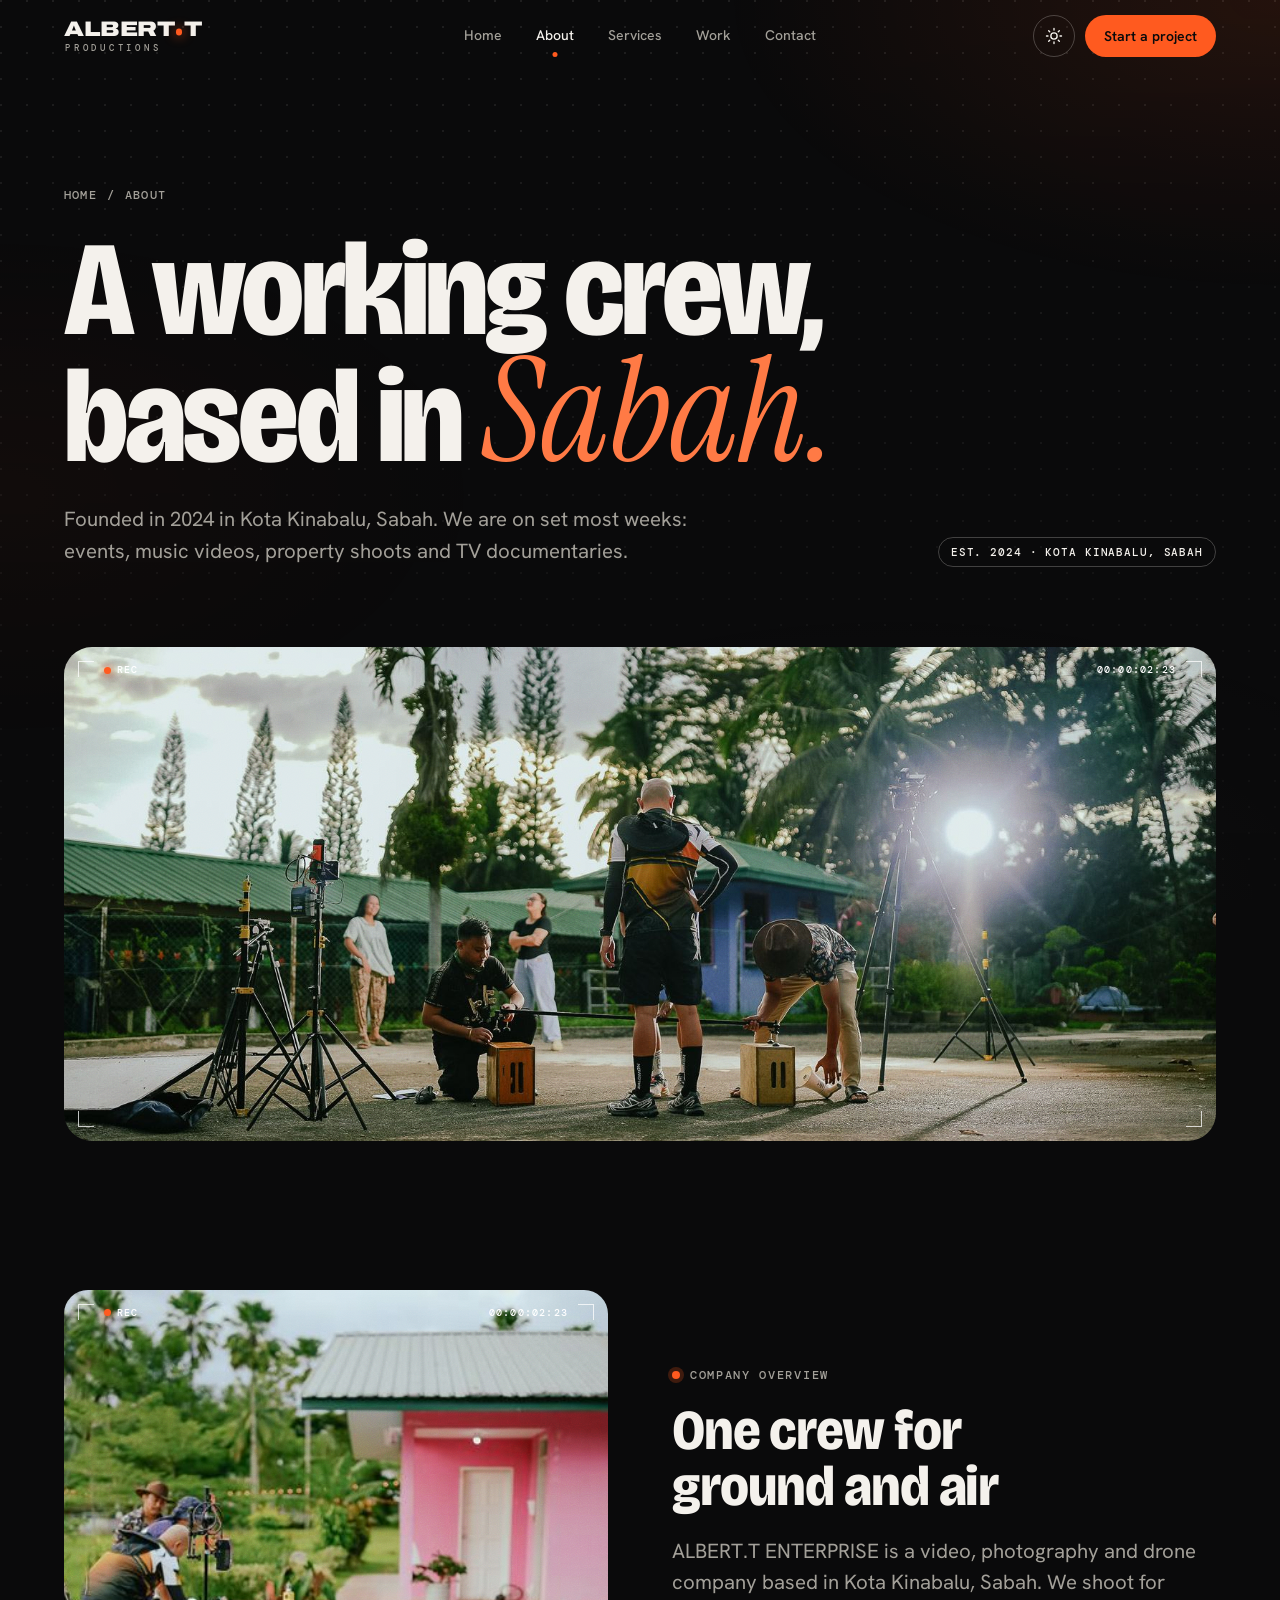
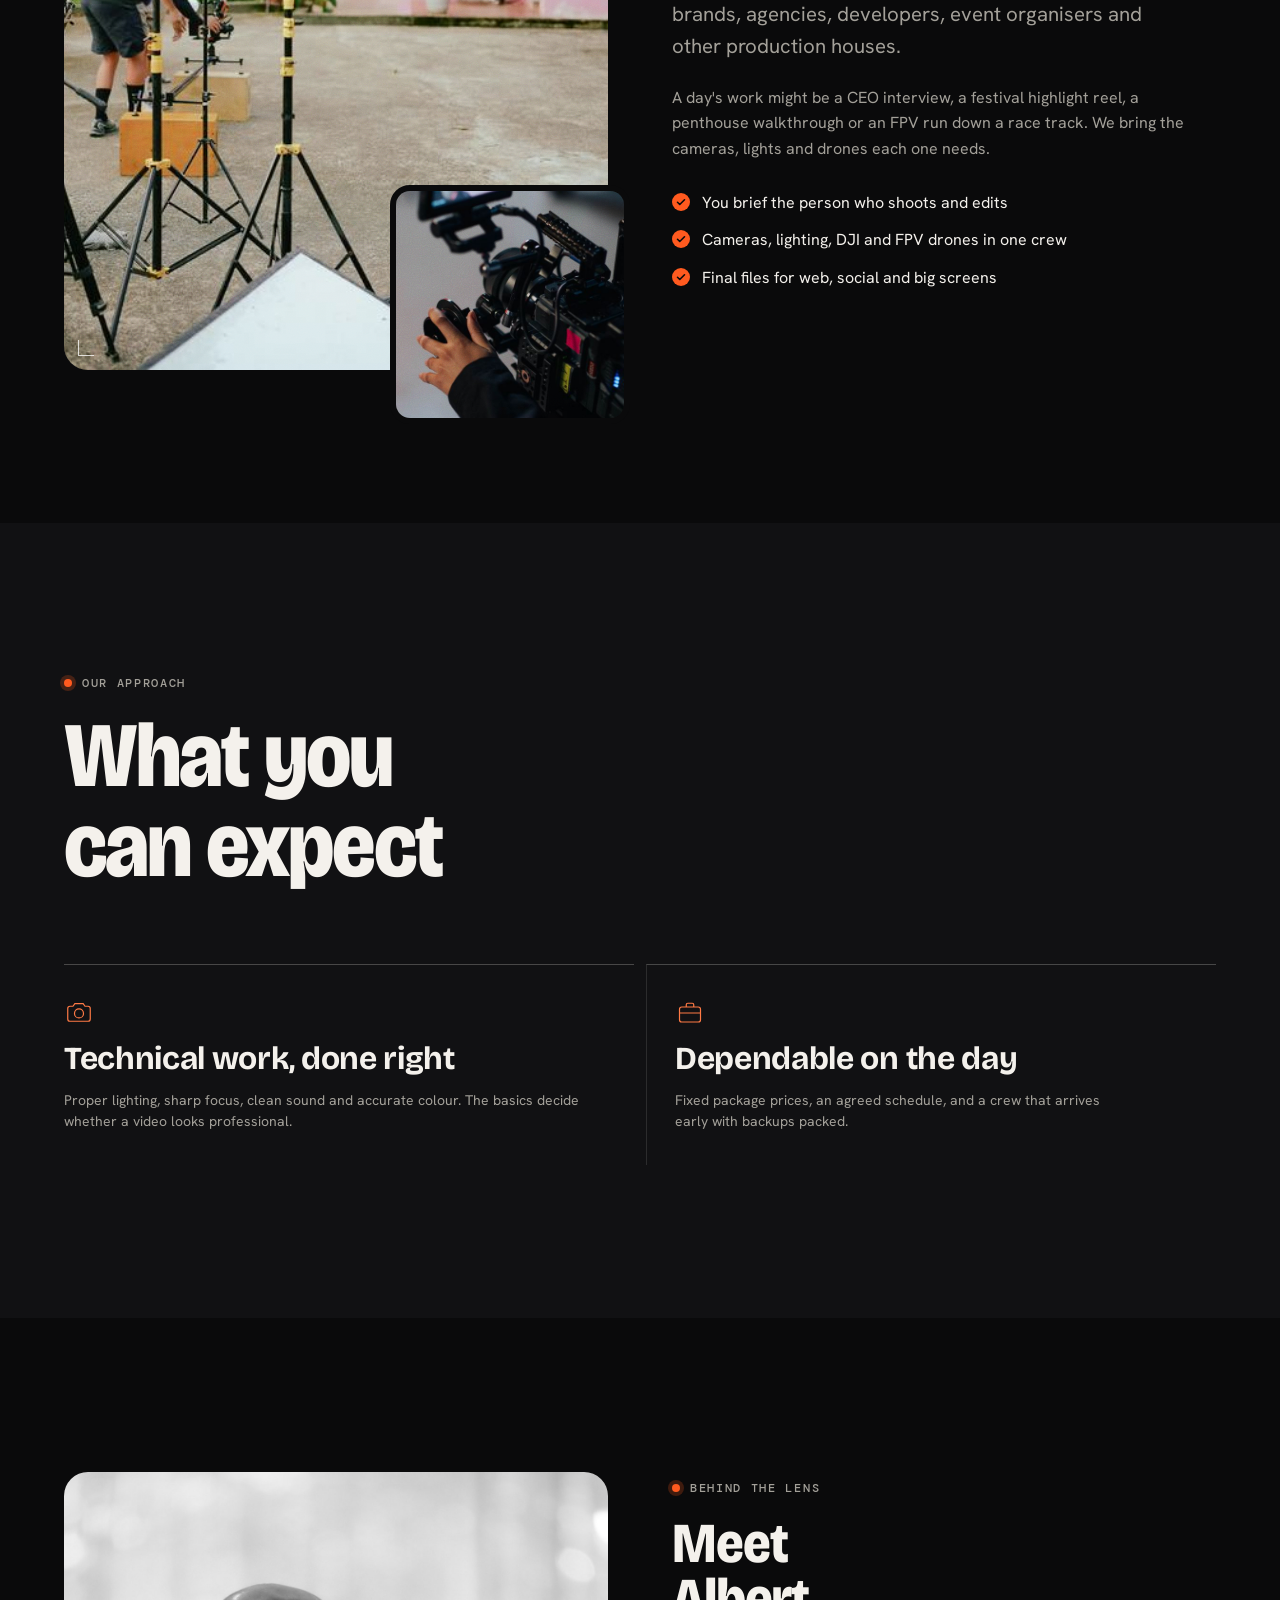
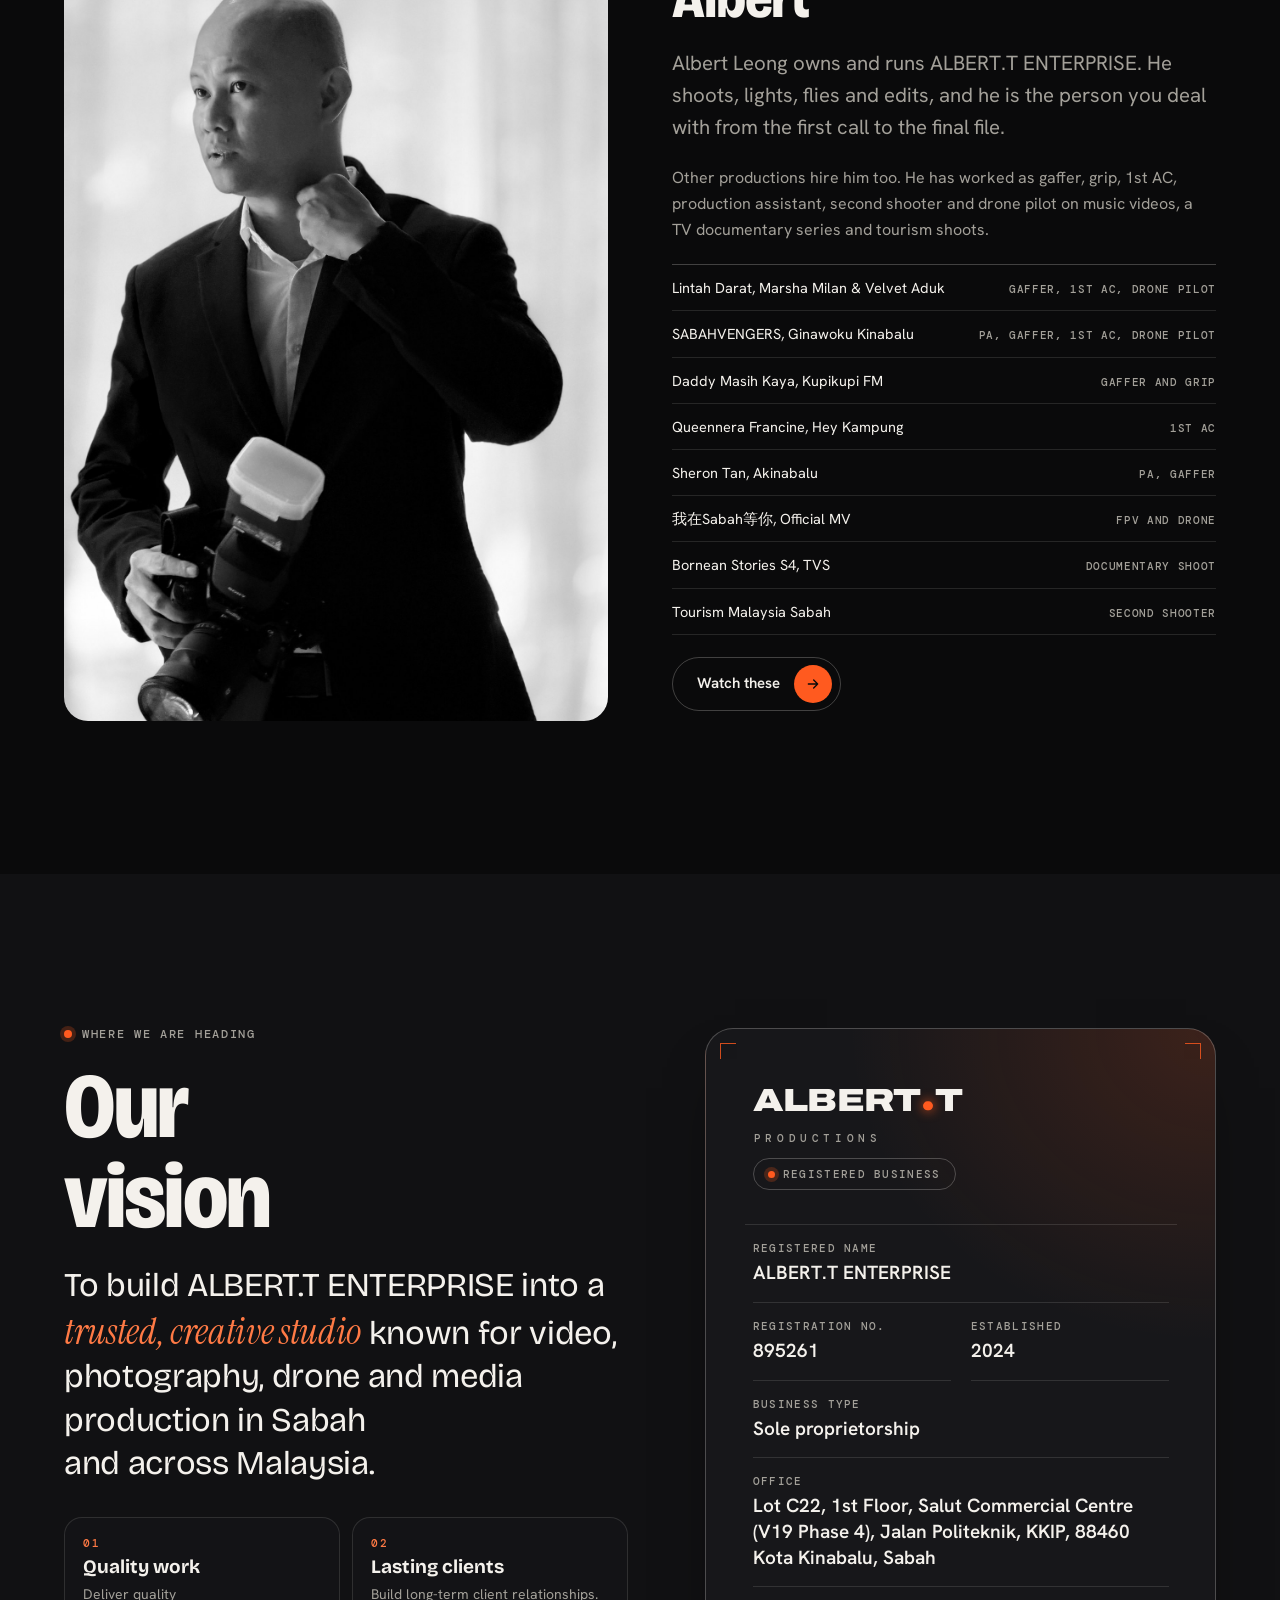
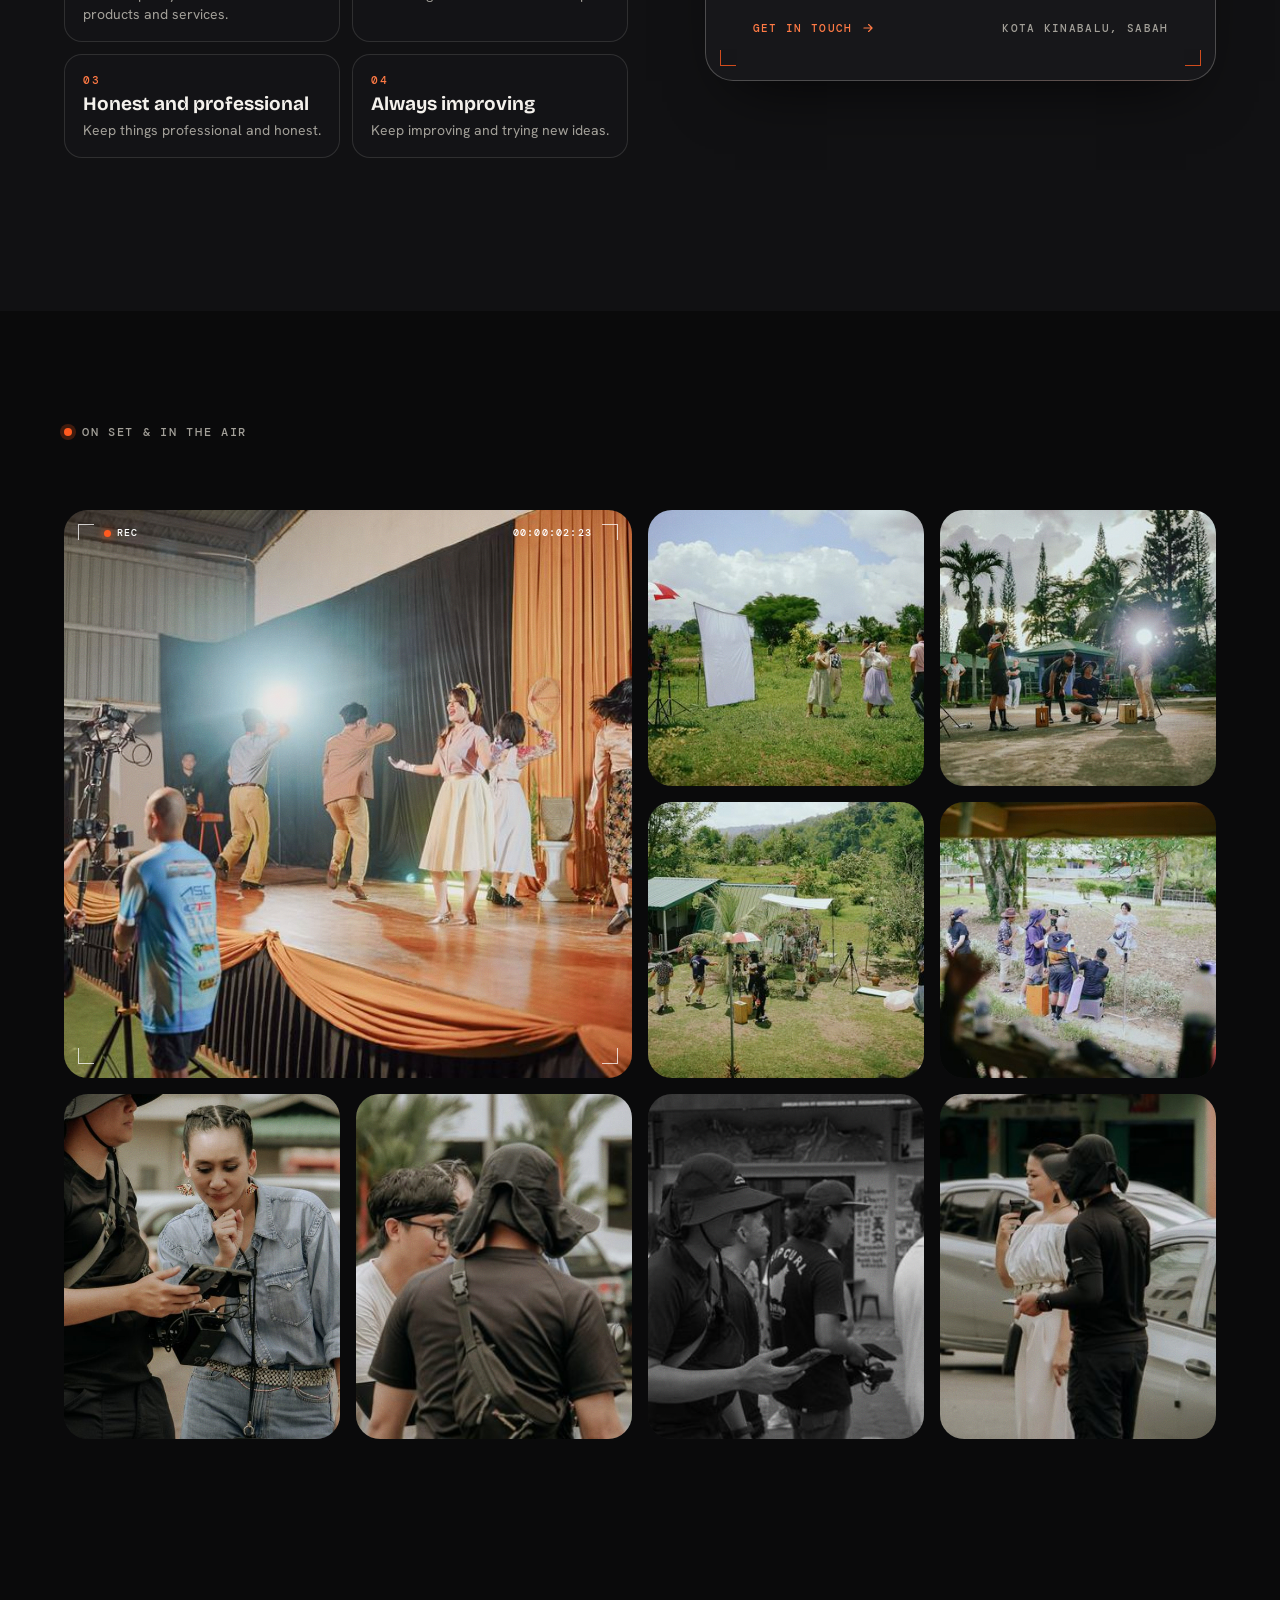
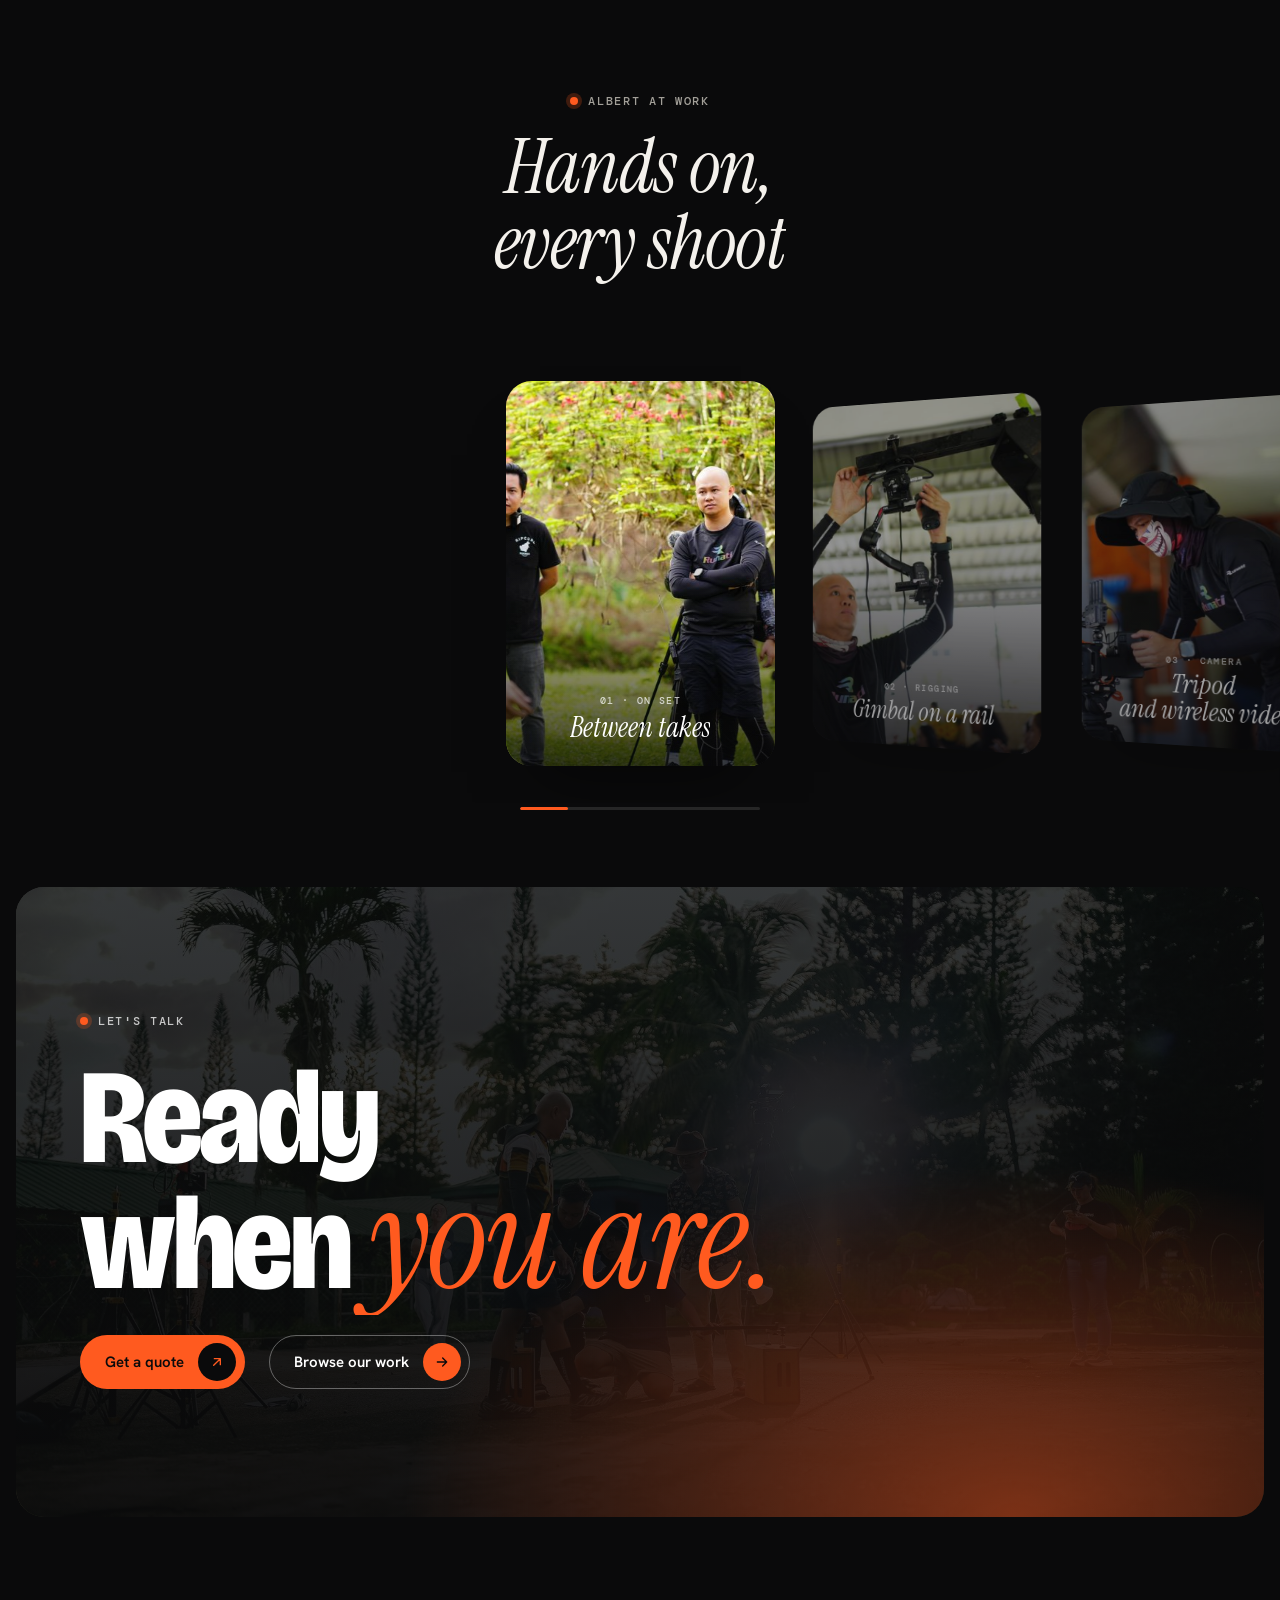
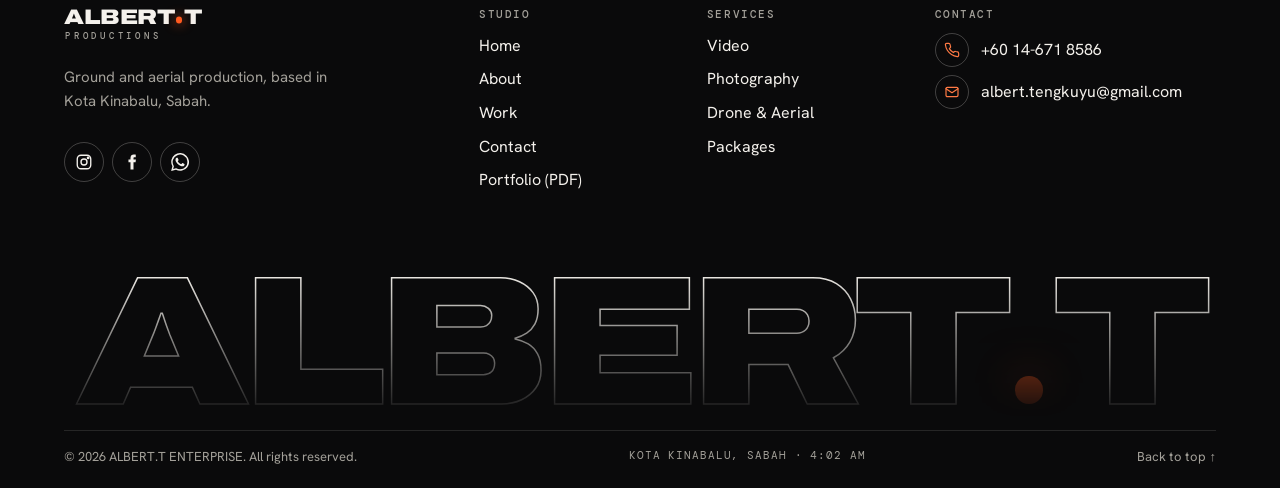
<file: about.html>
<!doctype html>
<html lang="en" data-theme="dark">
<head>
<meta charset="utf-8">
<meta name="viewport" content="width=device-width, initial-scale=1, viewport-fit=cover">
<title>About | ALBERT.T Productions, Kota Kinabalu, Sabah</title>
<meta name="description" content="ALBERT.T Productions is a hands-on video, photo, drone and FPV crew founded in 2024 in Kota Kinabalu, Sabah, led by Albert Leong.">
<meta name="theme-color" content="#0A0A0B">
<meta property="og:type" content="website">
<meta property="og:title" content="About | ALBERT.T Productions, Kota Kinabalu, Sabah">
<meta property="og:description" content="ALBERT.T Productions is a hands-on video, photo, drone and FPV crew founded in 2024 in Kota Kinabalu, Sabah, led by Albert Leong.">
<meta property="og:image" content="https://alberttproductions.com/assets/img/photos/hero-1200.jpg?v=1794991247">
<meta name="twitter:card" content="summary_large_image">
<meta name="twitter:title" content="About | ALBERT.T Productions, Kota Kinabalu, Sabah">
<meta name="twitter:description" content="ALBERT.T Productions is a hands-on video, photo, drone and FPV crew founded in 2024 in Kota Kinabalu, Sabah, led by Albert Leong.">
<meta name="twitter:image" content="https://alberttproductions.com/assets/img/photos/hero-1200.jpg?v=1794991247">
<meta property="og:site_name" content="ALBERT.T Productions">
<meta property="og:locale" content="en_MY">
<meta property="og:url" content="https://alberttproductions.com/about">
<meta property="og:image:alt" content="Albert Leong of ALBERT.T Productions on a film set in Kota Kinabalu, Sabah">
<link rel="canonical" href="https://alberttproductions.com/about">
<meta name="author" content="ALBERT.T Productions">
<meta name="geo.region" content="MY-12">
<meta name="geo.placename" content="Kota Kinabalu, Sabah">
<meta name="robots" content="index, follow, max-image-preview:large, max-snippet:-1, max-video-preview:-1">
<link rel="icon" href="assets/img/favicon.svg" type="image/svg+xml">
<link rel="preload" href="assets/fonts/bricolage.woff2" as="font" type="font/woff2" crossorigin>
<link rel="preload" href="assets/fonts/hanken.woff2" as="font" type="font/woff2" crossorigin>
<link rel="preconnect" href="https://i.ytimg.com">
<link rel="stylesheet" href="assets/css/style.css?v=1794991247">
<script>(function(){var t;try{t=localStorage.getItem("albertt-theme")}catch(e){}document.documentElement.dataset.theme=t||"dark"})();</script>
<script type="application/ld+json">{"@context":"https://schema.org","@graph":[{"@type":"WebPage","url":"https://alberttproductions.com/about","name":"About | ALBERT.T Productions, Kota Kinabalu, Sabah","description":"ALBERT.T Productions is a hands-on video, photo, drone and FPV crew founded in 2024 in Kota Kinabalu, Sabah, led by Albert Leong.","isPartOf":{"@id":"https://alberttproductions.com/#website"},"about":{"@id":"https://alberttproductions.com/#business"}},{"@type":"BreadcrumbList","itemListElement":[{"@type":"ListItem","position":1,"name":"Home","item":"https://alberttproductions.com/"},{"@type":"ListItem","position":2,"name":"About","item":"https://alberttproductions.com/about"}]},{"@type":"Person","@id":"https://alberttproductions.com/about#albert","name":"Albert Leong","jobTitle":"Owner and creative director","worksFor":{"@id":"https://alberttproductions.com/#business"},"image":"https://alberttproductions.com/assets/img/photos/albert-portrait-clean.jpg","address":{"@type":"PostalAddress","addressLocality":"Kota Kinabalu","addressRegion":"Sabah","addressCountry":"MY"}}]}</script>
</head>
<body>
<a class="skip" href="#main">Skip to content</a>
<div class="shutter" aria-hidden="true"><span class="shutter__rec">Rolling</span></div>
<header class="nav">
  <div class="wrap nav__inner">
    <a class="brand" href="./" aria-label="ALBERT.T Productions, home">
      <span class="brand__word">ALBERT<span class="brand__dot"></span>T</span>
      <span class="brand__sub">Productions</span>
    </a>
    <nav class="nav__links" aria-label="Primary"><a class="nav__link" href="./">Home</a><a class="nav__link" href="about" aria-current="page">About</a><a class="nav__link" href="services">Services</a><a class="nav__link" href="work">Work</a><a class="nav__link" href="contact">Contact</a></nav>
    <div class="nav__actions">
      <button class="theme-toggle" type="button" aria-label="Switch to light mode"><svg class="i-sun" width="18" height="18" viewBox="0 0 24 24" fill="none" stroke="currentColor" stroke-width="1.8" stroke-linecap="round" aria-hidden="true"><circle cx="12" cy="12" r="4.2"/><path d="M12 2v2M12 20v2M4.9 4.9l1.4 1.4M17.7 17.7l1.4 1.4M2 12h2M20 12h2M4.9 19.1l1.4-1.4M17.7 6.3l1.4-1.4"/></svg><svg class="i-moon" width="18" height="18" viewBox="0 0 24 24" fill="none" stroke="currentColor" stroke-width="1.8" stroke-linecap="round" stroke-linejoin="round" aria-hidden="true"><path d="M20.5 14.5A8.5 8.5 0 0 1 9.5 3.5a8.5 8.5 0 1 0 11 11z"/></svg></button>
      <a class="btn btn--sm btn--accent nav__cta" href="contact" data-magnetic>Start a project</a>
      <button class="menu-btn" type="button" aria-label="Menu" aria-expanded="false" aria-controls="menu"><span></span><span></span></button>
    </div>
  </div>
</header>
<div class="menu" id="menu" aria-hidden="true">
  <ul class="menu__list"><li><a class="menu__link" style="--i:0" href="./"><small>01</small>Home</a></li><li><a class="menu__link" style="--i:1" href="about" aria-current="page"><small>02</small>About</a></li><li><a class="menu__link" style="--i:2" href="services"><small>03</small>Services</a></li><li><a class="menu__link" style="--i:3" href="work"><small>04</small>Work</a></li><li><a class="menu__link" style="--i:4" href="contact"><small>05</small>Contact</a></li></ul>
  <div class="menu__foot">
    <span class="mono">Get in touch</span>
    <a class="menu__contact" href="tel:+60146718586"><svg width="22" height="22" viewBox="0 0 24 24" fill="none" stroke="currentColor" stroke-width="1.8" stroke-linecap="round" stroke-linejoin="round" aria-hidden="true"><path d="M22 16.9v3a2 2 0 0 1-2.2 2 19.8 19.8 0 0 1-8.6-3.1 19.5 19.5 0 0 1-6-6A19.8 19.8 0 0 1 2.1 4.2 2 2 0 0 1 4.1 2h3a2 2 0 0 1 2 1.7c.1 1 .4 1.9.7 2.8a2 2 0 0 1-.5 2.1L8 9.9a16 16 0 0 0 6 6l1.3-1.3a2 2 0 0 1 2.1-.4c.9.3 1.8.6 2.8.7a2 2 0 0 1 1.7 2z"/></svg>+60 14-671 8586</a>
    <a class="menu__contact" href="mailto:albert.tengkuyu@gmail.com"><svg width="22" height="22" viewBox="0 0 24 24" fill="none" stroke="currentColor" stroke-width="1.8" stroke-linecap="round" stroke-linejoin="round" aria-hidden="true"><rect x="3" y="5" width="18" height="14" rx="2"/><path d="M3 7l9 6 9-6"/></svg>albert.tengkuyu@gmail.com</a>
    <div class="menu__row">
      <a class="btn btn--sm btn--accent" href="https://wa.me/60146718586" target="_blank" rel="noopener">WhatsApp us <svg width="16" height="16" viewBox="0 0 24 24" fill="currentColor" aria-hidden="true"><path d="M17.5 14.4c-.3-.1-1.8-.9-2-1-.3-.1-.5-.1-.7.1-.2.3-.8 1-.9 1.2-.2.2-.3.2-.6.1-.3-.1-1.3-.5-2.4-1.5-.9-.8-1.5-1.8-1.7-2.1-.2-.3 0-.5.1-.6l.4-.5c.1-.2.2-.3.3-.5.1-.2 0-.4 0-.5l-.9-2.2c-.2-.6-.5-.5-.7-.5h-.6c-.2 0-.5.1-.8.4-.3.3-1 1-1 2.5s1.1 2.9 1.2 3.1c.1.2 2.1 3.2 5.1 4.5.7.3 1.3.5 1.7.6.7.2 1.4.2 1.9.1.6-.1 1.8-.7 2-1.4.2-.7.2-1.3.2-1.4-.1-.1-.3-.2-.6-.3zM12 21.8a9.8 9.8 0 0 1-5-1.4l-.4-.2-3.7 1 1-3.6-.2-.4A9.8 9.8 0 1 1 12 21.8zM20.5 3.5A11.8 11.8 0 0 0 1.9 17.7L.2 24l6.4-1.7A11.8 11.8 0 0 0 20.5 3.5z"/></svg></a>
      <div class="socials"><a href="#" aria-label="Instagram"><svg width="18" height="18" viewBox="0 0 24 24" fill="none" stroke="currentColor" stroke-width="1.8" aria-hidden="true"><rect x="3" y="3" width="18" height="18" rx="5"/><circle cx="12" cy="12" r="4"/><circle cx="17.5" cy="6.5" r="1" fill="currentColor"/></svg></a><a href="#" aria-label="Facebook"><svg width="18" height="18" viewBox="0 0 24 24" fill="currentColor" aria-hidden="true"><path d="M14 8.5V6.8c0-.8.2-1.3 1.4-1.3H17V2.2C16.7 2.1 15.6 2 14.4 2 11.8 2 10 3.6 10 6.5v2H7.3v3.7H10V22h4v-9.8h2.8l.4-3.7H14z"/></svg></a></div>
    </div>
  </div>
</div>
<main id="main">
<section class="page-hero">
  <div class="wrap page-hero__inner">
    <nav class="crumbs" aria-label="Breadcrumb"><a href="./">Home</a><span>/</span><span>About</span></nav>
    <h1 class="display" data-split><span class="line">A working crew,</span><span class="line">based&nbsp;in&nbsp;<span class="accent">Sabah.</span></span></h1>
    <div class="page-hero__meta">
      <p class="lead" data-reveal>Founded in 2024 in Kota Kinabalu, Sabah. We are on set most weeks: events, music videos, property shoots and TV documentaries.</p>
      <span class="tag tag--solid" data-reveal>Est. 2024 · Kota Kinabalu, Sabah</span>
    </div>
    <div class="page-hero__banner" data-reveal="clip">
      <div class="frame parallax"><img src="assets/img/photos/light-1200.jpg?v=1794991247" srcset="assets/img/photos/light-480.jpg?v=1794991247 480w, assets/img/photos/light-800.jpg?v=1794991247 800w, assets/img/photos/light-1200.jpg?v=1794991247 1200w, assets/img/photos/light-1800.jpg?v=1794991247 1800w" sizes="100vw" alt="Albert and the crew setting up a film light and camera on location at dusk" loading="lazy" decoding="async"><div class="hud" aria-hidden="true"><i></i><i></i><i></i><i></i><span class="hud__rec">Rec</span><span class="hud__tc" data-timecode>00:00:00:00</span></div></div>
    </div>
  </div>
</section>

<section class="section" style="padding-top:clamp(40px,6vw,80px)">
  <div class="wrap split">
    <div class="split__media" data-reveal>
      <div class="frame"><img src="assets/img/photos/gear-1200.jpg?v=1794991247" srcset="assets/img/photos/gear-480.jpg?v=1794991247 480w, assets/img/photos/gear-800.jpg?v=1794991247 800w, assets/img/photos/gear-1200.jpg?v=1794991247 1200w, assets/img/photos/gear-1800.jpg?v=1794991247 1800w" sizes="(min-width:900px) 45vw, 100vw" alt="Albert setting up light stands and a camera beside a pink house" loading="lazy" decoding="async"><div class="hud" aria-hidden="true"><i></i><i></i><i></i><i></i><span class="hud__rec">Rec</span><span class="hud__tc" data-timecode>00:00:00:00</span></div></div>
      <div class="frame frame--sm" data-reveal="scale" style="--i:2"><img src="assets/img/photos/rig-1200.jpg?v=1794991247" srcset="assets/img/photos/rig-480.jpg?v=1794991247 480w, assets/img/photos/rig-800.jpg?v=1794991247 800w, assets/img/photos/rig-1200.jpg?v=1794991247 1200w, assets/img/photos/rig-1800.jpg?v=1794991247 1800w" sizes="220px" alt="Hand adjusting a camera rig with a monitor" loading="lazy" decoding="async"></div>
    </div>
    <div class="split__body">
      <span class="eyebrow">Company overview</span>
      <h2 class="h2" data-split><span class="line">One crew for</span><span class="line">ground and air</span></h2>
      <p class="lead" data-reveal>ALBERT.T ENTERPRISE is a video, photography and drone company based in Kota Kinabalu, Sabah. We shoot for brands, agencies, developers, event organisers and other production houses.</p>
      <p class="muted" data-reveal>A day's work might be a CEO interview, a festival highlight reel, a penthouse walkthrough or an FPV run down a race track. We bring the cameras, lights and drones each one needs.</p>
      <ul class="ticks" data-stagger>
        <li data-reveal>You brief the person who shoots and edits</li>
        <li data-reveal>Cameras, lighting, DJI and FPV drones in one crew</li>
        <li data-reveal>Final files for web, social and big screens</li>
      </ul>
    </div>
  </div>
</section>

<section class="section" style="background:var(--bg-2)">
  <div class="wrap">
    <div class="s-head">
      <span class="eyebrow">Our approach</span>
      <h2 class="h2" data-split><span class="line">What you</span><span class="line">can expect</span></h2>
    </div>
    <div class="values" data-stagger>
      <article class="value" data-reveal>
        <div class="value__icon"><svg class="type__icon" viewBox="0 0 40 40" fill="none" stroke="currentColor" stroke-width="1.6" aria-hidden="true"><path d="M5 14a3 3 0 0 1 3-3h4l2.5-3.5h11L28 11h4a3 3 0 0 1 3 3v14a3 3 0 0 1-3 3H8a3 3 0 0 1-3-3z"/><circle cx="20" cy="20.5" r="6"/></svg></div>
        <h3 class="h3">Technical work, done right</h3>
        <p class="muted">Proper lighting, sharp focus, clean sound and accurate colour. The basics decide whether a video looks professional.</p>
      </article>
      <article class="value" data-reveal>
        <div class="value__icon"><svg class="type__icon" viewBox="0 0 40 40" fill="none" stroke="currentColor" stroke-width="1.6" aria-hidden="true"><rect x="6" y="12" width="28" height="20" rx="3"/><path d="M15 12V9a2 2 0 0 1 2-2h6a2 2 0 0 1 2 2v3M6 20h28"/></svg></div>
        <h3 class="h3">Dependable on the day</h3>
        <p class="muted">Fixed package prices, an agreed schedule, and a crew that arrives early with backups packed.</p>
      </article>
    </div>
  </div>
</section>

<section class="section" id="owner">
  <div class="wrap split">
    <div class="split__media" data-reveal>
      <div class="frame frame--clean" style="--ar:1282 / 2000"><img src="assets/img/photos/albert-portrait-clean.jpg" alt="Albert Leong, owner and creative director of ALBERT.T Productions" loading="lazy" decoding="async"></div>
    </div>
    <div class="split__body">
      <span class="eyebrow">Behind the lens</span>
      <h2 class="h2" data-split><span class="line">Meet</span><span class="line">Albert</span></h2>
      <p class="lead" data-reveal>Albert Leong owns and runs ALBERT.T ENTERPRISE. He shoots, lights, flies and edits, and he is the person you deal with from the first call to the final file.</p>
      <p class="muted" data-reveal>Other productions hire him too. He has worked as gaffer, grip, 1st AC, production assistant, second shooter and drone pilot on music videos, a TV documentary series and tourism shoots.</p>
      <ul class="credits" data-reveal>
        <li><span>Lintah Darat, Marsha Milan &amp; Velvet Aduk</span><em>Gaffer, 1st AC, drone pilot</em></li>
        <li><span>SABAHVENGERS, Ginawoku Kinabalu</span><em>PA, gaffer, 1st AC, drone pilot</em></li>
        <li><span>Daddy Masih Kaya, Kupikupi FM</span><em>Gaffer and grip</em></li>
        <li><span>Queennera Francine, Hey Kampung</span><em>1st AC</em></li>
        <li><span>Sheron Tan, Akinabalu</span><em>PA, gaffer</em></li>
        <li><span>我在Sabah等你, Official MV</span><em>FPV and drone</em></li>
        <li><span>Bornean Stories S4, TVS</span><em>Documentary shoot</em></li>
        <li><span>Tourism Malaysia Sabah</span><em>Second shooter</em></li>
      </ul>
      <a class="btn" href="work#music" data-reveal>Watch these <span class="btn__icon"><svg width="16" height="16" viewBox="0 0 24 24" fill="none" stroke="currentColor" stroke-width="2" stroke-linecap="round" stroke-linejoin="round" aria-hidden="true"><path d="M5 12h14M13 6l6 6-6 6"/></svg></span></a>
    </div>
  </div>
</section>

<section class="section vision">
  <div class="wrap vision__grid">
    <div class="vision__l">
      <span class="eyebrow">Where we are heading</span>
      <h2 class="h2" data-split><span class="line">Our</span><span class="line">vision</span></h2>
      <p class="vision__lead" data-reveal>To build ALBERT.T ENTERPRISE into a <em>trusted, creative studio</em> known for video, photography, drone and media production in Sabah and across Malaysia.</p>
      <ol class="values" data-stagger>
        <li data-reveal><span>01</span><b>Quality work</b><p>Deliver quality products and services.</p></li>
        <li data-reveal><span>02</span><b>Lasting clients</b><p>Build long-term client relationships.</p></li>
        <li data-reveal><span>03</span><b>Honest and professional</b><p>Keep things professional and honest.</p></li>
        <li data-reveal><span>04</span><b>Always improving</b><p>Keep improving and trying new ideas.</p></li>
      </ol>
    </div>
    <aside class="idcard" data-reveal aria-label="Company details">
      <i class="idcard__c idcard__c--tl"></i><i class="idcard__c idcard__c--tr"></i><i class="idcard__c idcard__c--bl"></i><i class="idcard__c idcard__c--br"></i>
      <div class="idcard__top">
        <div class="idcard__logo"><span class="brand__word">ALBERT<span class="brand__dot"></span>T</span><span class="brand__sub">Productions</span></div>
        <span class="idcard__tag"><i></i>Registered business</span>
      </div>
      <dl class="idcard__facts">
        <div class="wide"><dt>Registered name</dt><dd>ALBERT.T ENTERPRISE</dd></div>
        <div><dt>Registration no.</dt><dd>895261</dd></div>
        <div><dt>Established</dt><dd>2024</dd></div>
        <div class="wide"><dt>Business type</dt><dd>Sole proprietorship</dd></div>
        <div class="wide"><dt>Office</dt><dd>Lot C22, 1st Floor, Salut Commercial Centre (V19 Phase 4), Jalan Politeknik, KKIP, 88460 Kota Kinabalu, Sabah</dd></div>
      </dl>
      <div class="idcard__foot"><a href="contact">Get in touch <svg width="16" height="16" viewBox="0 0 24 24" fill="none" stroke="currentColor" stroke-width="2" stroke-linecap="round" stroke-linejoin="round" aria-hidden="true"><path d="M5 12h14M13 6l6 6-6 6"/></svg></a><span>Kota Kinabalu, Sabah</span></div>
    </aside>
  </div>
</section>

<section class="section" style="padding-top:clamp(64px,9vw,120px)">
  <div class="wrap">
    <div class="s-head"><span class="eyebrow">On set &amp; in the air</span></div>
    <div class="mosaic" data-stagger>
      <div class="frame hover-zoom" data-reveal><img src="assets/img/photos/stage-1200.jpg?v=1794991247" srcset="assets/img/photos/stage-480.jpg?v=1794991247 480w, assets/img/photos/stage-800.jpg?v=1794991247 800w, assets/img/photos/stage-1200.jpg?v=1794991247 1200w, assets/img/photos/stage-1800.jpg?v=1794991247 1800w" sizes="(min-width:900px) 50vw, 100vw" alt="Crew filming dancers on a stage under a film light" loading="lazy" decoding="async"><div class="hud" aria-hidden="true"><i></i><i></i><i></i><i></i><span class="hud__rec">Rec</span><span class="hud__tc" data-timecode>00:00:00:00</span></div></div>
      <div class="frame hover-zoom" data-reveal><img src="assets/img/photos/field-1200.jpg?v=1794991247" srcset="assets/img/photos/field-480.jpg?v=1794991247 480w, assets/img/photos/field-800.jpg?v=1794991247 800w, assets/img/photos/field-1200.jpg?v=1794991247 1200w, assets/img/photos/field-1800.jpg?v=1794991247 1800w" sizes="(min-width:900px) 25vw, 50vw" alt="Crew filming dancers in a field with a diffusion frame" loading="lazy" decoding="async"></div>
      <div class="frame hover-zoom" data-reveal><img src="assets/img/photos/dusk-1200.jpg?v=1794991247" srcset="assets/img/photos/dusk-480.jpg?v=1794991247 480w, assets/img/photos/dusk-800.jpg?v=1794991247 800w, assets/img/photos/dusk-1200.jpg?v=1794991247 1200w, assets/img/photos/dusk-1800.jpg?v=1794991247 1800w" sizes="(min-width:900px) 25vw, 50vw" alt="Crew working under a film light at dusk" loading="lazy" decoding="async"></div>
      <div class="frame hover-zoom" data-reveal><img src="assets/img/photos/top-1200.jpg?v=1794991247" srcset="assets/img/photos/top-480.jpg?v=1794991247 480w, assets/img/photos/top-800.jpg?v=1794991247 800w, assets/img/photos/top-1200.jpg?v=1794991247 1200w, assets/img/photos/top-1800.jpg?v=1794991247 1800w" sizes="(min-width:900px) 25vw, 50vw" alt="High view of a film set in a garden" loading="lazy" decoding="async"></div>
      <div class="frame hover-zoom" data-reveal><img src="assets/img/photos/tent-1200.jpg?v=1794991247" srcset="assets/img/photos/tent-480.jpg?v=1794991247 480w, assets/img/photos/tent-800.jpg?v=1794991247 800w, assets/img/photos/tent-1200.jpg?v=1794991247 1200w, assets/img/photos/tent-1800.jpg?v=1794991247 1800w" sizes="(min-width:900px) 25vw, 50vw" alt="Crew rigging a boom and reflector around the talent" loading="lazy" decoding="async"></div>
    </div>
    <div class="quad" data-stagger>
      <div class="frame hover-zoom" data-reveal><img src="assets/img/photos/denim-1200.jpg?v=1794991247" srcset="assets/img/photos/denim-480.jpg?v=1794991247 480w, assets/img/photos/denim-800.jpg?v=1794991247 800w, assets/img/photos/denim-1200.jpg?v=1794991247 1200w, assets/img/photos/denim-1800.jpg?v=1794991247 1800w" sizes="(min-width:900px) 25vw, 50vw" alt="Crew member checking a camera monitor on set" loading="lazy" decoding="async"></div>
      <div class="frame hover-zoom" data-reveal><img src="assets/img/photos/back-1200.jpg?v=1794991247" srcset="assets/img/photos/back-480.jpg?v=1794991247 480w, assets/img/photos/back-800.jpg?v=1794991247 800w, assets/img/photos/back-1200.jpg?v=1794991247 1200w, assets/img/photos/back-1800.jpg?v=1794991247 1800w" sizes="(min-width:900px) 25vw, 50vw" alt="Two crew members talking before a take" loading="lazy" decoding="async"></div>
      <div class="frame hover-zoom" data-reveal><img src="assets/img/photos/street-1200.jpg?v=1794991247" srcset="assets/img/photos/street-480.jpg?v=1794991247 480w, assets/img/photos/street-800.jpg?v=1794991247 800w, assets/img/photos/street-1200.jpg?v=1794991247 1200w, assets/img/photos/street-1800.jpg?v=1794991247 1800w" sizes="(min-width:900px) 25vw, 50vw" alt="Black and white shot of the crew walking through a Kota Kinabalu street" loading="lazy" decoding="async"></div>
      <div class="frame hover-zoom" data-reveal><img src="assets/img/photos/white-1200.jpg?v=1794991247" srcset="assets/img/photos/white-480.jpg?v=1794991247 480w, assets/img/photos/white-800.jpg?v=1794991247 800w, assets/img/photos/white-1200.jpg?v=1794991247 1200w, assets/img/photos/white-1800.jpg?v=1794991247 1800w" sizes="(min-width:900px) 25vw, 50vw" alt="Crew guiding talent on a street shoot" loading="lazy" decoding="async"></div>
    </div>
  </div>
</section>

<section class="section cs cs--3d" aria-labelledby="cs-h">
  <div class="wrap">
    <div class="s-head">
      <span class="eyebrow">Albert at work</span>
      <div class="s-head__row">
        <h2 class="h2" id="cs-h" data-split><span class="line">Hands on,</span><span class="line">every&nbsp;shoot</span></h2>
        <div class="cs__nav"><button type="button" class="row__btn" data-dir="-1" aria-label="Previous photo"><svg width="18" height="18" viewBox="0 0 24 24" fill="none" stroke="currentColor" stroke-width="2" stroke-linecap="round" stroke-linejoin="round" aria-hidden="true"><path d="M19 12H5M11 6l-6 6 6 6"/></svg></button><button type="button" class="row__btn" data-dir="1" aria-label="Next photo"><svg width="16" height="16" viewBox="0 0 24 24" fill="none" stroke="currentColor" stroke-width="2" stroke-linecap="round" stroke-linejoin="round" aria-hidden="true"><path d="M5 12h14M13 6l6 6-6 6"/></svg></button></div>
      </div>
    </div>
  </div>
  <div class="cs__track-wrap">
    <ul class="cs__track" data-cslider>
        <li class="cs__card"><figure><div class="cs__art"><img src="assets/img/photos/garden2-1200.jpg?v=1794991247" srcset="assets/img/photos/garden2-480.jpg?v=1794991247 480w, assets/img/photos/garden2-800.jpg?v=1794991247 800w, assets/img/photos/garden2-1200.jpg?v=1794991247 1200w, assets/img/photos/garden2-1800.jpg?v=1794991247 1800w" sizes="(min-width:900px) 40vw, 80vw" alt="Albert on set with the crew between takes" loading="lazy" decoding="async"></div><figcaption><small>01 · On set</small><b>Between takes</b></figcaption></figure></li>
        <li class="cs__card"><figure><div class="cs__art"><img src="assets/img/photos/gimbal-1200.jpg?v=1794991247" srcset="assets/img/photos/gimbal-480.jpg?v=1794991247 480w, assets/img/photos/gimbal-800.jpg?v=1794991247 800w, assets/img/photos/gimbal-1200.jpg?v=1794991247 1200w, assets/img/photos/gimbal-1800.jpg?v=1794991247 1800w" sizes="(min-width:900px) 40vw, 80vw" alt="Albert checking a gimbal on an overhead rail" loading="lazy" decoding="async"></div><figcaption><small>02 · Rigging</small><b>Gimbal on a rail</b></figcaption></figure></li>
        <li class="cs__card"><figure><div class="cs__art"><img src="assets/img/photos/arcam-1200.jpg?v=1794991247" srcset="assets/img/photos/arcam-480.jpg?v=1794991247 480w, assets/img/photos/arcam-800.jpg?v=1794991247 800w, assets/img/photos/arcam-1200.jpg?v=1794991247 1200w, assets/img/photos/arcam-1800.jpg?v=1794991247 1800w" sizes="(min-width:900px) 40vw, 80vw" alt="Operator on a fluid-head tripod rig with monitor and wireless video" loading="lazy" decoding="async"></div><figcaption><small>03 · Camera</small><b>Tripod and wireless video</b></figcaption></figure></li>
        <li class="cs__card"><figure><div class="cs__art"><img src="assets/img/photos/jib-1200.jpg?v=1794991247" srcset="assets/img/photos/jib-480.jpg?v=1794991247 480w, assets/img/photos/jib-800.jpg?v=1794991247 800w, assets/img/photos/jib-1200.jpg?v=1794991247 1200w, assets/img/photos/jib-1800.jpg?v=1794991247 1800w" sizes="(min-width:900px) 40vw, 80vw" alt="Albert calling a take beside a jib arm" loading="lazy" decoding="async"></div><figcaption><small>04 · Grip</small><b>Jib arm, garden set</b></figcaption></figure></li>
        <li class="cs__card"><figure><div class="cs__art"><img src="assets/img/photos/tripod-1200.jpg?v=1794991247" srcset="assets/img/photos/tripod-480.jpg?v=1794991247 480w, assets/img/photos/tripod-800.jpg?v=1794991247 800w, assets/img/photos/tripod-1200.jpg?v=1794991247 1200w, assets/img/photos/tripod-1800.jpg?v=1794991247 1800w" sizes="(min-width:900px) 40vw, 80vw" alt="Albert and the camera team lining up a shot" loading="lazy" decoding="async"></div><figcaption><small>05 · Crew</small><b>Lining up the shot</b></figcaption></figure></li>
        <li class="cs__card"><figure><div class="cs__art"><img src="assets/img/photos/garden-1200.jpg?v=1794991247" srcset="assets/img/photos/garden-480.jpg?v=1794991247 480w, assets/img/photos/garden-800.jpg?v=1794991247 800w, assets/img/photos/garden-1200.jpg?v=1794991247 1200w, assets/img/photos/garden-1800.jpg?v=1794991247 1800w" sizes="(min-width:900px) 40vw, 80vw" alt="Albert in a briefing with cast and crew" loading="lazy" decoding="async"></div><figcaption><small>06 · Briefing</small><b>Before the take</b></figcaption></figure></li>
    </ul>
  </div>
  <div class="wrap"><div class="cs__bar" aria-hidden="true"><i></i></div></div>
</section>

<section class="cta" aria-labelledby="cta-h">
  <img src="assets/img/photos/dusk2-1200.jpg?v=1794991247" srcset="assets/img/photos/dusk2-480.jpg?v=1794991247 480w, assets/img/photos/dusk2-800.jpg?v=1794991247 800w, assets/img/photos/dusk2-1200.jpg?v=1794991247 1200w, assets/img/photos/dusk2-1800.jpg?v=1794991247 1800w" sizes="100vw" alt="Crew setting up a shot beside a film light at dusk" loading="lazy" decoding="async">
  <div class="wrap cta__inner">
    <span class="eyebrow" style="color:rgba(255,255,255,.75)">Let's talk</span>
    <h2 class="display cta__title" id="cta-h" data-split><span class="line">Ready</span><span class="line">when&nbsp;<em>you&nbsp;are.</em></span></h2>
    <div class="cta__row" data-reveal>
      <a class="btn btn--accent" href="contact" data-magnetic>Get a quote <span class="btn__icon"><svg width="16" height="16" viewBox="0 0 24 24" fill="none" stroke="currentColor" stroke-width="2" stroke-linecap="round" stroke-linejoin="round" aria-hidden="true"><path d="M7 17L17 7M8 7h9v9"/></svg></span></a>
      <a class="btn btn--ghost-light" href="work">Browse our work <span class="btn__icon"><svg width="16" height="16" viewBox="0 0 24 24" fill="none" stroke="currentColor" stroke-width="2" stroke-linecap="round" stroke-linejoin="round" aria-hidden="true"><path d="M5 12h14M13 6l6 6-6 6"/></svg></span></a>
    </div>
  </div>
</section>
</main>
<footer class="footer">
  <div class="wrap">
    <div class="footer__grid">
      <div class="footer__brand">
        <div class="footer__top">
          <a class="brand" href="./" aria-label="ALBERT.T Productions, home"><span class="brand__word">ALBERT<span class="brand__dot"></span>T</span><span class="brand__sub">Productions</span></a>
          <div class="socials">
            <a href="#" aria-label="Instagram"><svg width="18" height="18" viewBox="0 0 24 24" fill="none" stroke="currentColor" stroke-width="1.8" aria-hidden="true"><rect x="3" y="3" width="18" height="18" rx="5"/><circle cx="12" cy="12" r="4"/><circle cx="17.5" cy="6.5" r="1" fill="currentColor"/></svg></a>
            <a href="#" aria-label="Facebook"><svg width="18" height="18" viewBox="0 0 24 24" fill="currentColor" aria-hidden="true"><path d="M14 8.5V6.8c0-.8.2-1.3 1.4-1.3H17V2.2C16.7 2.1 15.6 2 14.4 2 11.8 2 10 3.6 10 6.5v2H7.3v3.7H10V22h4v-9.8h2.8l.4-3.7H14z"/></svg></a>
            <a href="https://wa.me/60146718586" target="_blank" rel="noopener" aria-label="WhatsApp"><svg width="18" height="18" viewBox="0 0 24 24" fill="currentColor" aria-hidden="true"><path d="M17.5 14.4c-.3-.1-1.8-.9-2-1-.3-.1-.5-.1-.7.1-.2.3-.8 1-.9 1.2-.2.2-.3.2-.6.1-.3-.1-1.3-.5-2.4-1.5-.9-.8-1.5-1.8-1.7-2.1-.2-.3 0-.5.1-.6l.4-.5c.1-.2.2-.3.3-.5.1-.2 0-.4 0-.5l-.9-2.2c-.2-.6-.5-.5-.7-.5h-.6c-.2 0-.5.1-.8.4-.3.3-1 1-1 2.5s1.1 2.9 1.2 3.1c.1.2 2.1 3.2 5.1 4.5.7.3 1.3.5 1.7.6.7.2 1.4.2 1.9.1.6-.1 1.8-.7 2-1.4.2-.7.2-1.3.2-1.4-.1-.1-.3-.2-.6-.3zM12 21.8a9.8 9.8 0 0 1-5-1.4l-.4-.2-3.7 1 1-3.6-.2-.4A9.8 9.8 0 1 1 12 21.8zM20.5 3.5A11.8 11.8 0 0 0 1.9 17.7L.2 24l6.4-1.7A11.8 11.8 0 0 0 20.5 3.5z"/></svg></a>
          </div>
        </div>
        <p class="footer__blurb">Ground and aerial production, based in Kota Kinabalu, Sabah.</p>
      </div>
      <div class="footer__col">
        <h4>Studio</h4>
        <ul><li><a href="./">Home</a></li><li><a href="about">About</a></li><li><a href="work">Work</a></li><li><a href="contact">Contact</a></li><li><a href="ALBERT.T-Productions-Portfolio-2026.pdf" download>Portfolio (PDF)</a></li></ul>
      </div>
      <div class="footer__col">
        <h4>Services</h4>
        <ul><li><a href="services#video">Video</a></li><li><a href="services#photo">Photography</a></li><li><a href="services#drone">Drone &amp; Aerial</a></li><li><a href="services#packages">Packages</a></li></ul>
      </div>
      <div class="footer__col footer__col--wide">
        <h4>Contact</h4>
        <ul>
          <li><a class="footer__ct" href="tel:+60146718586"><span class="footer__ci"><svg width="22" height="22" viewBox="0 0 24 24" fill="none" stroke="currentColor" stroke-width="1.8" stroke-linecap="round" stroke-linejoin="round" aria-hidden="true"><path d="M22 16.9v3a2 2 0 0 1-2.2 2 19.8 19.8 0 0 1-8.6-3.1 19.5 19.5 0 0 1-6-6A19.8 19.8 0 0 1 2.1 4.2 2 2 0 0 1 4.1 2h3a2 2 0 0 1 2 1.7c.1 1 .4 1.9.7 2.8a2 2 0 0 1-.5 2.1L8 9.9a16 16 0 0 0 6 6l1.3-1.3a2 2 0 0 1 2.1-.4c.9.3 1.8.6 2.8.7a2 2 0 0 1 1.7 2z"/></svg></span>+60 14-671 8586</a></li>
          <li><a class="footer__ct" href="mailto:albert.tengkuyu@gmail.com"><span class="footer__ci"><svg width="22" height="22" viewBox="0 0 24 24" fill="none" stroke="currentColor" stroke-width="1.8" stroke-linecap="round" stroke-linejoin="round" aria-hidden="true"><rect x="3" y="5" width="18" height="14" rx="2"/><path d="M3 7l9 6 9-6"/></svg></span>albert.tengkuyu@gmail.com</a></li>
        </ul>
      </div>
    </div>
    <div class="footer__word" data-fit aria-hidden="true">ALBERT<span class="bigdot"></span>T</div>
    <div class="footer__bar">
      <span>&copy; <span data-year>2026</span> ALBERT.T ENTERPRISE. All rights reserved.</span>
      <span class="mono">Kota Kinabalu, Sabah · <span data-clock>--</span></span>
      <a href="#main" class="link-u">Back to top ↑</a>
    </div>
  </div>
</footer>
<div class="modal" id="videoModal" role="dialog" aria-modal="true" aria-label="Video player">
  <div class="modal__bg"></div>
  <div class="modal__box"><button class="modal__close" type="button" aria-label="Close video"><svg width="18" height="18" viewBox="0 0 24 24" fill="none" stroke="currentColor" stroke-width="2" stroke-linecap="round" aria-hidden="true"><path d="M6 6l12 12M18 6L6 18"/></svg></button><div class="modal__slot"></div><div class="modal__cap"><strong></strong><span></span><a class="modal__alt" target="_blank" rel="noopener" hidden>Video not playing? Open in Google Drive</a></div></div>
</div>
<script src="assets/js/main.js?v=1794991247" defer></script>
</body>
</html>
</file>
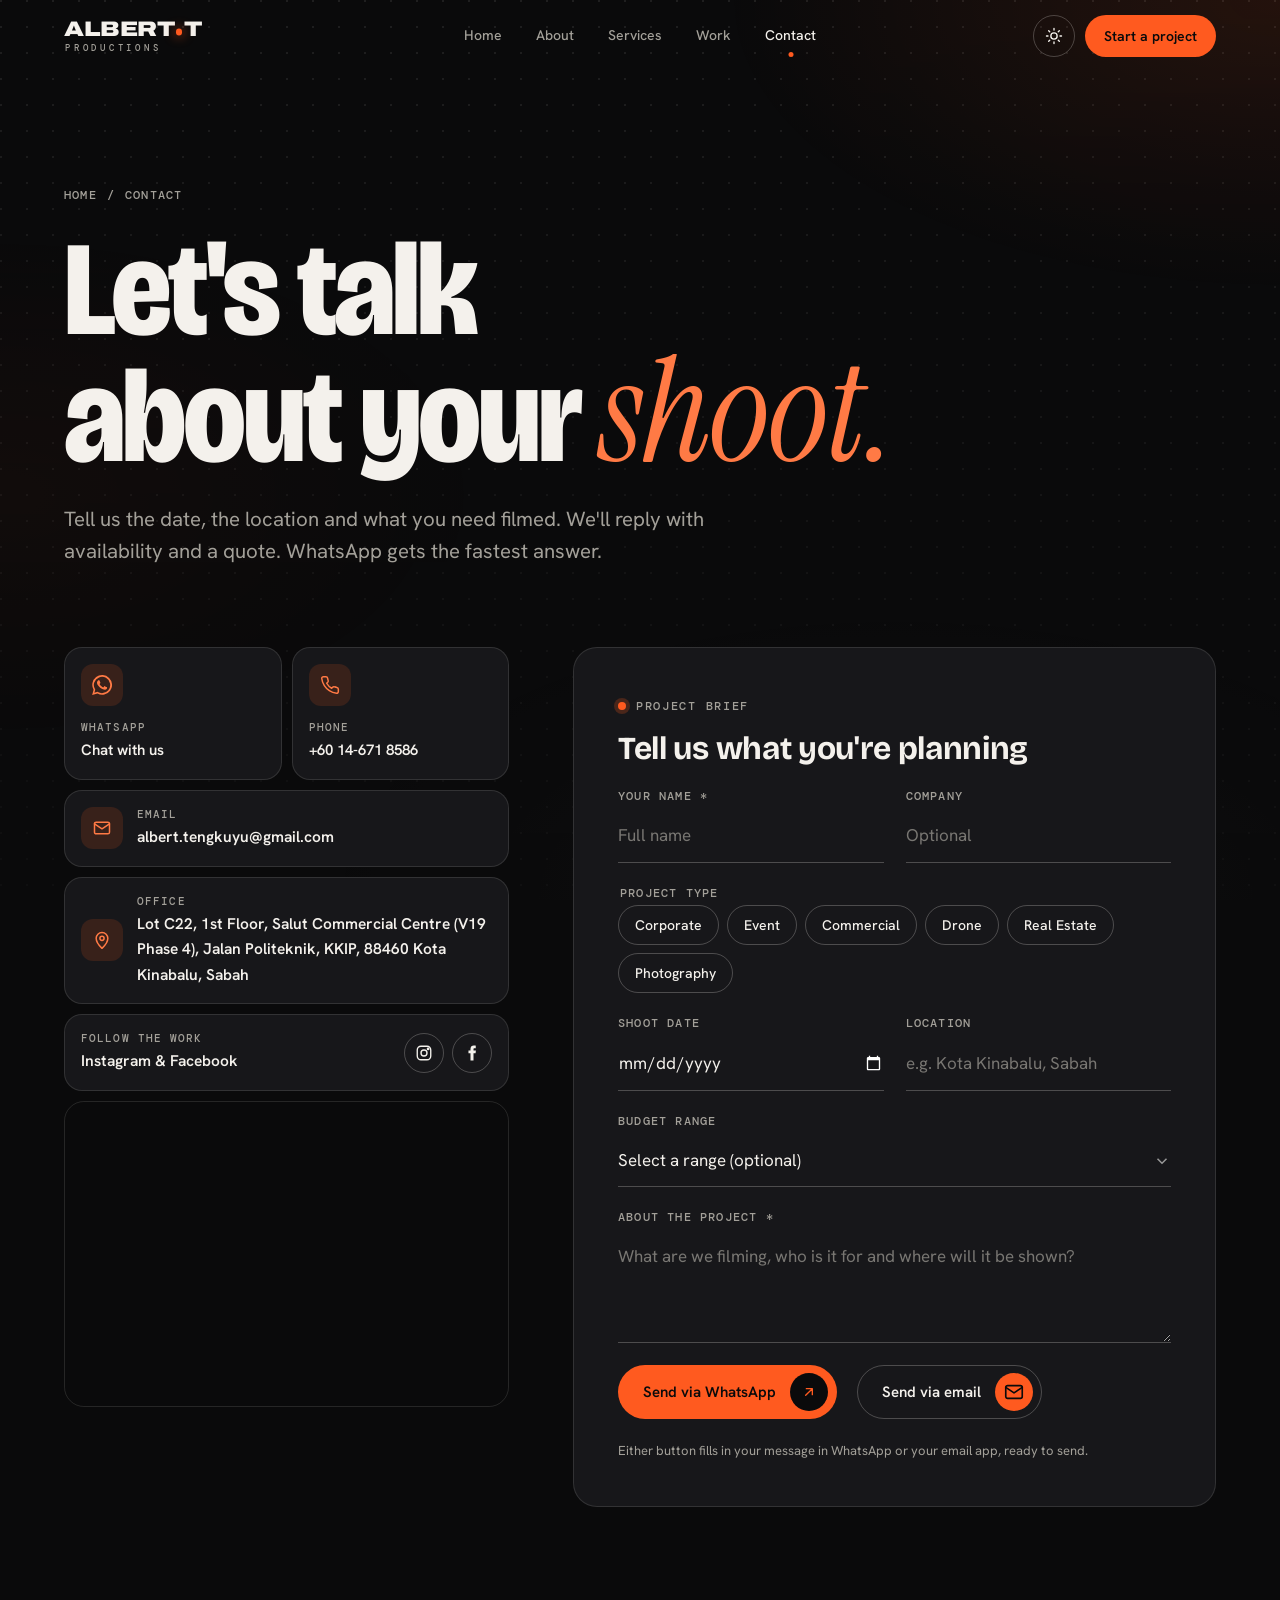
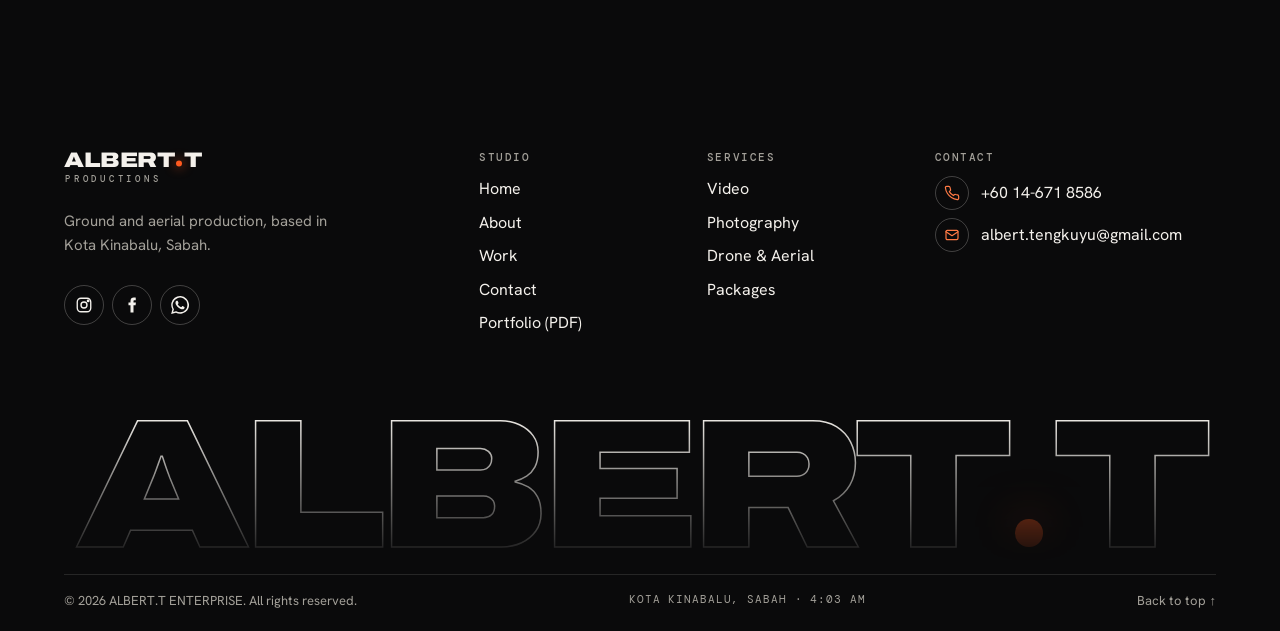
<file: contact.html>
<!doctype html>
<html lang="en" data-theme="dark">
<head>
<meta charset="utf-8">
<meta name="viewport" content="width=device-width, initial-scale=1, viewport-fit=cover">
<title>Contact | ALBERT.T Productions, Kota Kinabalu, Sabah</title>
<meta name="description" content="Get a quote for video, photography or drone work in Kota Kinabalu, Sabah. Call, WhatsApp or email ALBERT.T Productions.">
<meta name="theme-color" content="#0A0A0B">
<meta property="og:type" content="website">
<meta property="og:title" content="Contact | ALBERT.T Productions, Kota Kinabalu, Sabah">
<meta property="og:description" content="Get a quote for video, photography or drone work in Kota Kinabalu, Sabah. Call, WhatsApp or email ALBERT.T Productions.">
<meta property="og:image" content="https://alberttproductions.com/assets/img/photos/hero-1200.jpg?v=1794991247">
<meta name="twitter:card" content="summary_large_image">
<meta name="twitter:title" content="Contact | ALBERT.T Productions, Kota Kinabalu, Sabah">
<meta name="twitter:description" content="Get a quote for video, photography or drone work in Kota Kinabalu, Sabah. Call, WhatsApp or email ALBERT.T Productions.">
<meta name="twitter:image" content="https://alberttproductions.com/assets/img/photos/hero-1200.jpg?v=1794991247">
<meta property="og:site_name" content="ALBERT.T Productions">
<meta property="og:locale" content="en_MY">
<meta property="og:url" content="https://alberttproductions.com/contact">
<meta property="og:image:alt" content="Albert Leong of ALBERT.T Productions on a film set in Kota Kinabalu, Sabah">
<link rel="canonical" href="https://alberttproductions.com/contact">
<meta name="author" content="ALBERT.T Productions">
<meta name="geo.region" content="MY-12">
<meta name="geo.placename" content="Kota Kinabalu, Sabah">
<meta name="robots" content="index, follow, max-image-preview:large, max-snippet:-1, max-video-preview:-1">
<link rel="icon" href="assets/img/favicon.svg" type="image/svg+xml">
<link rel="preload" href="assets/fonts/bricolage.woff2" as="font" type="font/woff2" crossorigin>
<link rel="preload" href="assets/fonts/hanken.woff2" as="font" type="font/woff2" crossorigin>
<link rel="preconnect" href="https://i.ytimg.com">
<link rel="stylesheet" href="assets/css/style.css?v=1794991247">
<script>(function(){var t;try{t=localStorage.getItem("albertt-theme")}catch(e){}document.documentElement.dataset.theme=t||"dark"})();</script>
<script type="application/ld+json">{"@context":"https://schema.org","@graph":[{"@type":"ContactPage","url":"https://alberttproductions.com/contact","name":"Contact | ALBERT.T Productions, Kota Kinabalu, Sabah","description":"Get a quote for video, photography or drone work in Kota Kinabalu, Sabah. Call, WhatsApp or email ALBERT.T Productions.","isPartOf":{"@id":"https://alberttproductions.com/#website"},"about":{"@id":"https://alberttproductions.com/#business"}},{"@type":"BreadcrumbList","itemListElement":[{"@type":"ListItem","position":1,"name":"Home","item":"https://alberttproductions.com/"},{"@type":"ListItem","position":2,"name":"Contact","item":"https://alberttproductions.com/contact"}]}]}</script>
</head>
<body>
<a class="skip" href="#main">Skip to content</a>
<div class="shutter" aria-hidden="true"><span class="shutter__rec">Rolling</span></div>
<header class="nav">
  <div class="wrap nav__inner">
    <a class="brand" href="./" aria-label="ALBERT.T Productions, home">
      <span class="brand__word">ALBERT<span class="brand__dot"></span>T</span>
      <span class="brand__sub">Productions</span>
    </a>
    <nav class="nav__links" aria-label="Primary"><a class="nav__link" href="./">Home</a><a class="nav__link" href="about">About</a><a class="nav__link" href="services">Services</a><a class="nav__link" href="work">Work</a><a class="nav__link" href="contact" aria-current="page">Contact</a></nav>
    <div class="nav__actions">
      <button class="theme-toggle" type="button" aria-label="Switch to light mode"><svg class="i-sun" width="18" height="18" viewBox="0 0 24 24" fill="none" stroke="currentColor" stroke-width="1.8" stroke-linecap="round" aria-hidden="true"><circle cx="12" cy="12" r="4.2"/><path d="M12 2v2M12 20v2M4.9 4.9l1.4 1.4M17.7 17.7l1.4 1.4M2 12h2M20 12h2M4.9 19.1l1.4-1.4M17.7 6.3l1.4-1.4"/></svg><svg class="i-moon" width="18" height="18" viewBox="0 0 24 24" fill="none" stroke="currentColor" stroke-width="1.8" stroke-linecap="round" stroke-linejoin="round" aria-hidden="true"><path d="M20.5 14.5A8.5 8.5 0 0 1 9.5 3.5a8.5 8.5 0 1 0 11 11z"/></svg></button>
      <a class="btn btn--sm btn--accent nav__cta" href="contact" data-magnetic>Start a project</a>
      <button class="menu-btn" type="button" aria-label="Menu" aria-expanded="false" aria-controls="menu"><span></span><span></span></button>
    </div>
  </div>
</header>
<div class="menu" id="menu" aria-hidden="true">
  <ul class="menu__list"><li><a class="menu__link" style="--i:0" href="./"><small>01</small>Home</a></li><li><a class="menu__link" style="--i:1" href="about"><small>02</small>About</a></li><li><a class="menu__link" style="--i:2" href="services"><small>03</small>Services</a></li><li><a class="menu__link" style="--i:3" href="work"><small>04</small>Work</a></li><li><a class="menu__link" style="--i:4" href="contact" aria-current="page"><small>05</small>Contact</a></li></ul>
  <div class="menu__foot">
    <span class="mono">Get in touch</span>
    <a class="menu__contact" href="tel:+60146718586"><svg width="22" height="22" viewBox="0 0 24 24" fill="none" stroke="currentColor" stroke-width="1.8" stroke-linecap="round" stroke-linejoin="round" aria-hidden="true"><path d="M22 16.9v3a2 2 0 0 1-2.2 2 19.8 19.8 0 0 1-8.6-3.1 19.5 19.5 0 0 1-6-6A19.8 19.8 0 0 1 2.1 4.2 2 2 0 0 1 4.1 2h3a2 2 0 0 1 2 1.7c.1 1 .4 1.9.7 2.8a2 2 0 0 1-.5 2.1L8 9.9a16 16 0 0 0 6 6l1.3-1.3a2 2 0 0 1 2.1-.4c.9.3 1.8.6 2.8.7a2 2 0 0 1 1.7 2z"/></svg>+60 14-671 8586</a>
    <a class="menu__contact" href="mailto:albert.tengkuyu@gmail.com"><svg width="22" height="22" viewBox="0 0 24 24" fill="none" stroke="currentColor" stroke-width="1.8" stroke-linecap="round" stroke-linejoin="round" aria-hidden="true"><rect x="3" y="5" width="18" height="14" rx="2"/><path d="M3 7l9 6 9-6"/></svg>albert.tengkuyu@gmail.com</a>
    <div class="menu__row">
      <a class="btn btn--sm btn--accent" href="https://wa.me/60146718586" target="_blank" rel="noopener">WhatsApp us <svg width="16" height="16" viewBox="0 0 24 24" fill="currentColor" aria-hidden="true"><path d="M17.5 14.4c-.3-.1-1.8-.9-2-1-.3-.1-.5-.1-.7.1-.2.3-.8 1-.9 1.2-.2.2-.3.2-.6.1-.3-.1-1.3-.5-2.4-1.5-.9-.8-1.5-1.8-1.7-2.1-.2-.3 0-.5.1-.6l.4-.5c.1-.2.2-.3.3-.5.1-.2 0-.4 0-.5l-.9-2.2c-.2-.6-.5-.5-.7-.5h-.6c-.2 0-.5.1-.8.4-.3.3-1 1-1 2.5s1.1 2.9 1.2 3.1c.1.2 2.1 3.2 5.1 4.5.7.3 1.3.5 1.7.6.7.2 1.4.2 1.9.1.6-.1 1.8-.7 2-1.4.2-.7.2-1.3.2-1.4-.1-.1-.3-.2-.6-.3zM12 21.8a9.8 9.8 0 0 1-5-1.4l-.4-.2-3.7 1 1-3.6-.2-.4A9.8 9.8 0 1 1 12 21.8zM20.5 3.5A11.8 11.8 0 0 0 1.9 17.7L.2 24l6.4-1.7A11.8 11.8 0 0 0 20.5 3.5z"/></svg></a>
      <div class="socials"><a href="#" aria-label="Instagram"><svg width="18" height="18" viewBox="0 0 24 24" fill="none" stroke="currentColor" stroke-width="1.8" aria-hidden="true"><rect x="3" y="3" width="18" height="18" rx="5"/><circle cx="12" cy="12" r="4"/><circle cx="17.5" cy="6.5" r="1" fill="currentColor"/></svg></a><a href="#" aria-label="Facebook"><svg width="18" height="18" viewBox="0 0 24 24" fill="currentColor" aria-hidden="true"><path d="M14 8.5V6.8c0-.8.2-1.3 1.4-1.3H17V2.2C16.7 2.1 15.6 2 14.4 2 11.8 2 10 3.6 10 6.5v2H7.3v3.7H10V22h4v-9.8h2.8l.4-3.7H14z"/></svg></a></div>
    </div>
  </div>
</div>
<main id="main">
<section class="page-hero" style="padding-bottom:clamp(28px,4vw,48px)">
  <div class="wrap page-hero__inner">
    <nav class="crumbs" aria-label="Breadcrumb"><a href="./">Home</a><span>/</span><span>Contact</span></nav>
    <h1 class="display" data-split><span class="line">Let's talk</span><span class="line">about&nbsp;your&nbsp;<span class="accent">shoot.</span></span></h1>
    <p class="lead" data-reveal>Tell us the date, the location and what you need filmed. We'll reply with availability and a quote. WhatsApp gets the fastest answer.</p>
  </div>
</section>

<section class="section" style="padding-top:clamp(16px,3vw,32px)">
  <div class="wrap contact">
    <div class="info-cards" data-stagger>
      <a class="info-card info-card--half" href="https://wa.me/60146718586" target="_blank" rel="noopener" data-reveal><span class="info-card__icon"><svg width="22" height="22" viewBox="0 0 24 24" fill="currentColor" aria-hidden="true"><path d="M17.5 14.4c-.3-.1-1.8-.9-2-1-.3-.1-.5-.1-.7.1-.2.3-.8 1-.9 1.2-.2.2-.3.2-.6.1-.3-.1-1.3-.5-2.4-1.5-.9-.8-1.5-1.8-1.7-2.1-.2-.3 0-.5.1-.6l.4-.5c.1-.2.2-.3.3-.5.1-.2 0-.4 0-.5l-.9-2.2c-.2-.6-.5-.5-.7-.5h-.6c-.2 0-.5.1-.8.4-.3.3-1 1-1 2.5s1.1 2.9 1.2 3.1c.1.2 2.1 3.2 5.1 4.5.7.3 1.3.5 1.7.6.7.2 1.4.2 1.9.1.6-.1 1.8-.7 2-1.4.2-.7.2-1.3.2-1.4-.1-.1-.3-.2-.6-.3zM12 21.8a9.8 9.8 0 0 1-5-1.4l-.4-.2-3.7 1 1-3.6-.2-.4A9.8 9.8 0 1 1 12 21.8zM20.5 3.5A11.8 11.8 0 0 0 1.9 17.7L.2 24l6.4-1.7A11.8 11.8 0 0 0 20.5 3.5z"/></svg></span><span><small>WhatsApp</small><strong>Chat with us</strong></span></a>
      <a class="info-card info-card--half" href="tel:+60146718586" data-reveal><span class="info-card__icon"><svg width="22" height="22" viewBox="0 0 24 24" fill="none" stroke="currentColor" stroke-width="1.8" stroke-linecap="round" stroke-linejoin="round" aria-hidden="true"><path d="M22 16.9v3a2 2 0 0 1-2.2 2 19.8 19.8 0 0 1-8.6-3.1 19.5 19.5 0 0 1-6-6A19.8 19.8 0 0 1 2.1 4.2 2 2 0 0 1 4.1 2h3a2 2 0 0 1 2 1.7c.1 1 .4 1.9.7 2.8a2 2 0 0 1-.5 2.1L8 9.9a16 16 0 0 0 6 6l1.3-1.3a2 2 0 0 1 2.1-.4c.9.3 1.8.6 2.8.7a2 2 0 0 1 1.7 2z"/></svg></span><span><small>Phone</small><strong>+60 14-671 8586</strong></span></a>
      <a class="info-card" href="mailto:albert.tengkuyu@gmail.com" data-reveal><span class="info-card__icon"><svg width="22" height="22" viewBox="0 0 24 24" fill="none" stroke="currentColor" stroke-width="1.8" stroke-linecap="round" stroke-linejoin="round" aria-hidden="true"><rect x="3" y="5" width="18" height="14" rx="2"/><path d="M3 7l9 6 9-6"/></svg></span><span><small>Email</small><strong>albert.tengkuyu@gmail.com</strong></span></a>
      <a class="info-card" href="https://www.google.com/maps/search/?api=1&query=Salut+Commercial+Centre+V19+Phase+4+Jalan+Politeknik+KKIP+Kota+Kinabalu+Sabah" target="_blank" rel="noopener" data-reveal><span class="info-card__icon"><svg width="22" height="22" viewBox="0 0 24 24" fill="none" stroke="currentColor" stroke-width="1.8" stroke-linecap="round" stroke-linejoin="round" aria-hidden="true"><path d="M12 22s7-6.3 7-12a7 7 0 0 0-14 0c0 5.7 7 12 7 12z"/><circle cx="12" cy="10" r="2.5"/></svg></span><span><small>Office</small><strong>Lot C22, 1st Floor, Salut Commercial Centre (V19 Phase 4), Jalan Politeknik, KKIP, 88460 Kota Kinabalu, Sabah</strong></span></a>
      <div class="info-card" data-reveal style="justify-content:space-between"><span><small>Follow the work</small><strong>Instagram &amp; Facebook</strong></span><span class="socials" style="margin:0"><a href="#" aria-label="Instagram"><svg width="18" height="18" viewBox="0 0 24 24" fill="none" stroke="currentColor" stroke-width="1.8" aria-hidden="true"><rect x="3" y="3" width="18" height="18" rx="5"/><circle cx="12" cy="12" r="4"/><circle cx="17.5" cy="6.5" r="1" fill="currentColor"/></svg></a><a href="#" aria-label="Facebook"><svg width="18" height="18" viewBox="0 0 24 24" fill="currentColor" aria-hidden="true"><path d="M14 8.5V6.8c0-.8.2-1.3 1.4-1.3H17V2.2C16.7 2.1 15.6 2 14.4 2 11.8 2 10 3.6 10 6.5v2H7.3v3.7H10V22h4v-9.8h2.8l.4-3.7H14z"/></svg></a></span></div>
      <div class="map" data-reveal><iframe title="Map of Kota Kinabalu, Sabah" loading="lazy" referrerpolicy="no-referrer-when-downgrade" src="https://www.google.com/maps?q=Salut+Commercial+Centre+V19+Phase+4+Kota+Kinabalu+Sabah&z=15&output=embed"></iframe></div>
    </div>

    <form class="form" id="enquiry" novalidate data-reveal>
      <div>
        <span class="eyebrow">Project brief</span>
        <h2 class="h3" style="margin-top:14px">Tell us what you're planning</h2>
      </div>
      <div class="form__row form__row--2">
        <div class="field"><label for="f-name">Your name *</label><input id="f-name" name="name" autocomplete="name" placeholder="Full name" required></div>
        <div class="field"><label for="f-company">Company</label><input id="f-company" name="company" autocomplete="organization" placeholder="Optional"></div>
      </div>
      <fieldset class="field">
        <legend>Project type</legend>
        <div class="pick">
          <input type="checkbox" id="t1" name="type" value="Corporate video"><label for="t1">Corporate</label>
          <input type="checkbox" id="t2" name="type" value="Event video"><label for="t2">Event</label>
          <input type="checkbox" id="t3" name="type" value="Commercial"><label for="t3">Commercial</label>
          <input type="checkbox" id="t4" name="type" value="Drone / aerial"><label for="t4">Drone</label>
          <input type="checkbox" id="t5" name="type" value="Real estate"><label for="t5">Real Estate</label>
          <input type="checkbox" id="t6" name="type" value="Photography"><label for="t6">Photography</label>
        </div>
      </fieldset>
      <div class="form__row form__row--2">
        <div class="field"><label for="f-date">Shoot date</label><input id="f-date" name="date" type="date"></div>
        <div class="field"><label for="f-loc">Location</label><input id="f-loc" name="location" placeholder="e.g. Kota Kinabalu, Sabah"></div>
      </div>
      <div class="field">
        <label for="f-budget">Budget range</label>
        <select id="f-budget" name="budget">
          <option value="">Select a range (optional)</option>
          <option>Below RM 2,000</option>
          <option>RM 2,000 to RM 5,000</option>
          <option>RM 5,000 to RM 10,000</option>
          <option>Above RM 10,000</option>
          <option>Not sure yet</option>
        </select>
      </div>
      <div class="field"><label for="f-msg">About the project *</label><textarea id="f-msg" name="message" placeholder="What are we filming, who is it for and where will it be shown?" required></textarea></div>
      <div class="form__actions">
        <button class="btn btn--accent" type="submit" data-magnetic>Send via WhatsApp <span class="btn__icon"><svg width="16" height="16" viewBox="0 0 24 24" fill="none" stroke="currentColor" stroke-width="2" stroke-linecap="round" stroke-linejoin="round" aria-hidden="true"><path d="M7 17L17 7M8 7h9v9"/></svg></span></button>
        <button class="btn" type="button" id="sendEmail">Send via email <span class="btn__icon"><svg width="22" height="22" viewBox="0 0 24 24" fill="none" stroke="currentColor" stroke-width="1.8" stroke-linecap="round" stroke-linejoin="round" aria-hidden="true"><rect x="3" y="5" width="18" height="14" rx="2"/><path d="M3 7l9 6 9-6"/></svg></span></button>
      </div>
      <p class="form__note">Either button fills in your message in WhatsApp or your email app, ready to send.</p>
    </form>
  </div>
</section>
</main>
<footer class="footer">
  <div class="wrap">
    <div class="footer__grid">
      <div class="footer__brand">
        <div class="footer__top">
          <a class="brand" href="./" aria-label="ALBERT.T Productions, home"><span class="brand__word">ALBERT<span class="brand__dot"></span>T</span><span class="brand__sub">Productions</span></a>
          <div class="socials">
            <a href="#" aria-label="Instagram"><svg width="18" height="18" viewBox="0 0 24 24" fill="none" stroke="currentColor" stroke-width="1.8" aria-hidden="true"><rect x="3" y="3" width="18" height="18" rx="5"/><circle cx="12" cy="12" r="4"/><circle cx="17.5" cy="6.5" r="1" fill="currentColor"/></svg></a>
            <a href="#" aria-label="Facebook"><svg width="18" height="18" viewBox="0 0 24 24" fill="currentColor" aria-hidden="true"><path d="M14 8.5V6.8c0-.8.2-1.3 1.4-1.3H17V2.2C16.7 2.1 15.6 2 14.4 2 11.8 2 10 3.6 10 6.5v2H7.3v3.7H10V22h4v-9.8h2.8l.4-3.7H14z"/></svg></a>
            <a href="https://wa.me/60146718586" target="_blank" rel="noopener" aria-label="WhatsApp"><svg width="18" height="18" viewBox="0 0 24 24" fill="currentColor" aria-hidden="true"><path d="M17.5 14.4c-.3-.1-1.8-.9-2-1-.3-.1-.5-.1-.7.1-.2.3-.8 1-.9 1.2-.2.2-.3.2-.6.1-.3-.1-1.3-.5-2.4-1.5-.9-.8-1.5-1.8-1.7-2.1-.2-.3 0-.5.1-.6l.4-.5c.1-.2.2-.3.3-.5.1-.2 0-.4 0-.5l-.9-2.2c-.2-.6-.5-.5-.7-.5h-.6c-.2 0-.5.1-.8.4-.3.3-1 1-1 2.5s1.1 2.9 1.2 3.1c.1.2 2.1 3.2 5.1 4.5.7.3 1.3.5 1.7.6.7.2 1.4.2 1.9.1.6-.1 1.8-.7 2-1.4.2-.7.2-1.3.2-1.4-.1-.1-.3-.2-.6-.3zM12 21.8a9.8 9.8 0 0 1-5-1.4l-.4-.2-3.7 1 1-3.6-.2-.4A9.8 9.8 0 1 1 12 21.8zM20.5 3.5A11.8 11.8 0 0 0 1.9 17.7L.2 24l6.4-1.7A11.8 11.8 0 0 0 20.5 3.5z"/></svg></a>
          </div>
        </div>
        <p class="footer__blurb">Ground and aerial production, based in Kota Kinabalu, Sabah.</p>
      </div>
      <div class="footer__col">
        <h4>Studio</h4>
        <ul><li><a href="./">Home</a></li><li><a href="about">About</a></li><li><a href="work">Work</a></li><li><a href="contact">Contact</a></li><li><a href="ALBERT.T-Productions-Portfolio-2026.pdf" download>Portfolio (PDF)</a></li></ul>
      </div>
      <div class="footer__col">
        <h4>Services</h4>
        <ul><li><a href="services#video">Video</a></li><li><a href="services#photo">Photography</a></li><li><a href="services#drone">Drone &amp; Aerial</a></li><li><a href="services#packages">Packages</a></li></ul>
      </div>
      <div class="footer__col footer__col--wide">
        <h4>Contact</h4>
        <ul>
          <li><a class="footer__ct" href="tel:+60146718586"><span class="footer__ci"><svg width="22" height="22" viewBox="0 0 24 24" fill="none" stroke="currentColor" stroke-width="1.8" stroke-linecap="round" stroke-linejoin="round" aria-hidden="true"><path d="M22 16.9v3a2 2 0 0 1-2.2 2 19.8 19.8 0 0 1-8.6-3.1 19.5 19.5 0 0 1-6-6A19.8 19.8 0 0 1 2.1 4.2 2 2 0 0 1 4.1 2h3a2 2 0 0 1 2 1.7c.1 1 .4 1.9.7 2.8a2 2 0 0 1-.5 2.1L8 9.9a16 16 0 0 0 6 6l1.3-1.3a2 2 0 0 1 2.1-.4c.9.3 1.8.6 2.8.7a2 2 0 0 1 1.7 2z"/></svg></span>+60 14-671 8586</a></li>
          <li><a class="footer__ct" href="mailto:albert.tengkuyu@gmail.com"><span class="footer__ci"><svg width="22" height="22" viewBox="0 0 24 24" fill="none" stroke="currentColor" stroke-width="1.8" stroke-linecap="round" stroke-linejoin="round" aria-hidden="true"><rect x="3" y="5" width="18" height="14" rx="2"/><path d="M3 7l9 6 9-6"/></svg></span>albert.tengkuyu@gmail.com</a></li>
        </ul>
      </div>
    </div>
    <div class="footer__word" data-fit aria-hidden="true">ALBERT<span class="bigdot"></span>T</div>
    <div class="footer__bar">
      <span>&copy; <span data-year>2026</span> ALBERT.T ENTERPRISE. All rights reserved.</span>
      <span class="mono">Kota Kinabalu, Sabah · <span data-clock>--</span></span>
      <a href="#main" class="link-u">Back to top ↑</a>
    </div>
  </div>
</footer>
<div class="modal" id="videoModal" role="dialog" aria-modal="true" aria-label="Video player">
  <div class="modal__bg"></div>
  <div class="modal__box"><button class="modal__close" type="button" aria-label="Close video"><svg width="18" height="18" viewBox="0 0 24 24" fill="none" stroke="currentColor" stroke-width="2" stroke-linecap="round" aria-hidden="true"><path d="M6 6l12 12M18 6L6 18"/></svg></button><div class="modal__slot"></div><div class="modal__cap"><strong></strong><span></span><a class="modal__alt" target="_blank" rel="noopener" hidden>Video not playing? Open in Google Drive</a></div></div>
</div>
<script src="assets/js/main.js?v=1794991247" defer></script>
</body>
</html>
</file>
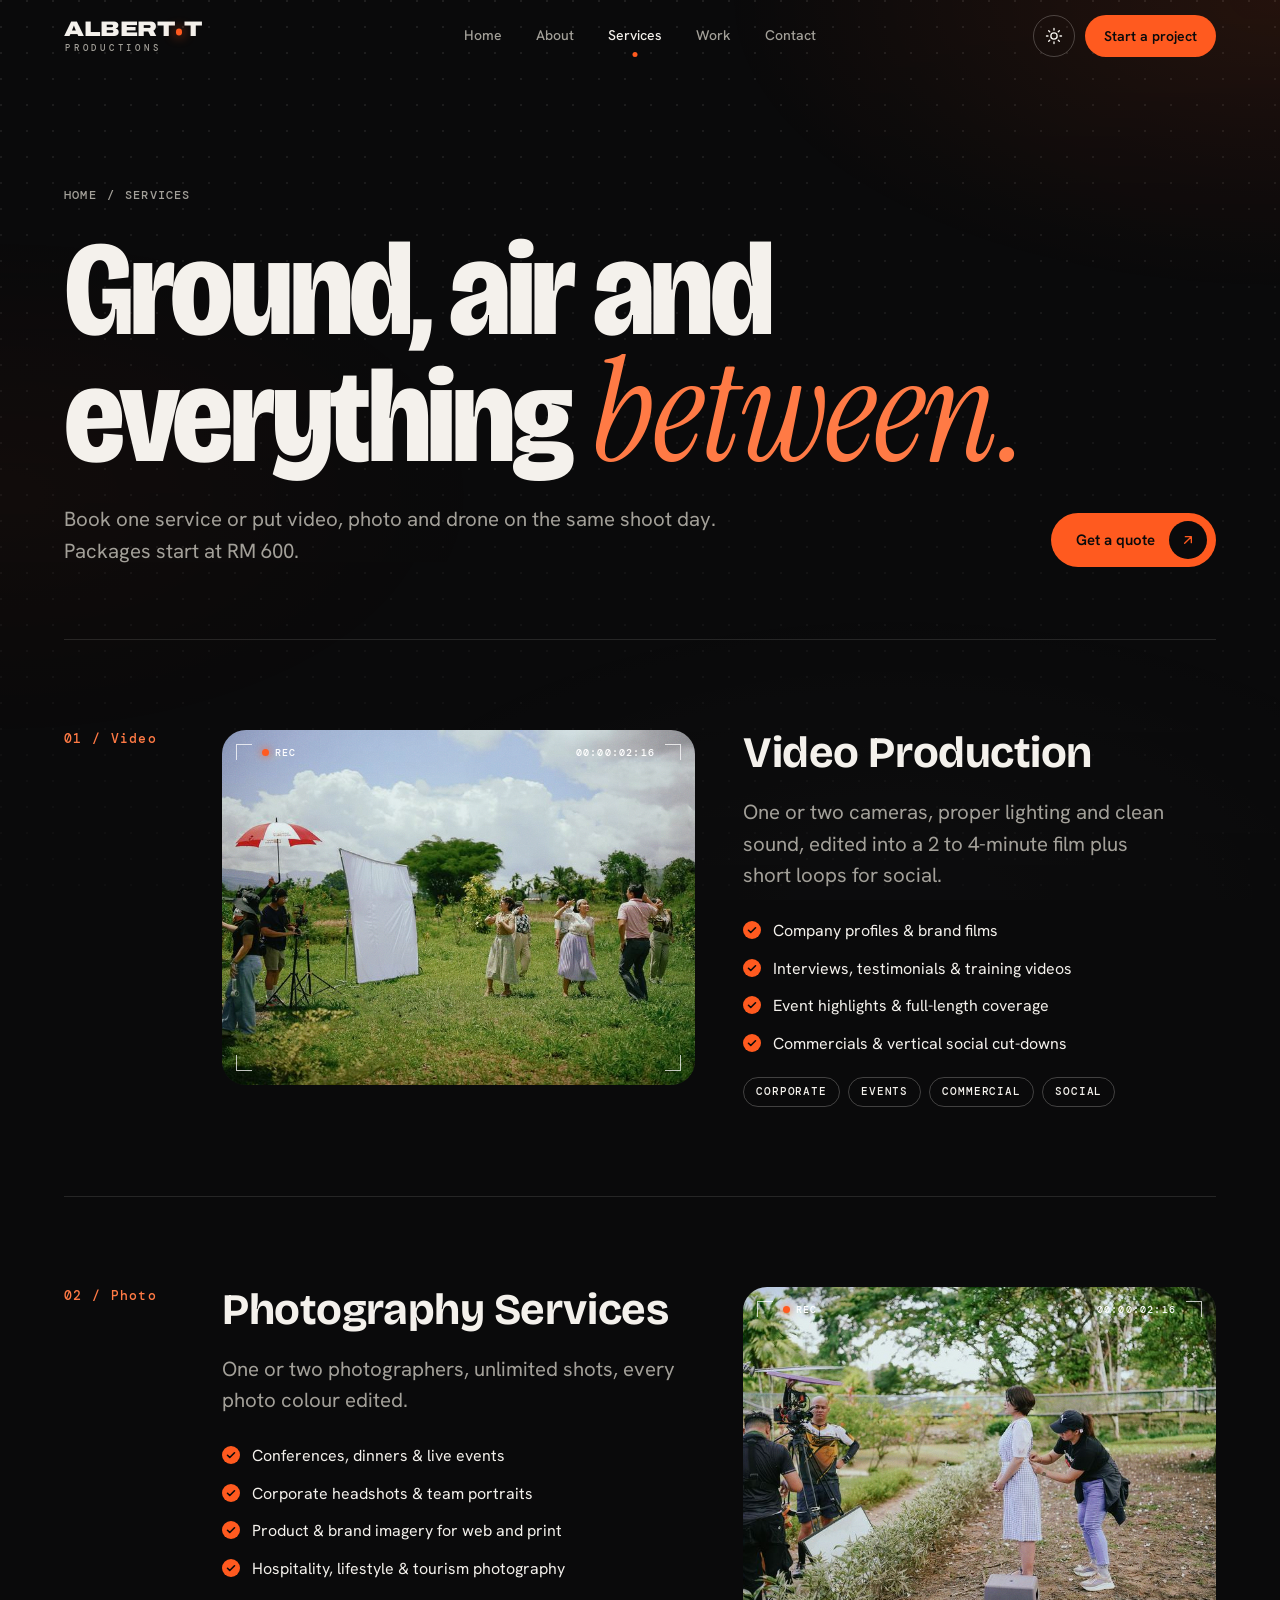
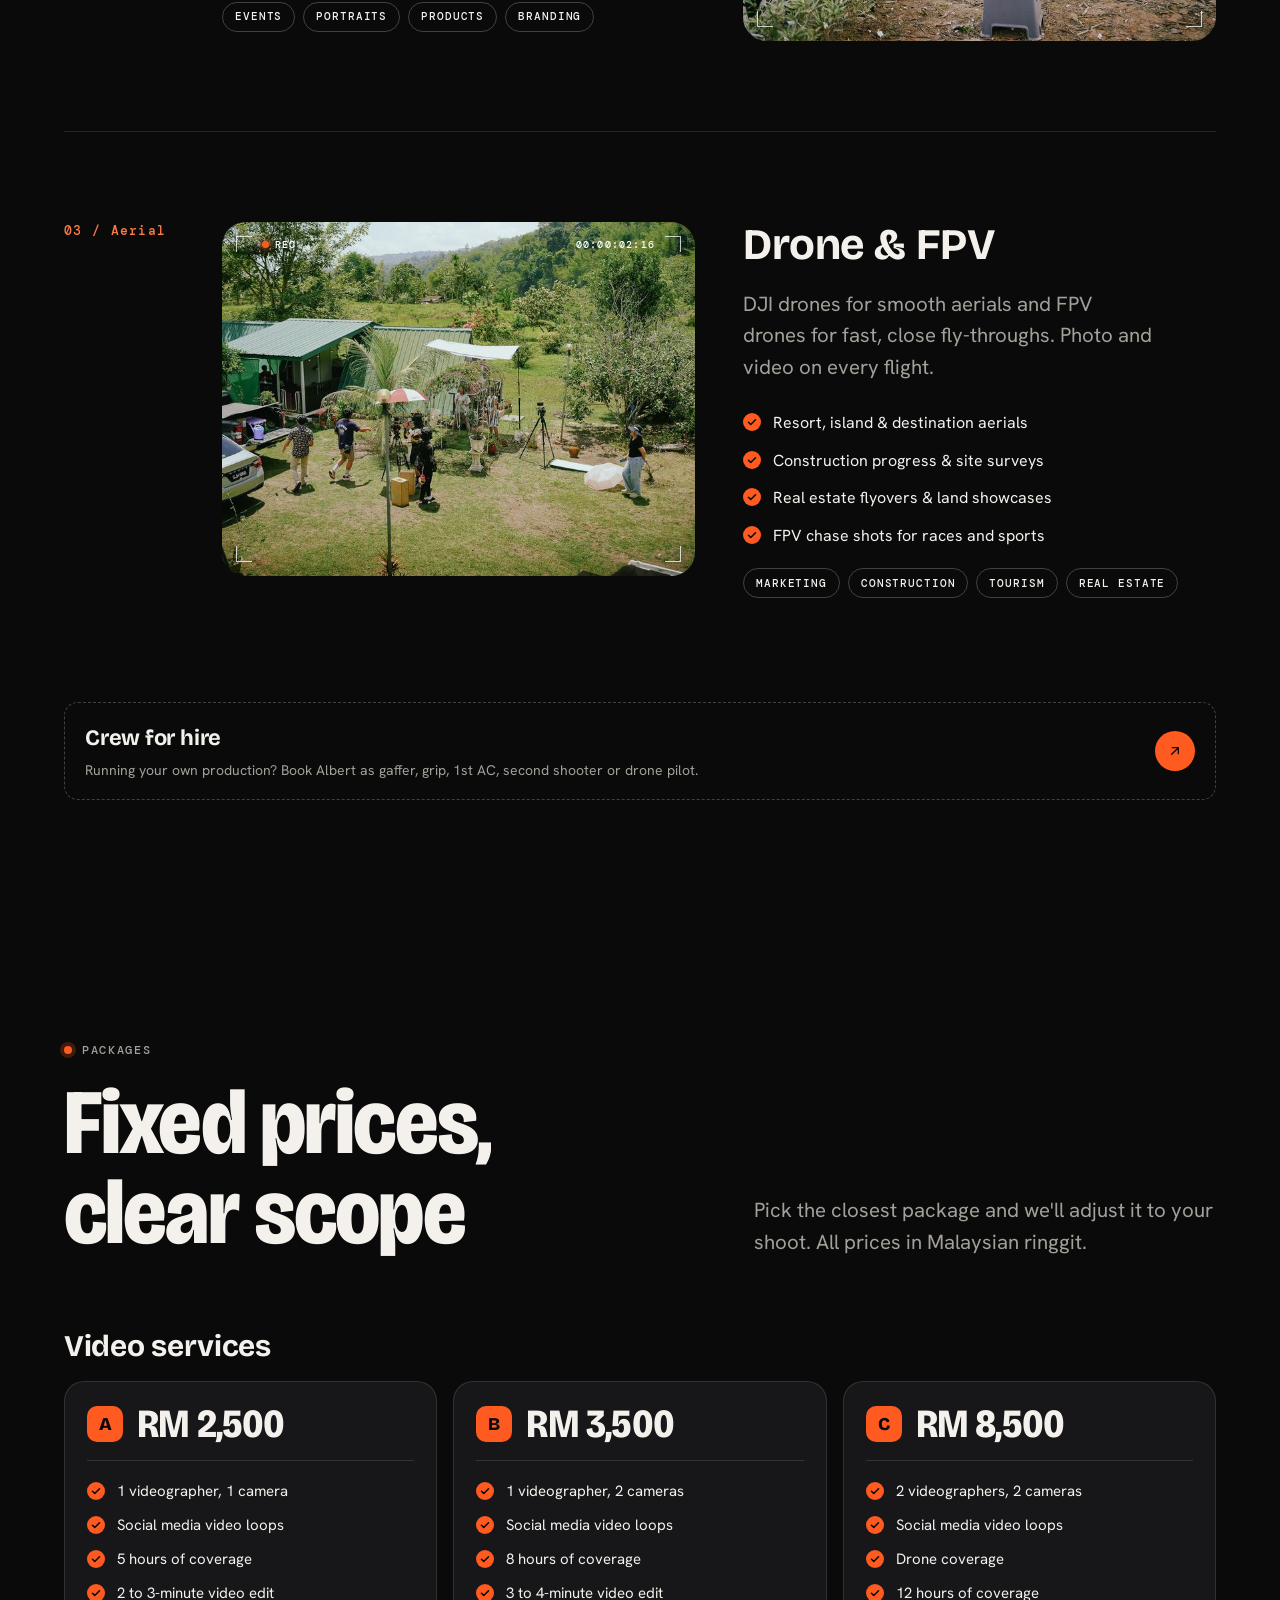
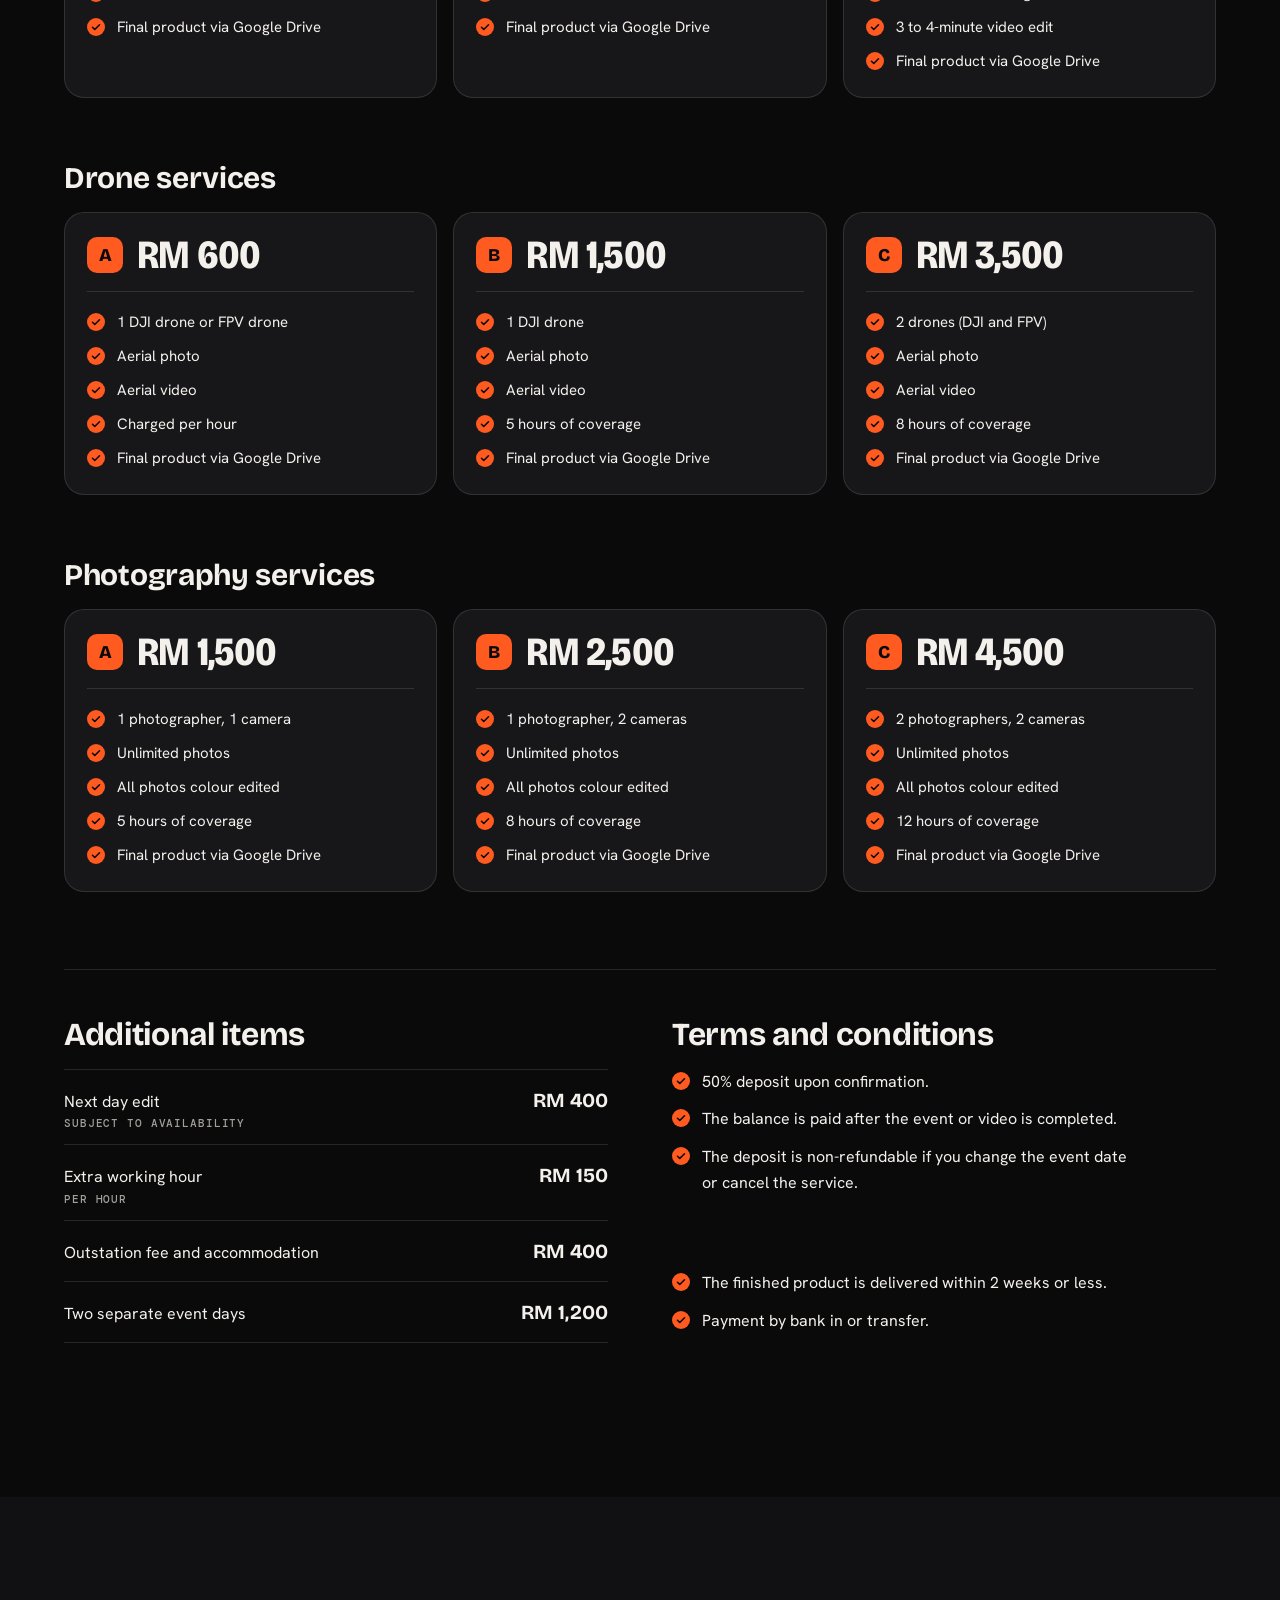
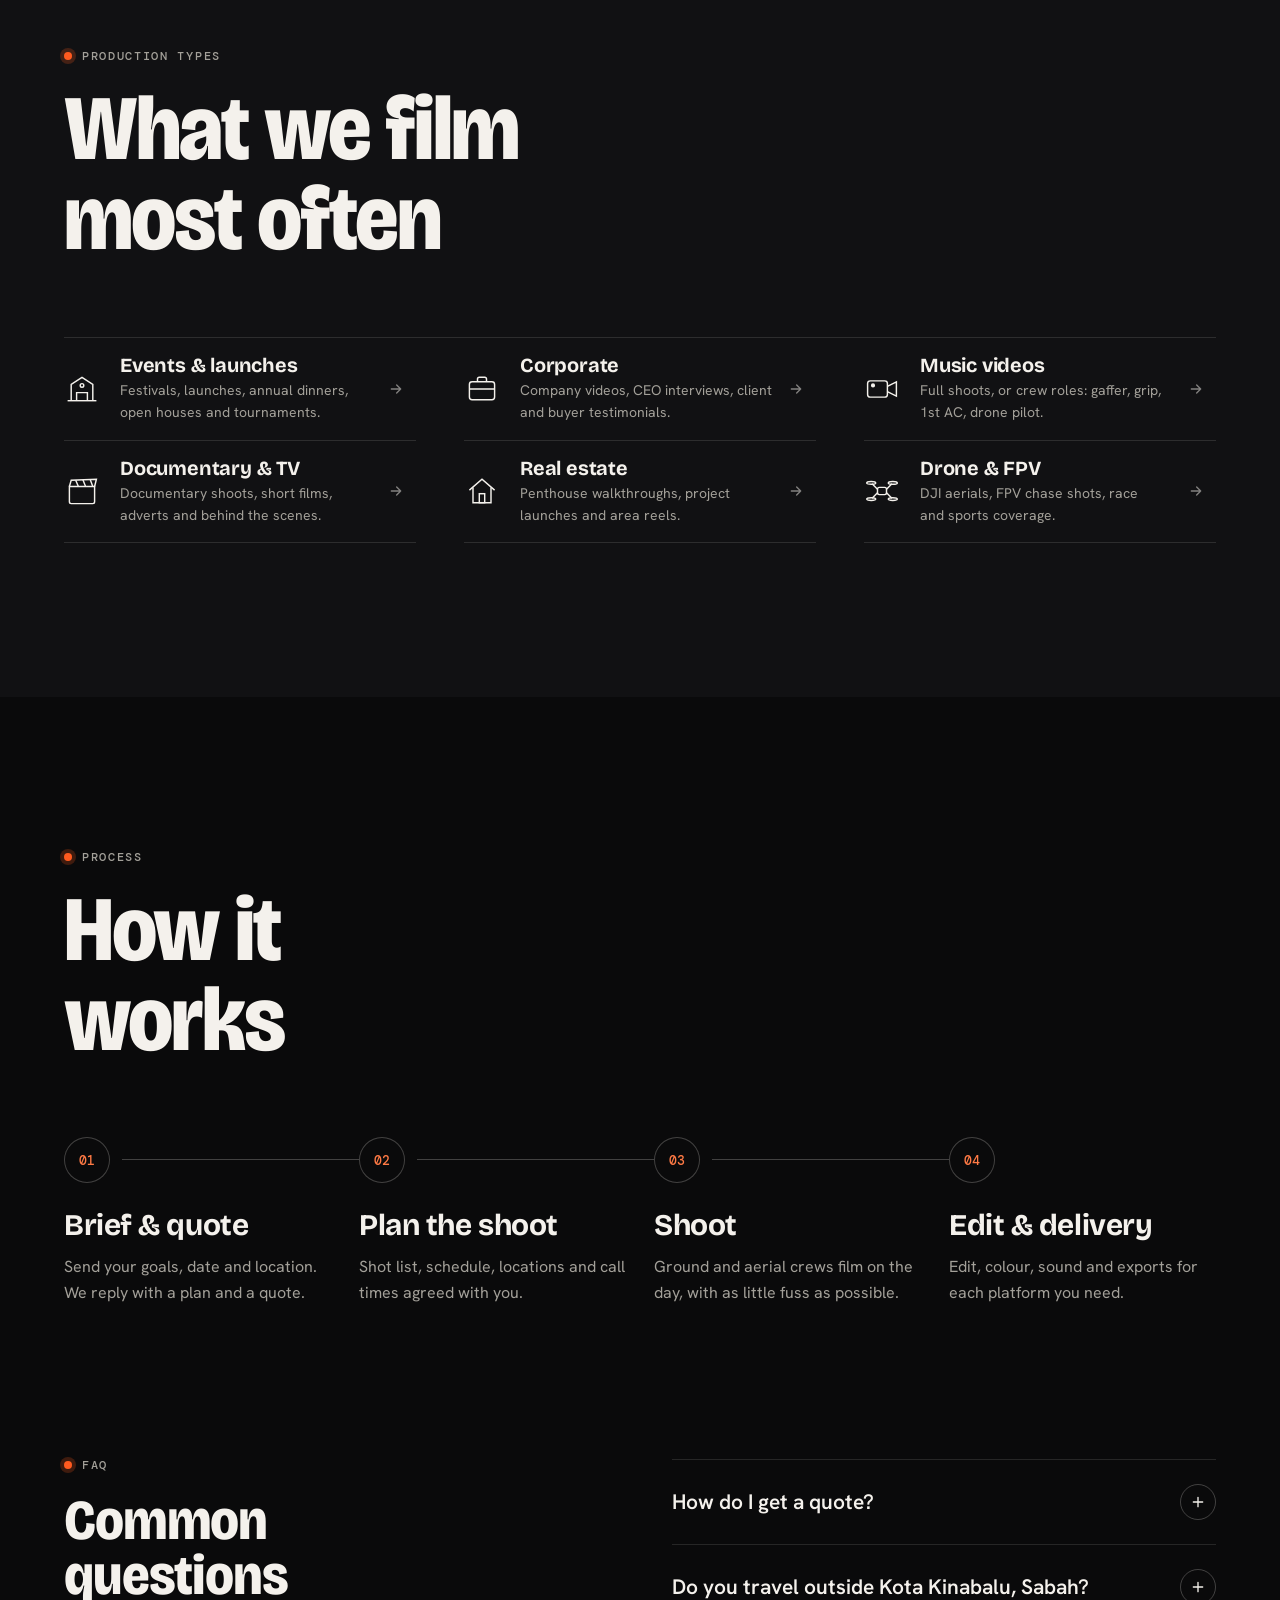
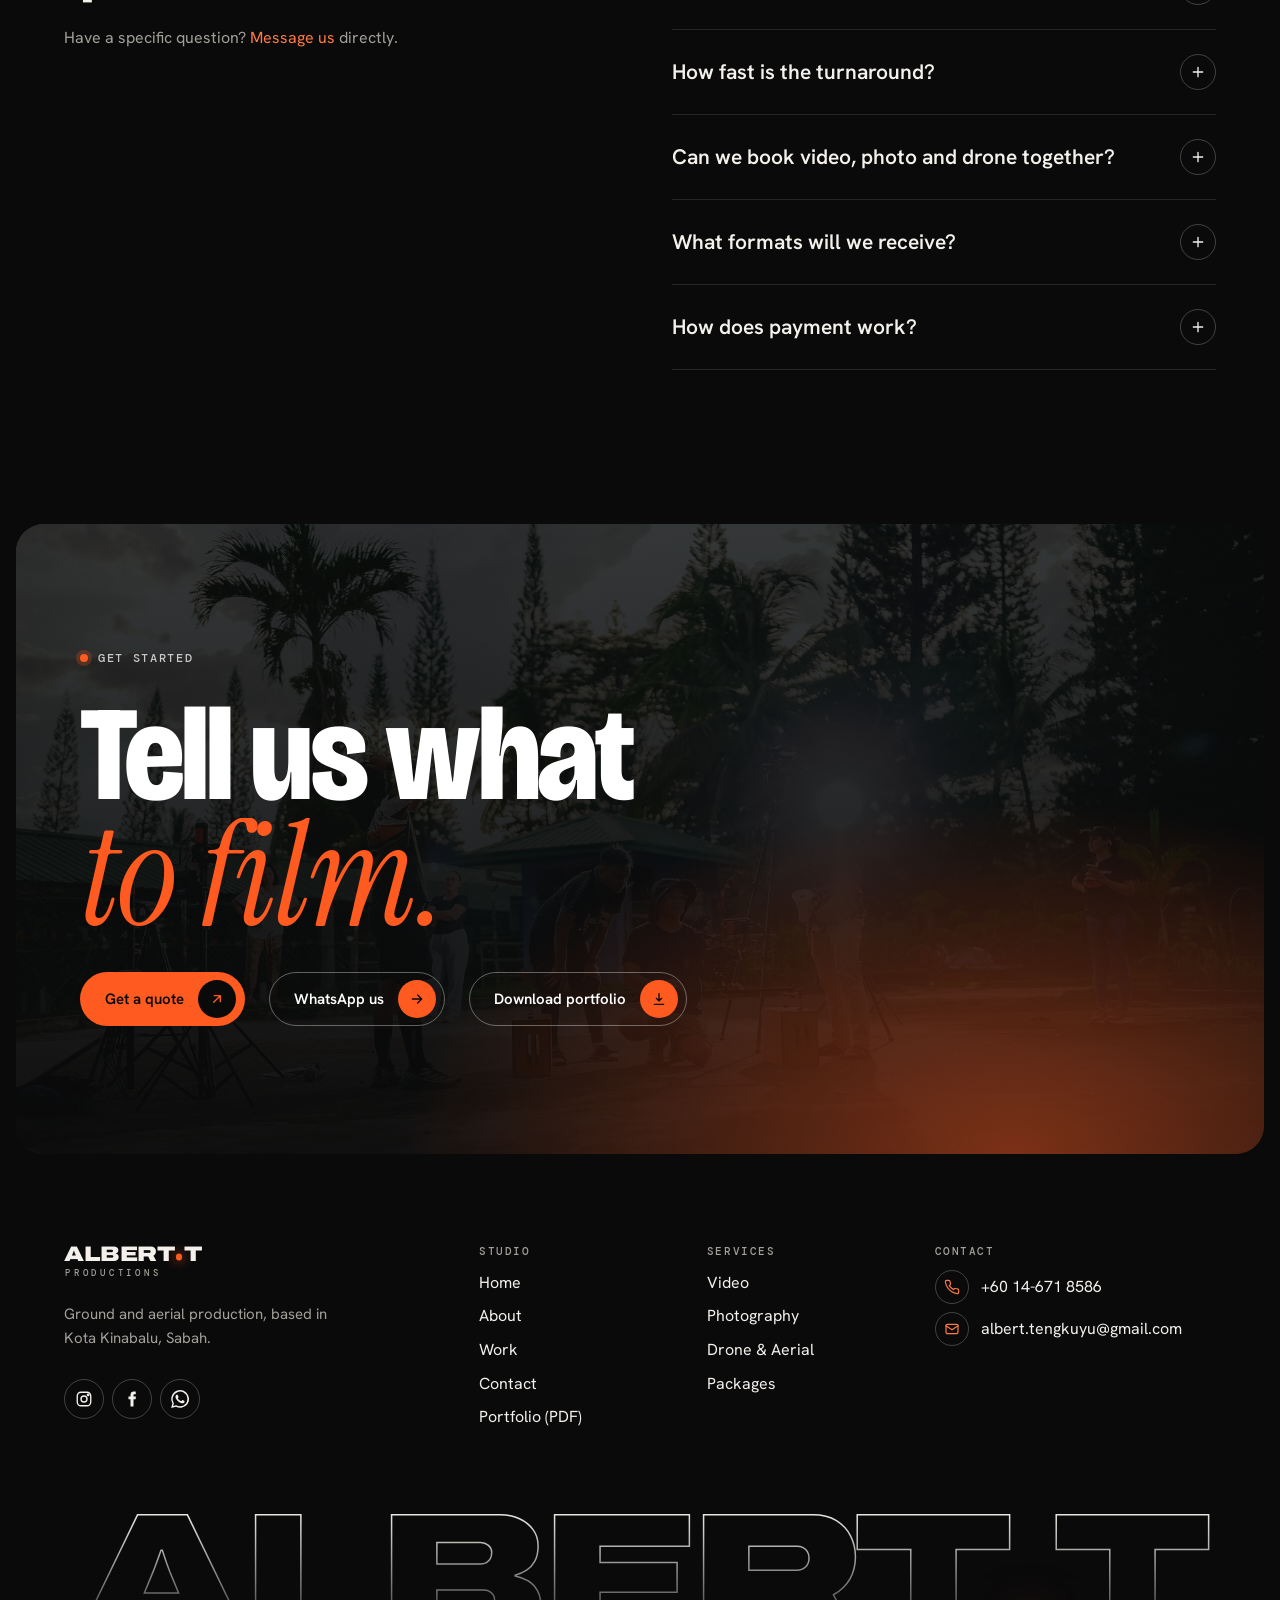
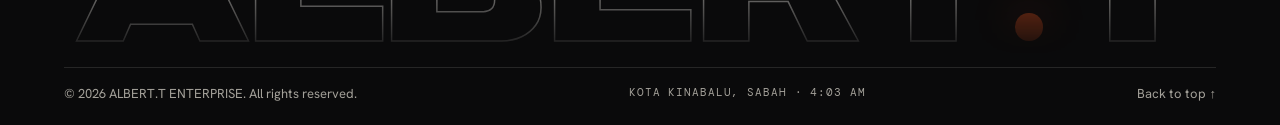
<file: services.html>
<!doctype html>
<html lang="en" data-theme="dark">
<head>
<meta charset="utf-8">
<meta name="viewport" content="width=device-width, initial-scale=1, viewport-fit=cover">
<title>Services & Packages: Video, Photo, Drone | ALBERT.T Productions, Kota Kinabalu, Sabah</title>
<meta name="description" content="Video, photography, drone and FPV services with fixed-price packages from RM 600 in Kota Kinabalu, Sabah.">
<meta name="theme-color" content="#0A0A0B">
<meta property="og:type" content="website">
<meta property="og:title" content="Services & Packages: Video, Photo, Drone | ALBERT.T Productions, Kota Kinabalu, Sabah">
<meta property="og:description" content="Video, photography, drone and FPV services with fixed-price packages from RM 600 in Kota Kinabalu, Sabah.">
<meta property="og:image" content="https://alberttproductions.com/assets/img/photos/hero-1200.jpg?v=1794991247">
<meta name="twitter:card" content="summary_large_image">
<meta name="twitter:title" content="Services & Packages: Video, Photo, Drone | ALBERT.T Productions, Kota Kinabalu, Sabah">
<meta name="twitter:description" content="Video, photography, drone and FPV services with fixed-price packages from RM 600 in Kota Kinabalu, Sabah.">
<meta name="twitter:image" content="https://alberttproductions.com/assets/img/photos/hero-1200.jpg?v=1794991247">
<meta property="og:site_name" content="ALBERT.T Productions">
<meta property="og:locale" content="en_MY">
<meta property="og:url" content="https://alberttproductions.com/services">
<meta property="og:image:alt" content="Albert Leong of ALBERT.T Productions on a film set in Kota Kinabalu, Sabah">
<link rel="canonical" href="https://alberttproductions.com/services">
<meta name="author" content="ALBERT.T Productions">
<meta name="geo.region" content="MY-12">
<meta name="geo.placename" content="Kota Kinabalu, Sabah">
<meta name="robots" content="index, follow, max-image-preview:large, max-snippet:-1, max-video-preview:-1">
<link rel="icon" href="assets/img/favicon.svg" type="image/svg+xml">
<link rel="preload" href="assets/fonts/bricolage.woff2" as="font" type="font/woff2" crossorigin>
<link rel="preload" href="assets/fonts/hanken.woff2" as="font" type="font/woff2" crossorigin>
<link rel="preconnect" href="https://i.ytimg.com">
<link rel="stylesheet" href="assets/css/style.css?v=1794991247">
<script>(function(){var t;try{t=localStorage.getItem("albertt-theme")}catch(e){}document.documentElement.dataset.theme=t||"dark"})();</script>
<script type="application/ld+json">{"@context":"https://schema.org","@graph":[{"@type":"WebPage","url":"https://alberttproductions.com/services","name":"Services & Packages: Video, Photo, Drone | ALBERT.T Productions, Kota Kinabalu, Sabah","description":"Video, photography, drone and FPV services with fixed-price packages from RM 600 in Kota Kinabalu, Sabah.","isPartOf":{"@id":"https://alberttproductions.com/#website"},"about":{"@id":"https://alberttproductions.com/#business"}},{"@type":"BreadcrumbList","itemListElement":[{"@type":"ListItem","position":1,"name":"Home","item":"https://alberttproductions.com/"},{"@type":"ListItem","position":2,"name":"Services","item":"https://alberttproductions.com/services"}]},{"@type":"Service","name":"Video, photography and drone production","provider":{"@id":"https://alberttproductions.com/#business"},"areaServed":"Sabah, Malaysia","hasOfferCatalog":{"@type":"OfferCatalog","name":"Packages","itemListElement":[{"@type":"Offer","name":"Video services package A","price":"2500","priceCurrency":"MYR","description":"1 videographer, 1 camera; Social media video loops; 5 hours of coverage; 2 to 3-minute video edit","seller":{"@id":"https://alberttproductions.com/#business"}},{"@type":"Offer","name":"Video services package B","price":"3500","priceCurrency":"MYR","description":"1 videographer, 2 cameras; Social media video loops; 8 hours of coverage; 3 to 4-minute video edit","seller":{"@id":"https://alberttproductions.com/#business"}},{"@type":"Offer","name":"Video services package C","price":"8500","priceCurrency":"MYR","description":"2 videographers, 2 cameras; Social media video loops; Drone coverage; 12 hours of coverage; 3 to 4-minute video edit","seller":{"@id":"https://alberttproductions.com/#business"}},{"@type":"Offer","name":"Drone services package A","price":"600","priceCurrency":"MYR","description":"1 DJI drone or FPV drone; Aerial photo; Aerial video; Charged per hour","seller":{"@id":"https://alberttproductions.com/#business"}},{"@type":"Offer","name":"Drone services package B","price":"1500","priceCurrency":"MYR","description":"1 DJI drone; Aerial photo; Aerial video; 5 hours of coverage","seller":{"@id":"https://alberttproductions.com/#business"}},{"@type":"Offer","name":"Drone services package C","price":"3500","priceCurrency":"MYR","description":"2 drones (DJI and FPV); Aerial photo; Aerial video; 8 hours of coverage","seller":{"@id":"https://alberttproductions.com/#business"}},{"@type":"Offer","name":"Photography services package A","price":"1500","priceCurrency":"MYR","description":"1 photographer, 1 camera; Unlimited photos; All photos colour edited; 5 hours of coverage","seller":{"@id":"https://alberttproductions.com/#business"}},{"@type":"Offer","name":"Photography services package B","price":"2500","priceCurrency":"MYR","description":"1 photographer, 2 cameras; Unlimited photos; All photos colour edited; 8 hours of coverage","seller":{"@id":"https://alberttproductions.com/#business"}},{"@type":"Offer","name":"Photography services package C","price":"4500","priceCurrency":"MYR","description":"2 photographers, 2 cameras; Unlimited photos; All photos colour edited; 12 hours of coverage","seller":{"@id":"https://alberttproductions.com/#business"}}]}},{"@type":"FAQPage","mainEntity":[{"@type":"Question","name":"How do I get a quote?","acceptedAnswer":{"@type":"Answer","text":"Fill in the form on our contact page, or WhatsApp us with the project type, date, location and what you want to achieve. We'll reply with a clear breakdown and quote."}},{"@type":"Question","name":"Do you travel outside Kota Kinabalu, Sabah?","acceptedAnswer":{"@type":"Answer","text":"Yes. We shoot all over Sabah. Outstation jobs add a RM 400 travel and accommodation fee."}},{"@type":"Question","name":"How fast is the turnaround?","acceptedAnswer":{"@type":"Answer","text":"It depends on the edit, but we agree a delivery date before shoot day so you can plan around it. Finished videos are delivered within 2 weeks or less."}},{"@type":"Question","name":"Can we book video, photo and drone together?","acceptedAnswer":{"@type":"Answer","text":"Yes, and we recommend it. Shooting all three on one day saves time and budget and keeps the look consistent."}},{"@type":"Question","name":"What formats will we receive?","acceptedAnswer":{"@type":"Answer","text":"16:9 for web and events, 9:16 vertical cuts for Instagram and TikTok, and high-resolution stills for print and digital."}},{"@type":"Question","name":"How does payment work?","acceptedAnswer":{"@type":"Answer","text":"We take a 50% deposit to confirm the booking, and the balance is paid after the event or video is completed."}}]}]}</script>
</head>
<body>
<a class="skip" href="#main">Skip to content</a>
<div class="shutter" aria-hidden="true"><span class="shutter__rec">Rolling</span></div>
<header class="nav">
  <div class="wrap nav__inner">
    <a class="brand" href="./" aria-label="ALBERT.T Productions, home">
      <span class="brand__word">ALBERT<span class="brand__dot"></span>T</span>
      <span class="brand__sub">Productions</span>
    </a>
    <nav class="nav__links" aria-label="Primary"><a class="nav__link" href="./">Home</a><a class="nav__link" href="about">About</a><a class="nav__link" href="services" aria-current="page">Services</a><a class="nav__link" href="work">Work</a><a class="nav__link" href="contact">Contact</a></nav>
    <div class="nav__actions">
      <button class="theme-toggle" type="button" aria-label="Switch to light mode"><svg class="i-sun" width="18" height="18" viewBox="0 0 24 24" fill="none" stroke="currentColor" stroke-width="1.8" stroke-linecap="round" aria-hidden="true"><circle cx="12" cy="12" r="4.2"/><path d="M12 2v2M12 20v2M4.9 4.9l1.4 1.4M17.7 17.7l1.4 1.4M2 12h2M20 12h2M4.9 19.1l1.4-1.4M17.7 6.3l1.4-1.4"/></svg><svg class="i-moon" width="18" height="18" viewBox="0 0 24 24" fill="none" stroke="currentColor" stroke-width="1.8" stroke-linecap="round" stroke-linejoin="round" aria-hidden="true"><path d="M20.5 14.5A8.5 8.5 0 0 1 9.5 3.5a8.5 8.5 0 1 0 11 11z"/></svg></button>
      <a class="btn btn--sm btn--accent nav__cta" href="contact" data-magnetic>Start a project</a>
      <button class="menu-btn" type="button" aria-label="Menu" aria-expanded="false" aria-controls="menu"><span></span><span></span></button>
    </div>
  </div>
</header>
<div class="menu" id="menu" aria-hidden="true">
  <ul class="menu__list"><li><a class="menu__link" style="--i:0" href="./"><small>01</small>Home</a></li><li><a class="menu__link" style="--i:1" href="about"><small>02</small>About</a></li><li><a class="menu__link" style="--i:2" href="services" aria-current="page"><small>03</small>Services</a></li><li><a class="menu__link" style="--i:3" href="work"><small>04</small>Work</a></li><li><a class="menu__link" style="--i:4" href="contact"><small>05</small>Contact</a></li></ul>
  <div class="menu__foot">
    <span class="mono">Get in touch</span>
    <a class="menu__contact" href="tel:+60146718586"><svg width="22" height="22" viewBox="0 0 24 24" fill="none" stroke="currentColor" stroke-width="1.8" stroke-linecap="round" stroke-linejoin="round" aria-hidden="true"><path d="M22 16.9v3a2 2 0 0 1-2.2 2 19.8 19.8 0 0 1-8.6-3.1 19.5 19.5 0 0 1-6-6A19.8 19.8 0 0 1 2.1 4.2 2 2 0 0 1 4.1 2h3a2 2 0 0 1 2 1.7c.1 1 .4 1.9.7 2.8a2 2 0 0 1-.5 2.1L8 9.9a16 16 0 0 0 6 6l1.3-1.3a2 2 0 0 1 2.1-.4c.9.3 1.8.6 2.8.7a2 2 0 0 1 1.7 2z"/></svg>+60 14-671 8586</a>
    <a class="menu__contact" href="mailto:albert.tengkuyu@gmail.com"><svg width="22" height="22" viewBox="0 0 24 24" fill="none" stroke="currentColor" stroke-width="1.8" stroke-linecap="round" stroke-linejoin="round" aria-hidden="true"><rect x="3" y="5" width="18" height="14" rx="2"/><path d="M3 7l9 6 9-6"/></svg>albert.tengkuyu@gmail.com</a>
    <div class="menu__row">
      <a class="btn btn--sm btn--accent" href="https://wa.me/60146718586" target="_blank" rel="noopener">WhatsApp us <svg width="16" height="16" viewBox="0 0 24 24" fill="currentColor" aria-hidden="true"><path d="M17.5 14.4c-.3-.1-1.8-.9-2-1-.3-.1-.5-.1-.7.1-.2.3-.8 1-.9 1.2-.2.2-.3.2-.6.1-.3-.1-1.3-.5-2.4-1.5-.9-.8-1.5-1.8-1.7-2.1-.2-.3 0-.5.1-.6l.4-.5c.1-.2.2-.3.3-.5.1-.2 0-.4 0-.5l-.9-2.2c-.2-.6-.5-.5-.7-.5h-.6c-.2 0-.5.1-.8.4-.3.3-1 1-1 2.5s1.1 2.9 1.2 3.1c.1.2 2.1 3.2 5.1 4.5.7.3 1.3.5 1.7.6.7.2 1.4.2 1.9.1.6-.1 1.8-.7 2-1.4.2-.7.2-1.3.2-1.4-.1-.1-.3-.2-.6-.3zM12 21.8a9.8 9.8 0 0 1-5-1.4l-.4-.2-3.7 1 1-3.6-.2-.4A9.8 9.8 0 1 1 12 21.8zM20.5 3.5A11.8 11.8 0 0 0 1.9 17.7L.2 24l6.4-1.7A11.8 11.8 0 0 0 20.5 3.5z"/></svg></a>
      <div class="socials"><a href="#" aria-label="Instagram"><svg width="18" height="18" viewBox="0 0 24 24" fill="none" stroke="currentColor" stroke-width="1.8" aria-hidden="true"><rect x="3" y="3" width="18" height="18" rx="5"/><circle cx="12" cy="12" r="4"/><circle cx="17.5" cy="6.5" r="1" fill="currentColor"/></svg></a><a href="#" aria-label="Facebook"><svg width="18" height="18" viewBox="0 0 24 24" fill="currentColor" aria-hidden="true"><path d="M14 8.5V6.8c0-.8.2-1.3 1.4-1.3H17V2.2C16.7 2.1 15.6 2 14.4 2 11.8 2 10 3.6 10 6.5v2H7.3v3.7H10V22h4v-9.8h2.8l.4-3.7H14z"/></svg></a></div>
    </div>
  </div>
</div>
<main id="main">
<section class="page-hero">
  <div class="wrap page-hero__inner">
    <nav class="crumbs" aria-label="Breadcrumb"><a href="./">Home</a><span>/</span><span>Services</span></nav>
    <h1 class="display" data-split><span class="line">Ground, air and</span><span class="line">everything&nbsp;<span class="accent">between.</span></span></h1>
    <div class="page-hero__meta">
      <p class="lead" data-reveal>Book one service or put video, photo and drone on the same shoot day. Packages start at RM 600.</p>
      <a class="btn btn--accent" href="contact" data-reveal data-magnetic>Get a quote <span class="btn__icon"><svg width="16" height="16" viewBox="0 0 24 24" fill="none" stroke="currentColor" stroke-width="2" stroke-linecap="round" stroke-linejoin="round" aria-hidden="true"><path d="M7 17L17 7M8 7h9v9"/></svg></span></a>
    </div>
  </div>
</section>

<div class="wrap">
  <article class="svc" id="video">
    <span class="svc__num" data-reveal>01 / Video</span>
    <div class="svc__media" data-reveal="clip"><div class="frame hover-zoom"><img src="assets/img/photos/field-1200.jpg?v=1794991247" srcset="assets/img/photos/field-480.jpg?v=1794991247 480w, assets/img/photos/field-800.jpg?v=1794991247 800w, assets/img/photos/field-1200.jpg?v=1794991247 1200w, assets/img/photos/field-1800.jpg?v=1794991247 1800w" sizes="(min-width:900px) 40vw, 100vw" alt="Crew filming dancers in a field with a camera and diffusion frame" loading="lazy" decoding="async"><div class="hud" aria-hidden="true"><i></i><i></i><i></i><i></i><span class="hud__rec">Rec</span><span class="hud__tc" data-timecode>00:00:00:00</span></div></div></div>
    <div class="svc__body">
      <h2 class="h3" style="font-size:clamp(28px,3.4vw,44px)" data-reveal>Video Production</h2>
      <p class="lead" data-reveal>One or two cameras, proper lighting and clean sound, edited into a 2 to 4-minute film plus short loops for social.</p>
      <ul class="ticks" data-stagger>
        <li data-reveal>Company profiles &amp; brand films</li>
        <li data-reveal>Interviews, testimonials &amp; training videos</li>
        <li data-reveal>Event highlights &amp; full-length coverage</li>
        <li data-reveal>Commercials &amp; vertical social cut-downs</li>
      </ul>
      <div class="svc__list" data-reveal><span class="tag tag--solid">Corporate</span><span class="tag tag--solid">Events</span><span class="tag tag--solid">Commercial</span><span class="tag tag--solid">Social</span></div>
    </div>
  </article>

  <article class="svc" id="photo">
    <span class="svc__num" data-reveal>02 / Photo</span>
    <div class="svc__media" data-reveal="clip"><div class="frame hover-zoom"><img src="assets/img/photos/crewcam-1200.jpg?v=1794991247" srcset="assets/img/photos/crewcam-480.jpg?v=1794991247 480w, assets/img/photos/crewcam-800.jpg?v=1794991247 800w, assets/img/photos/crewcam-1200.jpg?v=1794991247 1200w, assets/img/photos/crewcam-1800.jpg?v=1794991247 1800w" sizes="(min-width:900px) 40vw, 100vw" alt="Camera crew preparing a shot while a stylist adjusts the talent" loading="lazy" decoding="async"><div class="hud" aria-hidden="true"><i></i><i></i><i></i><i></i><span class="hud__rec">Rec</span><span class="hud__tc" data-timecode>00:00:00:00</span></div></div></div>
    <div class="svc__body">
      <h2 class="h3" style="font-size:clamp(28px,3.4vw,44px)" data-reveal>Photography Services</h2>
      <p class="lead" data-reveal>One or two photographers, unlimited shots, every photo colour edited.</p>
      <ul class="ticks" data-stagger>
        <li data-reveal>Conferences, dinners &amp; live events</li>
        <li data-reveal>Corporate headshots &amp; team portraits</li>
        <li data-reveal>Product &amp; brand imagery for web and print</li>
        <li data-reveal>Hospitality, lifestyle &amp; tourism photography</li>
      </ul>
      <div class="svc__list" data-reveal><span class="tag tag--solid">Events</span><span class="tag tag--solid">Portraits</span><span class="tag tag--solid">Products</span><span class="tag tag--solid">Branding</span></div>
    </div>
  </article>

  <article class="svc" id="drone">
    <span class="svc__num" data-reveal>03 / Aerial</span>
    <div class="svc__media" data-reveal="clip"><div class="frame hover-zoom"><img src="assets/img/photos/top-1200.jpg?v=1794991247" srcset="assets/img/photos/top-480.jpg?v=1794991247 480w, assets/img/photos/top-800.jpg?v=1794991247 800w, assets/img/photos/top-1200.jpg?v=1794991247 1200w, assets/img/photos/top-1800.jpg?v=1794991247 1800w" sizes="(min-width:900px) 40vw, 100vw" alt="High view of a film set in a garden with crew and equipment" loading="lazy" decoding="async"><div class="hud" aria-hidden="true"><i></i><i></i><i></i><i></i><span class="hud__rec">Rec</span><span class="hud__tc" data-timecode>00:00:00:00</span></div></div></div>
    <div class="svc__body">
      <h2 class="h3" style="font-size:clamp(28px,3.4vw,44px)" data-reveal>Drone &amp; FPV</h2>
      <p class="lead" data-reveal>DJI drones for smooth aerials and FPV drones for fast, close fly-throughs. Photo and video on every flight.</p>
      <ul class="ticks" data-stagger>
        <li data-reveal>Resort, island &amp; destination aerials</li>
        <li data-reveal>Construction progress &amp; site surveys</li>
        <li data-reveal>Real estate flyovers &amp; land showcases</li>
        <li data-reveal>FPV chase shots for races and sports</li>
      </ul>
      <div class="svc__list" data-reveal><span class="tag tag--solid">Marketing</span><span class="tag tag--solid">Construction</span><span class="tag tag--solid">Tourism</span><span class="tag tag--solid">Real Estate</span></div>
    </div>
  </article>
  <a class="strip" href="https://wa.me/60146718586" target="_blank" rel="noopener" data-reveal style="margin-bottom:clamp(48px,7vw,96px)">
    <span><strong>Crew for hire</strong><span class="muted">Running your own production? Book Albert as gaffer, grip, 1st AC, second shooter or drone pilot.</span></span>
    <span class="strip__go"><svg width="16" height="16" viewBox="0 0 24 24" fill="none" stroke="currentColor" stroke-width="2" stroke-linecap="round" stroke-linejoin="round" aria-hidden="true"><path d="M7 17L17 7M8 7h9v9"/></svg></span>
  </a>
</div>

<section class="section" id="packages">
  <div class="wrap">
    <div class="s-head">
      <span class="eyebrow">Packages</span>
      <div class="s-head__row">
        <h2 class="h2" data-split><span class="line">Fixed prices,</span><span class="line">clear&nbsp;scope</span></h2>
        <p class="lead" data-reveal style="max-width:42ch">Pick the closest package and we'll adjust it to your shoot. All prices in Malaysian ringgit.</p>
      </div>
    </div>
    <div class="pk-group"><h3 class="h3 pk-group__t" data-reveal>Video services</h3><div class="pk-cards"><article class="pk" data-reveal><div class="pk__top"><span class="pk__l">A</span><span class="pk__price">RM 2,500</span></div><ul class="ticks"><li>1 videographer, 1 camera</li><li>Social media video loops</li><li>5 hours of coverage</li><li>2 to 3-minute video edit</li><li>Final product via Google Drive</li></ul></article><article class="pk" data-reveal><div class="pk__top"><span class="pk__l">B</span><span class="pk__price">RM 3,500</span></div><ul class="ticks"><li>1 videographer, 2 cameras</li><li>Social media video loops</li><li>8 hours of coverage</li><li>3 to 4-minute video edit</li><li>Final product via Google Drive</li></ul></article><article class="pk" data-reveal><div class="pk__top"><span class="pk__l">C</span><span class="pk__price">RM 8,500</span></div><ul class="ticks"><li>2 videographers, 2 cameras</li><li>Social media video loops</li><li>Drone coverage</li><li>12 hours of coverage</li><li>3 to 4-minute video edit</li><li>Final product via Google Drive</li></ul></article></div></div><div class="pk-group"><h3 class="h3 pk-group__t" data-reveal>Drone services</h3><div class="pk-cards"><article class="pk" data-reveal><div class="pk__top"><span class="pk__l">A</span><span class="pk__price">RM 600</span></div><ul class="ticks"><li>1 DJI drone or FPV drone</li><li>Aerial photo</li><li>Aerial video</li><li>Charged per hour</li><li>Final product via Google Drive</li></ul></article><article class="pk" data-reveal><div class="pk__top"><span class="pk__l">B</span><span class="pk__price">RM 1,500</span></div><ul class="ticks"><li>1 DJI drone</li><li>Aerial photo</li><li>Aerial video</li><li>5 hours of coverage</li><li>Final product via Google Drive</li></ul></article><article class="pk" data-reveal><div class="pk__top"><span class="pk__l">C</span><span class="pk__price">RM 3,500</span></div><ul class="ticks"><li>2 drones (DJI and FPV)</li><li>Aerial photo</li><li>Aerial video</li><li>8 hours of coverage</li><li>Final product via Google Drive</li></ul></article></div></div><div class="pk-group"><h3 class="h3 pk-group__t" data-reveal>Photography services</h3><div class="pk-cards"><article class="pk" data-reveal><div class="pk__top"><span class="pk__l">A</span><span class="pk__price">RM 1,500</span></div><ul class="ticks"><li>1 photographer, 1 camera</li><li>Unlimited photos</li><li>All photos colour edited</li><li>5 hours of coverage</li><li>Final product via Google Drive</li></ul></article><article class="pk" data-reveal><div class="pk__top"><span class="pk__l">B</span><span class="pk__price">RM 2,500</span></div><ul class="ticks"><li>1 photographer, 2 cameras</li><li>Unlimited photos</li><li>All photos colour edited</li><li>8 hours of coverage</li><li>Final product via Google Drive</li></ul></article><article class="pk" data-reveal><div class="pk__top"><span class="pk__l">C</span><span class="pk__price">RM 4,500</span></div><ul class="ticks"><li>2 photographers, 2 cameras</li><li>Unlimited photos</li><li>All photos colour edited</li><li>12 hours of coverage</li><li>Final product via Google Drive</li></ul></article></div></div><div class="pk-more"><div><h3 class="h3" data-reveal>Additional items</h3><ul class="pk-extra"><li data-reveal><span>Next day edit<small>Subject to availability</small></span><strong>RM 400</strong></li><li data-reveal><span>Extra working hour<small>Per hour</small></span><strong>RM 150</strong></li><li data-reveal><span>Outstation fee and accommodation</span><strong>RM 400</strong></li><li data-reveal><span>Two separate event days</span><strong>RM 1,200</strong></li></ul></div><div><h3 class="h3" data-reveal>Terms and conditions</h3><ul class="ticks"><li data-reveal>50% deposit upon confirmation.</li><li data-reveal>The balance is paid after the event or video is completed.</li><li data-reveal>The deposit is non-refundable if you change the event date or cancel the service.</li><li data-reveal>One free amendment on the finished video. From the second amendment, RM 100 each.</li><li data-reveal>The finished product is delivered within 2 weeks or less.</li><li data-reveal>Payment by bank in or transfer.</li></ul></div></div>
  </div>
</section>

<section class="section" id="types" style="background:var(--bg-2)">
  <div class="wrap">
    <div class="s-head">
      <span class="eyebrow">Production types</span>
      <div class="s-head__row">
        <h2 class="h2" data-split><span class="line">What we film</span><span class="line">most&nbsp;often</span></h2>
      </div>
    </div>
    <div class="types" data-stagger>
      <a class="type" href="work#events" data-reveal><svg class="type__icon" viewBox="0 0 40 40" fill="none" stroke="currentColor" stroke-width="1.6" aria-hidden="true"><path d="M8 33V15l12-8 12 8v18"/><path d="M14 33v-9h12v9"/><path d="M4 33h32"/><circle cx="20" cy="16" r="2"/></svg><span class="type__txt"><h3 class="type__t">Events &amp; launches</h3><p class="muted">Festivals, launches, annual dinners, open houses and tournaments.</p></span><span class="type__go"><svg width="16" height="16" viewBox="0 0 24 24" fill="none" stroke="currentColor" stroke-width="2" stroke-linecap="round" stroke-linejoin="round" aria-hidden="true"><path d="M5 12h14M13 6l6 6-6 6"/></svg></span></a>
      <a class="type" href="work#corporate" data-reveal><svg class="type__icon" viewBox="0 0 40 40" fill="none" stroke="currentColor" stroke-width="1.6" aria-hidden="true"><rect x="6" y="12" width="28" height="20" rx="3"/><path d="M15 12V9a2 2 0 0 1 2-2h6a2 2 0 0 1 2 2v3M6 20h28"/></svg><span class="type__txt"><h3 class="type__t">Corporate</h3><p class="muted">Company videos, CEO interviews, client and buyer testimonials.</p></span><span class="type__go"><svg width="16" height="16" viewBox="0 0 24 24" fill="none" stroke="currentColor" stroke-width="2" stroke-linecap="round" stroke-linejoin="round" aria-hidden="true"><path d="M5 12h14M13 6l6 6-6 6"/></svg></span></a>
      <a class="type" href="work#music" data-reveal><svg class="type__icon" viewBox="0 0 40 40" fill="none" stroke="currentColor" stroke-width="1.6" aria-hidden="true"><rect x="4" y="11" width="22" height="18" rx="3"/><path d="M26 17l10-5v16l-10-5"/><circle cx="10" cy="16" r="1.5" fill="currentColor"/></svg><span class="type__txt"><h3 class="type__t">Music videos</h3><p class="muted">Full shoots, or crew roles: gaffer, grip, 1st AC, drone pilot.</p></span><span class="type__go"><svg width="16" height="16" viewBox="0 0 24 24" fill="none" stroke="currentColor" stroke-width="2" stroke-linecap="round" stroke-linejoin="round" aria-hidden="true"><path d="M5 12h14M13 6l6 6-6 6"/></svg></span></a>
      <a class="type" href="work#film" data-reveal><svg class="type__icon" viewBox="0 0 40 40" fill="none" stroke="currentColor" stroke-width="1.6" aria-hidden="true"><path d="M6 15h28v17a2 2 0 0 1-2 2H8a2 2 0 0 1-2-2z"/><path d="M6 15l2-7 28-1 -2 8"/><path d="M13 8l3 7M21 7.5l3 7.5M29 7l3 8"/></svg><span class="type__txt"><h3 class="type__t">Documentary &amp; TV</h3><p class="muted">Documentary shoots, short films, adverts and behind the scenes.</p></span><span class="type__go"><svg width="16" height="16" viewBox="0 0 24 24" fill="none" stroke="currentColor" stroke-width="2" stroke-linecap="round" stroke-linejoin="round" aria-hidden="true"><path d="M5 12h14M13 6l6 6-6 6"/></svg></span></a>
      <a class="type" href="work#property" data-reveal><svg class="type__icon" viewBox="0 0 40 40" fill="none" stroke="currentColor" stroke-width="1.6" aria-hidden="true"><path d="M6 19L20 7l14 12"/><path d="M10 16v17h20V16"/><rect x="17" y="23" width="6" height="10"/></svg><span class="type__txt"><h3 class="type__t">Real estate</h3><p class="muted">Penthouse walkthroughs, project launches and area reels.</p></span><span class="type__go"><svg width="16" height="16" viewBox="0 0 24 24" fill="none" stroke="currentColor" stroke-width="2" stroke-linecap="round" stroke-linejoin="round" aria-hidden="true"><path d="M5 12h14M13 6l6 6-6 6"/></svg></span></a>
      <a class="type" href="work#fpv" data-reveal><svg class="type__icon" viewBox="0 0 40 40" fill="none" stroke="currentColor" stroke-width="1.6" aria-hidden="true"><rect x="15" y="16" width="10" height="8" rx="2"/><path d="M15 18L9 12M25 18l6-6M15 22l-6 6M25 22l6 6"/><ellipse cx="8" cy="11" rx="5" ry="1.5"/><ellipse cx="32" cy="11" rx="5" ry="1.5"/><ellipse cx="8" cy="29" rx="5" ry="1.5"/><ellipse cx="32" cy="29" rx="5" ry="1.5"/></svg><span class="type__txt"><h3 class="type__t">Drone &amp; FPV</h3><p class="muted">DJI aerials, FPV chase shots, race and sports coverage.</p></span><span class="type__go"><svg width="16" height="16" viewBox="0 0 24 24" fill="none" stroke="currentColor" stroke-width="2" stroke-linecap="round" stroke-linejoin="round" aria-hidden="true"><path d="M5 12h14M13 6l6 6-6 6"/></svg></span></a>
    </div>
  </div>
</section>

<section class="section">
  <div class="wrap">
    <div class="s-head">
      <span class="eyebrow">Process</span>
      <h2 class="h2" data-split><span class="line">How it</span><span class="line">works</span></h2>
    </div>
    <ol class="steps" data-stagger>
      <li class="step" data-reveal><span class="step__n">01</span><h3 class="step__t">Brief &amp; quote</h3><p class="step__d">Send your goals, date and location. We reply with a plan and a quote.</p></li>
      <li class="step" data-reveal><span class="step__n">02</span><h3 class="step__t">Plan the shoot</h3><p class="step__d">Shot list, schedule, locations and call times agreed with you.</p></li>
      <li class="step" data-reveal><span class="step__n">03</span><h3 class="step__t">Shoot</h3><p class="step__d">Ground and aerial crews film on the day, with as little fuss as possible.</p></li>
      <li class="step" data-reveal><span class="step__n">04</span><h3 class="step__t">Edit &amp; delivery</h3><p class="step__d">Edit, colour, sound and exports for each platform you need.</p></li>
    </ol>
  </div>
</section>

<section class="section" style="padding-top:0">
  <div class="wrap split" style="align-items:start">
    <div class="split__body split__body--sticky">
      <span class="eyebrow">FAQ</span>
      <h2 class="h2" data-split><span class="line">Common</span><span class="line">questions</span></h2>
      <p class="muted" data-reveal>Have a specific question? <a class="link-u accent" href="contact">Message us</a> directly.</p>
    </div>
    <div class="faq" data-reveal>
      <details><summary>How do I get a quote?<span class="pm"><svg width="16" height="16" viewBox="0 0 24 24" fill="none" stroke="currentColor" stroke-width="2" stroke-linecap="round" aria-hidden="true"><path d="M12 5v14M5 12h14"/></svg></span></summary><div class="faq__a"><p>Fill in the form on our contact page, or WhatsApp us with the project type, date, location and what you want to achieve. We'll reply with a clear breakdown and quote.</p></div></details>
      <details><summary>Do you travel outside Kota Kinabalu, Sabah?<span class="pm"><svg width="16" height="16" viewBox="0 0 24 24" fill="none" stroke="currentColor" stroke-width="2" stroke-linecap="round" aria-hidden="true"><path d="M12 5v14M5 12h14"/></svg></span></summary><div class="faq__a"><p>Yes. We shoot all over Sabah. Outstation jobs add a RM 400 travel and accommodation fee.</p></div></details>
      <details><summary>How fast is the turnaround?<span class="pm"><svg width="16" height="16" viewBox="0 0 24 24" fill="none" stroke="currentColor" stroke-width="2" stroke-linecap="round" aria-hidden="true"><path d="M12 5v14M5 12h14"/></svg></span></summary><div class="faq__a"><p>It depends on the edit, but we agree a delivery date before shoot day so you can plan around it. Finished videos are delivered within 2 weeks or less.</p></div></details>
      <details><summary>Can we book video, photo and drone together?<span class="pm"><svg width="16" height="16" viewBox="0 0 24 24" fill="none" stroke="currentColor" stroke-width="2" stroke-linecap="round" aria-hidden="true"><path d="M12 5v14M5 12h14"/></svg></span></summary><div class="faq__a"><p>Yes, and we recommend it. Shooting all three on one day saves time and budget and keeps the look consistent.</p></div></details>
      <details><summary>What formats will we receive?<span class="pm"><svg width="16" height="16" viewBox="0 0 24 24" fill="none" stroke="currentColor" stroke-width="2" stroke-linecap="round" aria-hidden="true"><path d="M12 5v14M5 12h14"/></svg></span></summary><div class="faq__a"><p>16:9 for web and events, 9:16 vertical cuts for Instagram and TikTok, and high-resolution stills for print and digital.</p></div></details>
      <details><summary>How does payment work?<span class="pm"><svg width="16" height="16" viewBox="0 0 24 24" fill="none" stroke="currentColor" stroke-width="2" stroke-linecap="round" aria-hidden="true"><path d="M12 5v14M5 12h14"/></svg></span></summary><div class="faq__a"><p>We take a 50% deposit to confirm the booking, and the balance is paid after the event or video is completed.</p></div></details>
    </div>
  </div>
</section>

<section class="cta" aria-labelledby="cta-h">
  <img src="assets/img/photos/dusk-1200.jpg?v=1794991247" srcset="assets/img/photos/dusk-480.jpg?v=1794991247 480w, assets/img/photos/dusk-800.jpg?v=1794991247 800w, assets/img/photos/dusk-1200.jpg?v=1794991247 1200w, assets/img/photos/dusk-1800.jpg?v=1794991247 1800w" sizes="100vw" alt="Crew working under a film light at dusk" loading="lazy" decoding="async">
  <div class="wrap cta__inner">
    <span class="eyebrow" style="color:rgba(255,255,255,.75)">Get started</span>
    <h2 class="display cta__title" id="cta-h" data-split><span class="line">Tell us what</span><span class="line"><em>to&nbsp;film.</em></span></h2>
    <div class="cta__row" data-reveal>
      <a class="btn btn--accent" href="contact" data-magnetic>Get a quote <span class="btn__icon"><svg width="16" height="16" viewBox="0 0 24 24" fill="none" stroke="currentColor" stroke-width="2" stroke-linecap="round" stroke-linejoin="round" aria-hidden="true"><path d="M7 17L17 7M8 7h9v9"/></svg></span></a>
      <a class="btn btn--ghost-light" href="https://wa.me/60146718586" target="_blank" rel="noopener">WhatsApp us <span class="btn__icon"><svg width="16" height="16" viewBox="0 0 24 24" fill="none" stroke="currentColor" stroke-width="2" stroke-linecap="round" stroke-linejoin="round" aria-hidden="true"><path d="M5 12h14M13 6l6 6-6 6"/></svg></span></a>
      <a class="btn btn--ghost-light" href="ALBERT.T-Productions-Portfolio-2026.pdf" download>Download portfolio <span class="btn__icon"><svg width="16" height="16" viewBox="0 0 24 24" fill="none" stroke="currentColor" stroke-width="2" stroke-linecap="round" stroke-linejoin="round" aria-hidden="true"><path d="M12 4v11m0 0l-4-4m4 4l4-4M5 20h14"/></svg></span></a>
    </div>
  </div>
</section>
</main>
<footer class="footer">
  <div class="wrap">
    <div class="footer__grid">
      <div class="footer__brand">
        <div class="footer__top">
          <a class="brand" href="./" aria-label="ALBERT.T Productions, home"><span class="brand__word">ALBERT<span class="brand__dot"></span>T</span><span class="brand__sub">Productions</span></a>
          <div class="socials">
            <a href="#" aria-label="Instagram"><svg width="18" height="18" viewBox="0 0 24 24" fill="none" stroke="currentColor" stroke-width="1.8" aria-hidden="true"><rect x="3" y="3" width="18" height="18" rx="5"/><circle cx="12" cy="12" r="4"/><circle cx="17.5" cy="6.5" r="1" fill="currentColor"/></svg></a>
            <a href="#" aria-label="Facebook"><svg width="18" height="18" viewBox="0 0 24 24" fill="currentColor" aria-hidden="true"><path d="M14 8.5V6.8c0-.8.2-1.3 1.4-1.3H17V2.2C16.7 2.1 15.6 2 14.4 2 11.8 2 10 3.6 10 6.5v2H7.3v3.7H10V22h4v-9.8h2.8l.4-3.7H14z"/></svg></a>
            <a href="https://wa.me/60146718586" target="_blank" rel="noopener" aria-label="WhatsApp"><svg width="18" height="18" viewBox="0 0 24 24" fill="currentColor" aria-hidden="true"><path d="M17.5 14.4c-.3-.1-1.8-.9-2-1-.3-.1-.5-.1-.7.1-.2.3-.8 1-.9 1.2-.2.2-.3.2-.6.1-.3-.1-1.3-.5-2.4-1.5-.9-.8-1.5-1.8-1.7-2.1-.2-.3 0-.5.1-.6l.4-.5c.1-.2.2-.3.3-.5.1-.2 0-.4 0-.5l-.9-2.2c-.2-.6-.5-.5-.7-.5h-.6c-.2 0-.5.1-.8.4-.3.3-1 1-1 2.5s1.1 2.9 1.2 3.1c.1.2 2.1 3.2 5.1 4.5.7.3 1.3.5 1.7.6.7.2 1.4.2 1.9.1.6-.1 1.8-.7 2-1.4.2-.7.2-1.3.2-1.4-.1-.1-.3-.2-.6-.3zM12 21.8a9.8 9.8 0 0 1-5-1.4l-.4-.2-3.7 1 1-3.6-.2-.4A9.8 9.8 0 1 1 12 21.8zM20.5 3.5A11.8 11.8 0 0 0 1.9 17.7L.2 24l6.4-1.7A11.8 11.8 0 0 0 20.5 3.5z"/></svg></a>
          </div>
        </div>
        <p class="footer__blurb">Ground and aerial production, based in Kota Kinabalu, Sabah.</p>
      </div>
      <div class="footer__col">
        <h4>Studio</h4>
        <ul><li><a href="./">Home</a></li><li><a href="about">About</a></li><li><a href="work">Work</a></li><li><a href="contact">Contact</a></li><li><a href="ALBERT.T-Productions-Portfolio-2026.pdf" download>Portfolio (PDF)</a></li></ul>
      </div>
      <div class="footer__col">
        <h4>Services</h4>
        <ul><li><a href="services#video">Video</a></li><li><a href="services#photo">Photography</a></li><li><a href="services#drone">Drone &amp; Aerial</a></li><li><a href="services#packages">Packages</a></li></ul>
      </div>
      <div class="footer__col footer__col--wide">
        <h4>Contact</h4>
        <ul>
          <li><a class="footer__ct" href="tel:+60146718586"><span class="footer__ci"><svg width="22" height="22" viewBox="0 0 24 24" fill="none" stroke="currentColor" stroke-width="1.8" stroke-linecap="round" stroke-linejoin="round" aria-hidden="true"><path d="M22 16.9v3a2 2 0 0 1-2.2 2 19.8 19.8 0 0 1-8.6-3.1 19.5 19.5 0 0 1-6-6A19.8 19.8 0 0 1 2.1 4.2 2 2 0 0 1 4.1 2h3a2 2 0 0 1 2 1.7c.1 1 .4 1.9.7 2.8a2 2 0 0 1-.5 2.1L8 9.9a16 16 0 0 0 6 6l1.3-1.3a2 2 0 0 1 2.1-.4c.9.3 1.8.6 2.8.7a2 2 0 0 1 1.7 2z"/></svg></span>+60 14-671 8586</a></li>
          <li><a class="footer__ct" href="mailto:albert.tengkuyu@gmail.com"><span class="footer__ci"><svg width="22" height="22" viewBox="0 0 24 24" fill="none" stroke="currentColor" stroke-width="1.8" stroke-linecap="round" stroke-linejoin="round" aria-hidden="true"><rect x="3" y="5" width="18" height="14" rx="2"/><path d="M3 7l9 6 9-6"/></svg></span>albert.tengkuyu@gmail.com</a></li>
        </ul>
      </div>
    </div>
    <div class="footer__word" data-fit aria-hidden="true">ALBERT<span class="bigdot"></span>T</div>
    <div class="footer__bar">
      <span>&copy; <span data-year>2026</span> ALBERT.T ENTERPRISE. All rights reserved.</span>
      <span class="mono">Kota Kinabalu, Sabah · <span data-clock>--</span></span>
      <a href="#main" class="link-u">Back to top ↑</a>
    </div>
  </div>
</footer>
<div class="modal" id="videoModal" role="dialog" aria-modal="true" aria-label="Video player">
  <div class="modal__bg"></div>
  <div class="modal__box"><button class="modal__close" type="button" aria-label="Close video"><svg width="18" height="18" viewBox="0 0 24 24" fill="none" stroke="currentColor" stroke-width="2" stroke-linecap="round" aria-hidden="true"><path d="M6 6l12 12M18 6L6 18"/></svg></button><div class="modal__slot"></div><div class="modal__cap"><strong></strong><span></span><a class="modal__alt" target="_blank" rel="noopener" hidden>Video not playing? Open in Google Drive</a></div></div>
</div>
<script src="assets/js/main.js?v=1794991247" defer></script>
</body>
</html>
</file>
<file: assets/css/style.css>
/* ==========================================================================
   ALBERT.T Productions — Film • Video • Media
   Design system + components. Mobile-first.
   ========================================================================== */

/* ---------- Self-hosted fonts (OFL) ---------- */
@font-face { font-family: "Archivo"; src: url("../fonts/archivo-var.woff2") format("woff2"); font-weight: 100 900; font-stretch: 62% 125%; font-display: swap; }
@font-face { font-family: "Archivo Outline"; src: url("../fonts/archivo-outline.woff2") format("woff2"); font-weight: 900; font-display: swap; }
@font-face { font-family: "Bricolage Outline"; src: url("../fonts/bricolage-outline.woff2") format("woff2"); font-weight: 800; font-display: swap; }
@font-face { font-family: "Bricolage Grotesque"; src: url("../fonts/bricolage.woff2") format("woff2"); font-weight: 200 800; font-stretch: 75% 100%; font-display: swap; }
@font-face { font-family: "Hanken Grotesk"; src: url("../fonts/hanken.woff2") format("woff2"); font-weight: 100 900; font-display: swap; }
@font-face { font-family: "Instrument Serif"; src: url("../fonts/instrument-serif-italic.woff2") format("woff2"); font-weight: 400; font-style: italic; font-display: swap; }
@font-face { font-family: "DM Mono"; src: url("../fonts/dm-mono-400.woff2") format("woff2"); font-weight: 400; font-display: swap; }
@font-face { font-family: "DM Mono"; src: url("../fonts/dm-mono-500.woff2") format("woff2"); font-weight: 500; font-display: swap; }

/* ---------- Tokens ---------- */
:root {
  --f-display: "Bricolage Grotesque", "Helvetica Neue", Arial, sans-serif;
  --f-body: "Hanken Grotesk", "Helvetica Neue", Arial, sans-serif;
  --f-serif: "Instrument Serif", Georgia, "Times New Roman", serif;
  --f-brand: "Archivo", "Helvetica Neue", Arial, sans-serif;
  --f-mono: "DM Mono", ui-monospace, SFMono-Regular, Menlo, monospace;

  /* Brand palette */
  --ember: #FF5A1F;      /* Tally-light orange — primary accent */
  --amber: #FFB23F;      /* Golden-hour amber — gradients & glows */
  --ink: #0A0A0B;        /* Cinema black */
  --paper: #F3F0EA;      /* Warm paper — light mode base */

  --radius: 24px;
  --radius-sm: 14px;
  --radius-pill: 999px;
  --ease: cubic-bezier(.22, 1, .36, 1);
  --ease-io: cubic-bezier(.65, 0, .35, 1);
  --pad: clamp(20px, 5vw, 64px);
  --max: 1320px;
  --nav-h: 72px;
}

[data-theme="dark"] {
  color-scheme: dark;
  --bg: #0A0A0B;
  --bg-2: #111113;
  --surface: #17171A;
  --surface-2: #202024;
  --line: rgba(244, 241, 236, .12);
  --line-strong: rgba(244, 241, 236, .24);
  --text: #F4F1EC;
  --muted: #A3A099;
  --accent: var(--ember);
  --accent-text: #FF7A45;
  --on-accent: #0A0A0B;
  --glass: rgba(14, 14, 16, .62);
  --shadow: 0 30px 60px -30px rgba(0, 0, 0, .8);
}

[data-theme="light"] {
  color-scheme: light;
  --bg: #F3F0EA;
  --bg-2: #EAE6DE;
  --surface: #FFFFFF;
  --surface-2: #F8F6F2;
  --line: rgba(10, 10, 11, .12);
  --line-strong: rgba(10, 10, 11, .26);
  --text: #0E0E10;
  --muted: #5F5D57;
  --accent: var(--ember);
  --accent-text: #C2410C;
  --on-accent: #0A0A0B;
  --glass: rgba(243, 240, 234, .72);
  --shadow: 0 30px 60px -34px rgba(40, 30, 20, .45);
}

/* ---------- Reset ---------- */
*, *::before, *::after { box-sizing: border-box; }
html { -webkit-text-size-adjust: 100%; text-size-adjust: 100%; overflow-x: clip; }
main { overflow-x: clip; }
body {
  margin: 0;
  background: var(--bg);
  color: var(--text);
  font: 400 16px/1.6 var(--f-body);
  -webkit-font-smoothing: antialiased;
  text-rendering: optimizeLegibility;
  overflow-x: clip;
  transition: background-color .5s var(--ease), color .5s var(--ease);
}
img, video, svg { display: block; max-width: 100%; }
img { height: auto; }
a { color: inherit; text-decoration: none; }
button { font: inherit; color: inherit; background: none; border: 0; padding: 0; cursor: pointer; }
input, textarea, select { font: inherit; color: inherit; }
h1, h2, h3, h4, p, figure, blockquote, ul, ol, dl, dd { margin: 0; }
ul, ol { padding: 0; list-style: none; }
::selection { background: var(--accent); color: var(--on-accent); }
:focus-visible { outline: 2px solid var(--accent); outline-offset: 3px; border-radius: 6px; }

h1, h2, h3, h4 { text-wrap: balance; }
p, li, blockquote, dd { text-wrap: pretty; }

.sr-only { position: absolute; width: 1px; height: 1px; overflow: hidden; clip: rect(0 0 0 0); white-space: nowrap; }
.skip { position: fixed; left: 12px; top: -60px; z-index: 200; padding: 10px 16px; background: var(--accent); color: var(--on-accent); border-radius: 10px; font-weight: 600; transition: top .2s; }
.skip:focus { top: 12px; }

/* ---------- Layout ---------- */
.wrap { width: min(100% - 2 * var(--pad), var(--max)); margin-inline: auto; }
.section { padding-block: clamp(80px, 12vw, 160px); position: relative; }
.section--tight { padding-block: clamp(56px, 8vw, 104px); }
.grid { display: grid; gap: clamp(16px, 2.4vw, 28px); }

/* ---------- Type ---------- */
.eyebrow {
  display: inline-flex; align-items: center; gap: 10px;
  font: 500 12px/1 var(--f-mono); letter-spacing: .14em; text-transform: uppercase;
  color: var(--muted);
}
.eyebrow::before {
  content: ""; width: 8px; height: 8px; border-radius: 50%;
  background: var(--accent); box-shadow: 0 0 0 4px color-mix(in srgb, var(--accent) 22%, transparent);
}
.display {
  font-family: var(--f-display); font-weight: 800; font-stretch: 85%;
  font-size: clamp(42px, 10.5vw, 148px); line-height: .94; letter-spacing: -.025em;
}
.h2 {
  font-family: var(--f-display); font-weight: 800; font-stretch: 88%;
  font-size: clamp(36px, 7.2vw, 96px); line-height: .98; letter-spacing: -.02em;
}
.h3 {
  font-family: var(--f-display); font-weight: 700; font-stretch: 100%; letter-spacing:-.01em;
  font-size: clamp(22px, 3.2vw, 32px); line-height: 1.08;
}
.lead { font-size: clamp(17px, 1.6vw, 21px); line-height: 1.55; color: var(--muted); max-width: 60ch; }
.muted { color: var(--muted); }
.mono { font-family: var(--f-mono); font-size: 12px; letter-spacing: .08em; text-transform: uppercase; }
.accent { color: var(--accent-text); }
.display .accent, .hero__title .accent-word, .cta__title em {
  font-family: var(--f-serif); font-style: italic; font-weight: 400; letter-spacing: -.01em; font-size: 1.08em; line-height: .8;
}
.line { display: block; }
.line > span { display: inline-block; }

/* ---------- Buttons ---------- */
.btn {
  --h: 54px;
  position: relative; display: inline-flex; align-items: center; gap: 14px;
  height: var(--h); padding: 0 8px 0 24px; border-radius: var(--radius-pill);
  font: 600 15px/1 var(--f-body); white-space: nowrap;
  border: 1px solid var(--line-strong); background: transparent; color: var(--text);
  transition: transform .5s var(--ease), background-color .3s, border-color .3s, color .3s;
  overflow: hidden; isolation: isolate;
}
.btn::before {
  content: ""; position: absolute; inset: 0; z-index: -1; border-radius: inherit;
  background: var(--text); transform: translateY(101%); transition: transform .55s var(--ease);
}
.btn:hover::before { transform: translateY(0); }
.btn:hover { color: var(--bg); border-color: var(--text); }
.btn__icon {
  width: 38px; height: 38px; border-radius: 50%; display: grid; place-items: center;
  background: var(--accent); color: var(--on-accent); flex: none;
  transition: transform .5s var(--ease);
}
.btn:hover .btn__icon { transform: rotate(-45deg); }
.btn--accent { background: var(--accent); color: var(--on-accent); border-color: transparent; }
.btn--accent .btn__icon { background: var(--on-accent); color: var(--accent); }
.btn--accent:hover { color: var(--accent); }
.btn--accent::before { background: var(--ink); }
.btn--sm { --h: 42px; padding: 0 18px; font-size: 14px; }
.btn--sm.btn--accent:hover { color: #fff; }
.btn--ghost-light { color: #fff; border-color: rgba(255,255,255,.35); }
.btn--ghost-light::before { background: #fff; }
.btn--ghost-light:hover { color: var(--ink); border-color: #fff; }

/* Mini streak pill used in buttons & statements */
.streak-pill {
  display: inline-block; width: 46px; height: 22px; border-radius: var(--radius-pill);
  background:
    linear-gradient(90deg, transparent 0%, rgba(255,90,31,.9) 30%, #FFE2B8 50%, rgba(255,90,31,.9) 70%, transparent 100%) 0 50% / 200% 46% no-repeat,
    radial-gradient(120% 140% at 30% 50%, #3a1206 0%, #120806 70%);
  animation: pillStreak 2.4s linear infinite;
  vertical-align: middle; flex: none;
}
@keyframes pillStreak { from { background-position: 160% 50%, 0 0; } to { background-position: -60% 50%, 0 0; } }

.play-btn { display: inline-flex; align-items: center; gap: 14px; font-weight: 600; }
.play-btn__ring {
  width: 54px; height: 54px; border-radius: 50%; display: grid; place-items: center;
  border: 1px solid var(--line-strong); position: relative; transition: transform .5s var(--ease), border-color .3s;
}
.play-btn__ring::after {
  content: ""; position: absolute; inset: -6px; border-radius: 50%;
  border: 1px solid var(--accent); opacity: 0; transform: scale(.8);
  transition: opacity .4s, transform .6s var(--ease);
}
.play-btn:hover .play-btn__ring { transform: scale(1.06); border-color: var(--accent); }
.play-btn:hover .play-btn__ring::after { opacity: 1; transform: scale(1); }

.link-u {
  background: linear-gradient(currentColor, currentColor) 0 100% / 0 1px no-repeat;
  transition: background-size .5s var(--ease);
}
.link-u:hover { background-size: 100% 1px; }

/* ---------- Brand wordmark ---------- */
.brand { display: inline-flex; flex-direction: column; line-height: 1; gap: 4px; }
.brand__word {
  font-family: var(--f-brand); font-weight: 900; font-stretch: 125%;
  font-size: 21px; letter-spacing: -.02em; display: inline-flex; align-items: baseline;
}
.brand__dot {
  width: .3em; height: .3em; border-radius: 50%; background: var(--accent);
  margin: 0 .07em; align-self: baseline; transform: translateY(-.02em);
  box-shadow: 0 0 12px var(--accent); animation: rec 1.6s steps(1) infinite;
}
.brand__sub { font: 500 9px/1 var(--f-mono); letter-spacing: .42em; text-transform: uppercase; color: var(--muted); padding-left: 1px; }
@keyframes rec { 0%, 60% { opacity: 1; } 61%, 100% { opacity: .25; } }

/* ---------- Navigation ---------- */
.nav {
  position: fixed; inset: 0 0 auto 0; z-index: 90; height: var(--nav-h);
  display: flex; align-items: center;
  transition: transform .5s var(--ease), background-color .4s, border-color .4s, backdrop-filter .4s;
  border-bottom: 1px solid transparent;
}
.nav.is-scrolled {
  background: var(--glass); -webkit-backdrop-filter: blur(16px) saturate(140%); backdrop-filter: blur(16px) saturate(140%);
  border-color: var(--line);
}
.nav.is-hidden { transform: translateY(-100%); }
.nav__inner { display: flex; align-items: center; justify-content: space-between; gap: 16px; }
.nav__links { display: none; }
.nav__link {
  position: relative; font-size: 14px; font-weight: 500; padding: 8px 2px; color: var(--muted);
  transition: color .3s;
}
.nav__link:hover, .nav__link[aria-current="page"] { color: var(--text); }
.nav__link[aria-current="page"]::after {
  content: ""; position: absolute; left: 50%; bottom: -2px; width: 5px; height: 5px; border-radius: 50%;
  background: var(--accent); transform: translateX(-50%);
}
.nav__actions { display: flex; align-items: center; gap: 10px; }
.nav__cta { display: none; }

.theme-toggle {
  width: 42px; height: 42px; border-radius: 50%; display: grid; place-items: center;
  border: 1px solid var(--line-strong); position: relative; overflow: hidden;
  transition: border-color .3s, transform .4s var(--ease);
}
.theme-toggle:hover { border-color: var(--accent); transform: rotate(-12deg); }
.theme-toggle svg { position: absolute; transition: transform .6s var(--ease), opacity .4s; }
[data-theme="dark"] .theme-toggle .i-sun { transform: translateY(0) rotate(0); opacity: 1; }
[data-theme="dark"] .theme-toggle .i-moon { transform: translateY(140%) rotate(-90deg); opacity: 0; }
[data-theme="light"] .theme-toggle .i-sun { transform: translateY(-140%) rotate(90deg); opacity: 0; }
[data-theme="light"] .theme-toggle .i-moon { transform: translateY(0) rotate(0); opacity: 1; }

.menu-btn {
  width: 42px; height: 42px; border-radius: 50%; background: var(--text); color: var(--bg);
  display: grid; place-items: center; position: relative; z-index: 101;
}
.menu-btn span { position: absolute; width: 16px; height: 1.6px; background: currentColor; border-radius: 2px; transition: transform .5s var(--ease); }
.menu-btn span:first-child { transform: translateY(-3.5px); }
.menu-btn span:last-child { transform: translateY(3.5px); }
.menu-open .menu-btn span:first-child { transform: rotate(45deg); }
.menu-open .menu-btn span:last-child { transform: rotate(-45deg); }

.menu {
  position: fixed; inset: 0; z-index: 95; background: var(--bg);
  padding: calc(var(--nav-h) + 24px) var(--pad) 32px;
  display: flex; flex-direction: column; justify-content: space-between;
  clip-path: circle(0% at calc(100% - var(--pad) - 21px) 36px);
  transition: clip-path .8s var(--ease-io); visibility: hidden;
}
.menu-open .menu { clip-path: circle(150% at calc(100% - var(--pad) - 21px) 36px); visibility: visible; }
.menu-open { overflow: hidden; }
.menu-open .nav { z-index: 100; background: transparent; border-color: transparent; -webkit-backdrop-filter: none; backdrop-filter: none; transform: none; }
.menu-open .nav__links, .menu-open .nav__cta { visibility: hidden; }
.menu__list { display: grid; gap: 4px; }
.menu__link {
  display: flex; align-items: baseline; gap: 14px;
  font-family: var(--f-display); font-weight: 800; font-stretch: 100%;
  font-size: clamp(48px, 15vw, 96px); line-height: 1; padding: 4px 0;
  opacity: 0; transform: translateY(30px); transition: opacity .5s, transform .7s var(--ease), color .3s;
}
.menu__link small { font: 500 12px var(--f-mono); color: var(--accent-text); letter-spacing: .1em; }
.menu__link:hover, .menu__link[aria-current="page"] { color: var(--accent-text); }
.menu-open .menu__link { opacity: 1; transform: none; transition-delay: calc(.25s + var(--i) * .06s); }
.menu__foot { display: grid; gap: 14px; padding-top: 22px; border-top: 1px solid var(--line); opacity: 0; transition: opacity .6s .5s; }
.menu__foot .mono { color: var(--muted); font-size: 11px; letter-spacing: .14em; }
.menu__contact { display: flex; align-items: center; gap: 12px; font-size: 18px; font-weight: 500; }
.menu__contact svg { width: 20px; height: 20px; color: var(--accent-text); flex: none; }
.menu__row { display: flex; align-items: center; justify-content: space-between; gap: 12px; margin-top: 4px; }
.menu-open .menu__foot { opacity: 1; }

@media (min-width: 960px) {
  .nav__links { display: flex; gap: 30px; position: absolute; left: 50%; transform: translateX(-50%); }
  .nav__cta { display: inline-flex; }
  .menu-btn, .menu { display: none; }
}

/* ---------- Media frames (viewfinder styling) ---------- */
.frame {
  position: relative; overflow: hidden; border-radius: var(--radius);
  background: #111; isolation: isolate; aspect-ratio: var(--ar, 4 / 5);
  transform: translateZ(0);
}
.frame img, .frame video {
  position: absolute; inset: 0; width: 100%; height: 100%; object-fit: cover;
  transition: transform 1.2s var(--ease), filter .6s;
}
.frame::after { /* film grain + vignette */
  content: ""; position: absolute; inset: 0; z-index: 2; pointer-events: none;
  background:
    radial-gradient(120% 90% at 50% 40%, transparent 55%, rgba(0,0,0,.45) 100%),
    url("data:image/svg+xml,%3Csvg xmlns='http://www.w3.org/2000/svg' width='160' height='160'%3E%3Cfilter id='n'%3E%3CfeTurbulence type='fractalNoise' baseFrequency='.9' numOctaves='2' stitchTiles='stitch'/%3E%3C/filter%3E%3Crect width='100%25' height='100%25' filter='url(%23n)' opacity='.35'/%3E%3C/svg%3E");
  mix-blend-mode: overlay; opacity: .55;
}
.frame--shade::before {
  content: ""; position: absolute; inset: 0; z-index: 1; pointer-events: none;
  background: linear-gradient(180deg, rgba(0,0,0,.15) 0%, transparent 35%, rgba(0,0,0,.75) 100%);
}
.hover-zoom:hover img { transform: scale(1.06); }

.hud { position: absolute; inset: 14px; z-index: 3; pointer-events: none; color: #fff; font: 500 10px/1 var(--f-mono); letter-spacing: .12em; text-transform: uppercase; }
.hud i { position: absolute; width: 16px; height: 16px; border: 1.5px solid rgba(255,255,255,.75); }
.hud i:nth-child(1) { top: 0; left: 0; border-right: 0; border-bottom: 0; }
.hud i:nth-child(2) { top: 0; right: 0; border-left: 0; border-bottom: 0; }
.hud i:nth-child(3) { bottom: 0; left: 0; border-right: 0; border-top: 0; }
.hud i:nth-child(4) { bottom: 0; right: 0; border-left: 0; border-top: 0; }
.hud__rec { position: absolute; top: 4px; left: 26px; display: flex; align-items: center; gap: 6px; }
.hud__rec::before { content: ""; width: 7px; height: 7px; border-radius: 50%; background: var(--ember); box-shadow: 0 0 8px var(--ember); animation: rec 1.6s steps(1) infinite; }
.hud__tc { position: absolute; top: 4px; right: 26px; }

.tag {
  display: inline-flex; align-items: center; gap: 8px; height: 30px; padding: 0 12px;
  border-radius: var(--radius-pill); border: 1px solid rgba(255,255,255,.4);
  font: 500 11px/1 var(--f-mono); letter-spacing: .08em; text-transform: uppercase; color: #fff;
  -webkit-backdrop-filter: blur(8px); backdrop-filter: blur(8px); background: rgba(0,0,0,.18);
}
.tag--solid { border-color: var(--line-strong); color: var(--text); background: transparent; backdrop-filter: none; }

/* ---------- Light streaks (Kinetic-style motion blur) ---------- */
.streaks { position: absolute; inset: 0; pointer-events: none; z-index: 2; mix-blend-mode: screen; overflow: hidden; }
.streak {
  position: absolute; left: -60%; width: 70%; height: var(--h, 10px); top: var(--y, 50%);
  border-radius: 50%;
  background: linear-gradient(90deg, transparent 0%, rgba(255,90,31,.0) 10%, rgba(255,90,31,.95) 42%, #FFE7C4 52%, rgba(255,140,60,.9) 62%, transparent 100%);
  filter: blur(var(--b, 6px)); opacity: var(--o, .9);
  animation: streak var(--d, 3.2s) var(--delay, 0s) cubic-bezier(.5,0,.5,1) infinite;
}
@keyframes streak { 0% { transform: translateX(0) scaleX(.6); opacity: 0; } 15% { opacity: var(--o, .9); } 85% { opacity: var(--o, .9); } 100% { transform: translateX(260%) scaleX(1.2); opacity: 0; } }

/* ---------- HERO (home) ---------- */
.hero { padding-top: calc(var(--nav-h) + 8px); padding-inline: clamp(8px, 1.4vw, 16px); }
.hero__stage {
  position: relative; overflow: hidden; border-radius: 28px;
  min-height: min(92svh, 880px); display: flex; flex-direction: column;
  background: #070707; color: #fff; isolation: isolate;
}
.hero__media { position: absolute; inset: 0; z-index: 0; }
.hero__media img { width: 100%; height: 100%; object-fit: cover; object-position: 62% 40%; transform: scale(1.04); animation: heroBreath 16s ease-in-out infinite alternate; filter: saturate(.9) contrast(1.05); }
.hero__media::after { /* warm grade + legibility */
  content: ""; position: absolute; inset: 0;
  background:
    linear-gradient(90deg, rgba(7,7,7,.92) 0%, rgba(7,7,7,.55) 45%, rgba(7,7,7,.1) 100%),
    linear-gradient(180deg, rgba(7,7,7,.2) 0%, transparent 40%, rgba(7,7,7,.85) 100%),
    radial-gradient(60% 50% at 70% 45%, rgba(255,90,31,.32), transparent 70%);
  mix-blend-mode: normal;
}
@keyframes kenburns { to { transform: scale(1); } }
.hero__grain { position: absolute; inset: 0; z-index: 3; pointer-events: none; opacity: .35; mix-blend-mode: overlay;
  background: url("data:image/svg+xml,%3Csvg xmlns='http://www.w3.org/2000/svg' width='200' height='200'%3E%3Cfilter id='n'%3E%3CfeTurbulence type='fractalNoise' baseFrequency='.85' numOctaves='3' stitchTiles='stitch'/%3E%3C/filter%3E%3Crect width='100%25' height='100%25' filter='url(%23n)'/%3E%3C/svg%3E"); animation: grain 1s steps(4) infinite; }
@keyframes grain { 0% { transform: translate(0,0); } 25% { transform: translate(-3%, 2%); } 50% { transform: translate(2%, -3%); } 75% { transform: translate(-2%, -1%); } }

.hero__hud { position: relative; z-index: 4; display: flex; justify-content: space-between; align-items: center; padding: 18px 20px 0; font: 500 11px/1 var(--f-mono); letter-spacing: .12em; text-transform: uppercase; color: rgba(255,255,255,.8); }
.hero__hud .hud__rec { position: static; }
.hero__hud-right { display: none; gap: 18px; }
.hero__content { position: relative; z-index: 4; padding: clamp(36px, 7vw, 72px) 20px 0; display: grid; gap: 22px; max-width: 760px; }
.hero__content .eyebrow { color: rgba(255,255,255,.75); }
.hero__content .eyebrow::before { display: none; }
.hero__title { color: #fff; font-size: clamp(44px, 12.6vw, 140px); }
.hero__title .accent-word { color: var(--ember); font-style: normal; }
.hero__sub { color: rgba(255,255,255,.75); max-width: 46ch; font-size: clamp(16px, 1.4vw, 19px); }
.hero__ctas { display: flex; flex-wrap: wrap; align-items: center; gap: 14px 22px; margin-top: 6px; }
.hero__ctas .play-btn { color: #fff; }
.hero__ctas .play-btn__ring { border-color: rgba(255,255,255,.4); }

.hero__word {
  position: relative; z-index: 3; margin-top: auto; padding: 0 12px;
  font-family: "Archivo Outline", var(--f-brand); font-weight: 900;
  line-height: .8; letter-spacing: -.045em; white-space: nowrap; text-align: center;
  font-size: 17vw; user-select: none;
  transform: translateY(.02em);
  color: transparent; -webkit-text-stroke: 1.5px rgba(255,255,255,.9);
  -webkit-mask-image: linear-gradient(180deg, #000 0%, rgba(0,0,0,.55) 45%, rgba(0,0,0,.04) 100%); mask-image: linear-gradient(180deg, #000 0%, rgba(0,0,0,.55) 45%, rgba(0,0,0,.04) 100%);
}
.bigdot { display: inline-block; width: .15em; height: .15em; border-radius: 50%; background: var(--accent); margin: 0 .05em; vertical-align: baseline; box-shadow: 0 0 .25em color-mix(in srgb, var(--accent) 60%, transparent); animation: rec 1.6s steps(1) infinite; }


@media (min-width: 720px) {
  .hero__hud { padding: 24px 32px 0; }
  .hero__hud-right { display: flex; }
  .hero__content { padding-inline: 32px; }
}
@media (min-width: 1100px) {
  .hero__content { padding-inline: 48px; padding-top: 72px; }
}

/* ---------- Ticker / marquee ---------- */
.ticker { overflow: hidden; border-block: 1px solid var(--line); padding-block: 22px; }
.ticker__track { display: flex; width: max-content; animation: marquee 36s linear infinite; }
.ticker:hover .ticker__track { animation-play-state: paused; }
.ticker__item {
  display: flex; align-items: center; gap: 36px; padding-right: 36px;
  font-family: "Bricolage Outline", var(--f-display); font-weight: 800; letter-spacing: .01em;
  font-size: clamp(28px, 5vw, 60px); line-height: 1; text-transform: uppercase; white-space: nowrap;
}
.ticker__item { -webkit-text-stroke: 1.2px var(--text); color: transparent; }
.ticker__star { width: .55em; height: .55em; color: var(--accent); flex: none; animation: spin 8s linear infinite; }
@keyframes marquee { to { transform: translateX(-50%); } }
@keyframes spin { to { transform: rotate(360deg); } }

/* ---------- Statement (about intro) ---------- */
.statement { display: grid; gap: 36px; }
.statement__text {
  font-family: var(--f-display); font-weight: 600; font-stretch: 100%;
  font-size: clamp(28px, 4.6vw, 60px); line-height: 1.12; letter-spacing: -.015em;
}
.statement__text .w { opacity: .18; transition: opacity .3s; }
.statement__text .w.is-lit { opacity: 1; }
.statement__meta { display: grid; gap: 22px; align-content: start; }
@media (min-width: 900px) {
  .statement { grid-template-columns: 1fr 3fr; gap: 64px; }
}

/* ---------- Stats ---------- */
.facts { display: grid; grid-template-columns: repeat(2, 1fr); gap: 12px; margin-top: clamp(40px, 6vw, 72px); }
.fact {
  position: relative; padding: 18px 16px 14px; border-radius: 18px; border: 1px solid var(--line); background: var(--surface);
  display: grid; gap: 8px; align-content: start; overflow: hidden;
}
.fact::after { content: ""; position: absolute; left: 18px; top: 0; width: 28px; height: 3px; background: var(--accent); border-radius: 0 0 3px 3px; }
.fact__n { font-family: var(--f-display); font-weight: 800; font-stretch: 85%; font-size: clamp(40px, 7vw, 72px); line-height: .9; letter-spacing: -.03em; font-variant-numeric: tabular-nums; }
.fact__l { font: 500 11px/1.4 var(--f-mono); letter-spacing: .1em; text-transform: uppercase; color: var(--muted); }
@media (min-width: 900px) { .facts { grid-template-columns: repeat(4, 1fr); gap: 16px; } .fact { padding: 22px 22px 18px; } .fact::after { left: 24px; } }

/* ---------- Section head ---------- */
.s-head { display: grid; gap: 22px; margin-bottom: clamp(36px, 6vw, 72px); }
.s-head__row { display: flex; flex-wrap: wrap; justify-content: space-between; align-items: end; gap: 24px; }

/* ---------- Service cards (16:9) ---------- */
.cards { display: grid; gap: 14px; }
.card {
  position: relative; border-radius: var(--radius-sm); overflow: hidden; aspect-ratio: 16 / 9;
  display: flex; flex-direction: column; justify-content: flex-end; padding: 18px;
  color: #fff; isolation: isolate; transform-style: preserve-3d;
  transition: transform .6s var(--ease), box-shadow .6s var(--ease);
}
.card:hover { box-shadow: var(--shadow); }
.card > img { position: absolute; inset: 0; width: 100%; height: 100%; object-fit: cover; z-index: -2; transition: transform 1.2s var(--ease); }
.card:hover > img { transform: scale(1.07); }
.card::before { content: ""; position: absolute; inset: 0; z-index: -1; background: linear-gradient(180deg, rgba(0,0,0,0) 30%, rgba(0,0,0,.82) 100%); }
.card__body { display: grid; grid-template-columns: 1fr auto; align-items: end; gap: 4px 14px; }
.card__title { font-family: var(--f-display); font-weight: 700; font-size: clamp(21px, 2.2vw, 26px); line-height: 1.05; letter-spacing: -.015em; }
.card__text { grid-column: 1; font-size: 13.5px; line-height: 1.4; opacity: .8; max-width: 38ch; display: -webkit-box; -webkit-line-clamp: 2; -webkit-box-orient: vertical; overflow: hidden; }
.card__go { grid-column: 2; grid-row: 1 / span 2; width: 40px; height: 40px; border-radius: 50%; display: grid; place-items: center; background: rgba(255,255,255,.16); border: 1px solid rgba(255,255,255,.35); -webkit-backdrop-filter: blur(8px); backdrop-filter: blur(8px); transition: background-color .3s, color .3s, transform .5s var(--ease); }
.card:hover .card__go { background: var(--accent); color: var(--ink); border-color: var(--accent); transform: rotate(-45deg); }
.strip {
  display: flex; align-items: center; justify-content: space-between; gap: 18px; margin-top: 14px; padding: 18px 20px;
  border-radius: var(--radius-sm); border: 1px dashed var(--line-strong); transition: border-color .3s, background-color .3s;
}
.strip:hover { border-color: var(--accent); background: var(--surface); }
.strip strong { display: block; font-family: var(--f-display); font-weight: 700; font-size: clamp(18px, 2.2vw, 22px); letter-spacing: -.01em; }
.strip span.muted { display: block; font-size: 14px; margin-top: 3px; }
.strip__go { flex: none; width: 40px; height: 40px; border-radius: 50%; display: grid; place-items: center; background: var(--accent); color: var(--ink); transition: transform .5s var(--ease); }
.strip:hover .strip__go { transform: rotate(-45deg); }
@media (min-width: 640px) { .cards { grid-template-columns: repeat(2, 1fr); } .cards .card:nth-child(3) { grid-column: span 2; aspect-ratio: 32 / 9; } }
@media (min-width: 960px) { .cards { grid-template-columns: repeat(3, 1fr); gap: 16px; } .cards .card:nth-child(3) { grid-column: auto; aspect-ratio: 16 / 9; } .card { padding: 22px; } }

/* ---------- Coverflow (selected work) ---------- */
.flow { position: relative; }
.chips { display: flex; gap: 8px; overflow-x: auto; padding-bottom: 6px; scrollbar-width: none; margin-bottom: 28px; margin-inline: calc(var(--pad) * -1); padding-inline: var(--pad); scroll-padding-inline: var(--pad); }
@media (min-width: 1000px) { .chips { margin-inline: 0; padding-inline: 0; } }
.chips::-webkit-scrollbar { display: none; }
.chip {
  flex: none; height: 40px; padding: 0 18px; border-radius: var(--radius-pill);
  border: 1px solid var(--line-strong); font-size: 14px; font-weight: 500; color: var(--muted);
  transition: background-color .3s, color .3s, border-color .3s, transform .4s var(--ease);
}
.chip:hover { color: var(--text); border-color: var(--text); }
.chip[aria-pressed="true"] { background: var(--text); color: var(--bg); border-color: var(--text); }
.flow__stage {
  position: relative; height: clamp(380px, 62vw, 560px); perspective: 1400px;
  touch-action: pan-y; user-select: none; cursor: grab;
}
.flow__stage:active { cursor: grabbing; }
.flow__item {
  position: absolute; left: 50%; top: 0; width: clamp(230px, 46vw, 400px); height: 100%;
  margin-left: calc(clamp(230px, 46vw, 400px) / -2);
  transition: transform .8s var(--ease), opacity .6s, filter .6s;
  will-change: transform;
}
.flow__item .frame { --ar: auto; height: 100%; box-shadow: var(--shadow); }
.flow__item[data-hidden="true"] { opacity: 0; pointer-events: none; }
.flow__cap { position: absolute; left: 18px; right: 18px; bottom: 18px; z-index: 4; color: #fff; display: grid; gap: 6px; opacity: 0; transform: translateY(10px); transition: opacity .5s, transform .6s var(--ease); }
.flow__item.is-active .flow__cap { opacity: 1; transform: none; }
.flow__item:not(.is-active) .hud { opacity: 0; }
.flow__item .hud { transition: opacity .5s; }
.flow__cap strong { font-family: var(--f-display); font-weight: 700; font-stretch: 100%; font-size: 22px; line-height: 1.05; }
.flow__cap span { font: 500 11px var(--f-mono); letter-spacing: .1em; text-transform: uppercase; opacity: .8; }
.flow__play {
  position: absolute; z-index: 4; top: 50%; left: 50%; width: 64px; height: 64px; margin: -32px 0 0 -32px;
  border-radius: 50%; display: grid; place-items: center; background: rgba(255,255,255,.14); color: #fff;
  border: 1px solid rgba(255,255,255,.4); -webkit-backdrop-filter: blur(10px); backdrop-filter: blur(10px);
  opacity: 0; transform: scale(.8); transition: opacity .4s, transform .5s var(--ease);
}
.flow__item.is-active .flow__play { opacity: 1; transform: scale(1); }
.flow__nav { display: flex; justify-content: center; align-items: center; gap: 14px; margin-top: 28px; }
.round-btn {
  width: 52px; height: 52px; border-radius: 50%; border: 1px solid var(--line-strong);
  display: grid; place-items: center; transition: background-color .3s, color .3s, transform .4s var(--ease), border-color .3s;
}
.round-btn:hover { background: var(--text); color: var(--bg); border-color: var(--text); }
.round-btn:active { transform: scale(.94); }
.flow__count { font: 500 13px var(--f-mono); color: var(--muted); min-width: 64px; text-align: center; }

/* ---------- Process ---------- */
.steps { display: grid; gap: 0; counter-reset: step; }
.step { display: grid; grid-template-columns: 46px 1fr; gap: 4px 18px; padding: 0 0 30px; position: relative; }
.step::before { content: ""; position: absolute; left: 22px; top: 52px; bottom: 6px; width: 1px; background: var(--line-strong); }
.step:last-child { padding-bottom: 0; }
.step:last-child::before { display: none; }
.step__n {
  grid-row: span 2; width: 46px; height: 46px; border-radius: 50%; border: 1px solid var(--line-strong); background: var(--bg);
  display: grid; place-items: center; font: 500 13px var(--f-mono); color: var(--accent-text); position: relative; z-index: 1;
  transition: background-color .4s, color .4s, border-color .4s;
}
.step:hover .step__n { background: var(--accent); color: var(--ink); border-color: var(--accent); }
.step__t { font-family: var(--f-display); font-weight: 700; font-size: clamp(22px, 3vw, 30px); line-height: 1.1; letter-spacing: -.015em; padding-top: 9px; }
.step__d { color: var(--muted); max-width: 46ch; }
@media (min-width: 900px) {
  .steps { grid-template-columns: repeat(4, 1fr); gap: 28px; }
  .step { grid-template-columns: 1fr; padding: 0; gap: 12px; }
  .step::before { left: 58px; right: -28px; top: 22px; bottom: auto; width: auto; height: 1px; }
  .step__n { grid-row: auto; margin-bottom: 14px; }
  .step__t { padding-top: 0; }
}

/* ---------- Split feature (image + text) ---------- */
.split { display: grid; gap: clamp(28px, 5vw, 72px); align-items: center; }
.split__media { position: relative; }
.split__media .frame { --ar: 4 / 5; }
.split__media .frame--sm {
  position: absolute; width: 44%; --ar: 1; right: -4%; bottom: -8%; border: 6px solid var(--bg);
  border-radius: 20px;
}
.split__body { display: grid; grid-template-columns: minmax(0, 1fr); gap: 22px; }
.split .h2 { font-size: clamp(34px, 4.4vw, 62px); overflow-wrap: break-word; }
.ticks { display: grid; gap: 12px; margin-top: 6px; }
.ticks li { display: flex; gap: 12px; align-items: start; }
.ticks li::before { content: ""; flex: none; width: 18px; height: 18px; margin-top: 3px; border-radius: 50%; background: var(--accent) url("data:image/svg+xml,%3Csvg xmlns='http://www.w3.org/2000/svg' viewBox='0 0 24 24' fill='none' stroke='%230A0A0B' stroke-width='3.2' stroke-linecap='round' stroke-linejoin='round'%3E%3Cpath d='M5 12.5l4.5 4.5L19 7.5'/%3E%3C/svg%3E") center / 12px no-repeat; }
@media (min-width: 900px) {
  .split { grid-template-columns: repeat(2, minmax(0, 1fr)); }
  .split--rev .split__media { order: 2; }
}

/* ---------- Clients ---------- */
.logos { overflow-x: auto; overflow-y: hidden; scrollbar-width: none; -ms-overflow-style: none; overscroll-behavior-x: contain; cursor: grab; touch-action: pan-x pan-y; -webkit-mask-image: linear-gradient(90deg, transparent, #000 6%, #000 94%, transparent); mask-image: linear-gradient(90deg, transparent, #000 6%, #000 94%, transparent); }
.logos::-webkit-scrollbar { display: none; }
.logos.is-drag { cursor: grabbing; }
.logos__track { display: flex; width: max-content; gap: 10px; }
.logos-wrap { display: grid; gap: 10px; }
.logo-tile { flex: none; position: relative; width: clamp(112px, 30vw, 168px); aspect-ratio: 3 / 2; border-radius: 14px; overflow: hidden; border: 1px solid var(--line); }
.logo-tile img { position: absolute; inset: 10px; width: calc(100% - 20px); height: calc(100% - 20px); object-fit: contain; }

/* ---------- Testimonials ---------- */
.quotes { position: relative; display: grid; gap: 16px; }
.quote-card {
  border-radius: var(--radius); background: var(--surface); border: 1px solid var(--line);
  padding: clamp(22px, 4vw, 52px); position: relative; overflow: hidden;
  display: grid; align-content: start; gap: 22px;
}
.quote-card__top { display: flex; align-items: center; justify-content: space-between; gap: 12px; }
.quote-card__mark { font-family: var(--f-serif); font-style: italic; font-size: 84px; line-height: .7; height: 38px; color: var(--accent); }
.quote-card__arrows { display: flex; gap: 8px; }
.quote-card .round-btn { width: 44px; height: 44px; }
.quote-slides { display: grid; }
.quote { grid-area: 1 / 1; opacity: 0; visibility: hidden; transform: translateY(12px); transition: opacity .5s, transform .7s var(--ease), visibility 0s .5s; }
.quote.is-active { opacity: 1; visibility: visible; transform: none; transition-delay: 0s; }
.quote p { font-family: var(--f-display); font-weight: 600; font-size: clamp(21px, 2.6vw, 34px); line-height: 1.22; letter-spacing: -.015em; }
.quote footer { margin-top: 18px; display: flex; gap: 10px; align-items: center; color: var(--muted); font: 500 12px var(--f-mono); letter-spacing: .1em; text-transform: uppercase; }
.quote footer::before { content: ""; width: 22px; height: 1px; background: currentColor; }
.quote-nav { display: flex; align-items: center; gap: 16px; }
.dots { display: flex; gap: 8px; flex: 1; }
.dots button { flex: 1; max-width: 64px; height: 3px; border-radius: 3px; background: var(--line-strong); position: relative; overflow: hidden; }
.dots button[aria-current="true"]::after { content: ""; position: absolute; inset: 0; background: var(--accent); transform-origin: left; animation: dotfill var(--dur, 6s) linear forwards; }
@keyframes dotfill { from { transform: scaleX(0); } to { transform: scaleX(1); } }
.quotes__media { display: none; }
@media (min-width: 900px) {
  .quotes { grid-template-columns: 1.4fr 1fr; align-items: stretch; }
  .quotes__media { display: block; }
  .quotes__media .frame { --ar: auto; height: 100%; }
}

/* ---------- CTA band ---------- */
.cta {
  position: relative; overflow: hidden; border-radius: 28px; margin-inline: clamp(8px, 1.4vw, 16px);
  background: #0A0A0B; color: #fff; padding: clamp(64px, 10vw, 140px) 0; isolation: isolate;
}
.cta > img { position: absolute; inset: 0; width: 100%; height: 100%; object-fit: cover; z-index: -2; opacity: .45; }
.cta::before { content: ""; position: absolute; inset: 0; z-index: -1; background: radial-gradient(70% 80% at 80% 100%, rgba(255,90,31,.45), transparent 70%), linear-gradient(180deg, rgba(10,10,11,.55), rgba(10,10,11,.9)); }
.cta__inner { display: grid; gap: 28px; }
.cta__title { color: #fff; }
.cta__title em { font-style: normal; color: var(--ember); }
.cta__row { display: flex; flex-wrap: wrap; gap: 14px 24px; align-items: center; }
.cta .lead { color: rgba(255,255,255,.72); }

/* ---------- Footer ---------- */
.footer { padding: clamp(44px, 7vw, 96px) 0 20px; position: relative; }
.footer__grid { display: grid; grid-template-columns: 1fr 1fr; gap: 28px 20px; }
.footer__brand { grid-column: 1 / -1; display: grid; gap: 14px; }
.footer__top { display: flex; align-items: center; justify-content: space-between; gap: 16px; }
.footer__col--wide { grid-column: 1 / -1; }
.footer__col h4 { font: 500 11px var(--f-mono); letter-spacing: .14em; text-transform: uppercase; color: var(--muted); margin-bottom: 12px; }
.footer__col li + li { margin-top: 8px; }
.footer__col a { transition: color .3s; }
.footer__col a:hover { color: var(--accent-text); }
.footer__blurb { max-width: 40ch; color: var(--muted); font-size: 15px; }
.socials { display: flex; gap: 8px; }
.socials a { width: 40px; height: 40px; border-radius: 50%; border: 1px solid var(--line-strong); display: grid; place-items: center; transition: background-color .3s, color .3s, border-color .3s, transform .4s var(--ease); }
.socials a:hover { background: var(--accent); color: var(--on-accent); border-color: var(--accent); transform: translateY(-3px); }
.footer__word {
  font-family: "Archivo Outline", var(--f-brand); font-weight: 900; line-height: .8; letter-spacing: -.045em;
  font-size: 17vw; text-align: center; margin: clamp(32px, 6vw, 80px) 0 14px; white-space: nowrap;
  color: transparent; -webkit-text-stroke: 1.5px var(--text);
  -webkit-mask-image: linear-gradient(180deg, #000 0%, rgba(0,0,0,.55) 45%, rgba(0,0,0,.04) 100%); mask-image: linear-gradient(180deg, #000 0%, rgba(0,0,0,.55) 45%, rgba(0,0,0,.04) 100%);
  user-select: none;
}
.footer__bar { display: flex; flex-wrap: wrap; justify-content: space-between; gap: 6px 12px; padding-top: 16px; border-top: 1px solid var(--line); color: var(--muted); font-size: 13px; }
.footer__bar .mono { font-size: 11px; }
@media (min-width: 760px) {
  .footer__grid { grid-template-columns: 2fr 1fr 1fr 1.5fr; gap: 40px; }
  .footer__brand { grid-column: auto; }
  .footer__col--wide { grid-column: auto; }
}

/* ---------- Page hero (inner pages) ---------- */
.page-hero { padding: calc(var(--nav-h) + clamp(48px, 9vw, 120px)) 0 clamp(40px, 6vw, 72px); position: relative; }
.page-hero__inner { display: grid; gap: 24px; }
.page-hero__inner > *, .split > *, .contact > *, .svc > *, .s-head > *, .form__row > *, .quotes > * { min-width: 0; }
.page-hero__meta { display: flex; flex-wrap: wrap; gap: 10px 24px; justify-content: space-between; align-items: end; }
.crumbs { font: 500 12px var(--f-mono); letter-spacing: .1em; text-transform: uppercase; color: var(--muted); display: flex; gap: 10px; }
.crumbs a:hover { color: var(--text); }
.page-hero__banner { margin-top: clamp(32px, 5vw, 56px); }
.page-hero__banner .frame { --ar: 16 / 10; border-radius: 28px; }
@media (min-width: 900px) { .page-hero__banner .frame { --ar: 21 / 9; } }
.parallax img { transform: translateY(var(--py, 0)) scale(1.12); transition: none; }

/* ---------- About ---------- */
.values { display: grid; border-top: 1px solid var(--line); }
.value { display: grid; grid-template-columns: 36px 1fr; gap: 4px 16px; padding: 24px 0; border-bottom: 1px solid var(--line); transition: padding .5s var(--ease); }
.value__icon { grid-row: span 2; color: var(--accent-text); padding-top: 3px; }
.value__icon svg { width: 30px; height: 30px; }
.value .h3 { align-self: end; }
.value:hover { padding-left: 8px; }
@media (min-width: 760px) {
  .values { grid-template-columns: repeat(2, 1fr); border-top: 0; gap: 0; }
  .value { grid-template-columns: 1fr; padding: 30px 28px 34px; border-bottom: 0; border-top: 1px solid var(--line-strong); border-left: 1px solid var(--line); gap: 14px; }
  .value:first-child { border-left: 0; padding-left: 0; }
  .value__icon { grid-row: auto; }
  .value:hover { padding-left: 28px; }
  .value:first-child:hover { padding-left: 0; }
}

.mosaic { display: grid; grid-template-columns: repeat(2, minmax(0, 1fr)); gap: 12px; }
.mosaic .frame { --ar: 1; }
.mosaic .frame:nth-child(1) { grid-column: span 2; --ar: 16 / 9; }
@media (min-width: 900px) {
  .mosaic { grid-template-columns: repeat(4, minmax(0, 1fr)); grid-template-rows: repeat(2, minmax(0, 1fr)); gap: 16px; }
  .mosaic .frame, .mosaic .frame:nth-child(1) { --ar: 1; aspect-ratio: auto; height: auto; }
  .mosaic .frame:nth-child(1) { grid-column: span 2; grid-row: span 2; aspect-ratio: 1; }
  .mosaic .frame:not(:nth-child(1)) { aspect-ratio: 1; }
}

/* ---------- Services page ---------- */
.svc { display: grid; gap: 28px; padding-block: clamp(48px, 7vw, 96px); border-top: 1px solid var(--line); }
.svc__num { font: 500 13px var(--f-mono); color: var(--accent-text); letter-spacing: .1em; }
.svc__media .frame { --ar: 4 / 3; }
.svc__body { display: grid; grid-template-columns: minmax(0, 1fr); gap: 20px; align-content: start; }
.svc__body .h3 { overflow-wrap: break-word; }
.svc__list { display: flex; flex-wrap: wrap; gap: 8px; }
@media (min-width: 900px) {
  .svc { grid-template-columns: 110px minmax(0, 1fr) minmax(0, 1fr); gap: clamp(28px, 4vw, 48px); }
  .svc:nth-of-type(even) .svc__media { order: 3; }
}

.types { display: grid; border-top: 1px solid var(--line); }
.type {
  display: grid; grid-template-columns: 40px 1fr auto; align-items: center; gap: 16px; padding: 16px 12px 16px 0;
  border-bottom: 1px solid var(--line); position: relative; overflow: hidden; isolation: isolate; transition: color .4s, padding .5s var(--ease);
}
.type::before { content: ""; position: absolute; inset: 0; z-index: -1; background: var(--accent); transform: translateY(101%); transition: transform .5s var(--ease); }
.type:hover { color: var(--on-accent); padding-left: 14px; }
.type:hover::before { transform: none; }
.type:hover .muted { color: inherit; opacity: .8; }
.type__icon { width: 36px; height: 36px; }
.type__t { font-family: var(--f-display); font-weight: 700; font-size: 20px; letter-spacing: -.01em; line-height: 1.1; }
.type__txt p { font-size: 14px; margin-top: 3px; }
.type__go { opacity: .5; transition: transform .5s var(--ease), opacity .3s; }
.type:hover .type__go { opacity: 1; transform: translateX(-4px); }
@media (min-width: 760px) { .types { grid-template-columns: repeat(2, 1fr); column-gap: 48px; } }
@media (min-width: 1100px) { .types { grid-template-columns: repeat(3, 1fr); } }

.faq { border-top: 1px solid var(--line); }
.faq details { border-bottom: 1px solid var(--line); }
.faq summary {
  list-style: none; cursor: pointer; display: flex; justify-content: space-between; align-items: center; gap: 20px;
  padding: 24px 0; font-weight: 600; font-size: clamp(17px, 2vw, 21px);
}
.faq summary::-webkit-details-marker { display: none; }
.faq summary .pm { width: 36px; height: 36px; border-radius: 50%; border: 1px solid var(--line-strong); display: grid; place-items: center; flex: none; transition: transform .5s var(--ease), background-color .3s, color .3s; }
.faq details[open] summary .pm { transform: rotate(45deg); background: var(--accent); color: var(--on-accent); border-color: var(--accent); }
.faq__a { overflow: hidden; }
.faq__a p { padding: 0 0 24px; color: var(--muted); max-width: 70ch; }

/* ---------- Work page ---------- */
.work-grid { display: grid; grid-template-columns: minmax(0, 1fr); gap: 28px 16px; align-items: start; }
.work-item { display: grid; grid-template-columns: minmax(0, 1fr); align-content: start; min-width: 0; gap: 14px; transition: opacity .5s, transform .6s var(--ease); }
.work-item.is-out { display: none; }
.work-item .frame { --ar: 4 / 3; cursor: pointer; width: 100%; }
.work-item__meta .mono { flex: none; white-space: nowrap; }
.work-item__meta { display: flex; justify-content: space-between; gap: 4px 12px; align-items: baseline; flex-wrap: wrap; min-width: 0; }
.work-item__t { min-width: 0;  font-family: var(--f-display); font-weight: 700; font-stretch: 100%; font-size: 18px; line-height: 1.15; overflow-wrap: anywhere; }
.work-item .flow__play { opacity: 0; }
.work-item:hover .flow__play { opacity: 1; transform: scale(1); }
@media (min-width: 640px) { .work-grid { grid-template-columns: repeat(2, minmax(0, 1fr)); } }
@media (min-width: 1000px) {
  .work-grid { grid-template-columns: repeat(3, minmax(0, 1fr)); gap: 36px 24px; }
}

/* ---------- Contact ---------- */
.contact { display: grid; gap: clamp(32px, 5vw, 64px); }
.info-cards { display: grid; grid-template-columns: 1fr 1fr; gap: 10px; align-content: start; }
.info-card {
  grid-column: span 2; display: flex; align-items: center; gap: 14px; padding: 16px; border-radius: 18px;
  border: 1px solid var(--line); background: var(--surface); transition: border-color .3s, transform .5s var(--ease);
}
.info-card--half { grid-column: auto; flex-direction: column; align-items: flex-start; gap: 14px; }
a.info-card:hover { border-color: var(--accent); transform: translateY(-3px); }
.info-card__icon { width: 42px; height: 42px; border-radius: 12px; display: grid; place-items: center; background: color-mix(in srgb, var(--accent) 14%, transparent); color: var(--accent-text); flex: none; }
.info-card__icon svg { width: 20px; height: 20px; }
.info-card small { display: block; font: 500 11px var(--f-mono); letter-spacing: .1em; text-transform: uppercase; color: var(--muted); margin-bottom: 3px; }
.info-card strong { font-weight: 600; font-size: 15.5px; white-space: nowrap; }
.info-card--half strong { font-size: 15px; }
.map { grid-column: span 2; border-radius: 20px; overflow: hidden; border: 1px solid var(--line); aspect-ratio: 16 / 11; }
.map iframe { width: 100%; height: 100%; border: 0; display: block; }
[data-theme="dark"] .map iframe { filter: invert(.9) hue-rotate(180deg) saturate(.6) contrast(.9); }

.form { border-radius: var(--radius); border: 1px solid var(--line); background: var(--surface); padding: clamp(22px, 4vw, 44px); display: grid; gap: 22px; }
.form__row { display: grid; gap: 22px; }
@media (min-width: 640px) { .form__row--2 { grid-template-columns: 1fr 1fr; } }
.field { display: grid; gap: 8px; }
.field label, .field legend { font: 500 12px var(--f-mono); letter-spacing: .1em; text-transform: uppercase; color: var(--muted); }
.field input, .field textarea, .field select {
  width: 100%; border: 0; border-bottom: 1px solid var(--line-strong); background: transparent;
  padding: 10px 0 12px; font-size: 17px; border-radius: 0; outline: none;
  transition: border-color .3s;
}
.field textarea { resize: vertical; min-height: 110px; }
.field select { appearance: none; -webkit-appearance: none; background: url("data:image/svg+xml,%3Csvg xmlns='http://www.w3.org/2000/svg' viewBox='0 0 24 24' fill='none' stroke='%23999' stroke-width='2'%3E%3Cpath d='M6 9l6 6 6-6'/%3E%3C/svg%3E") right center / 18px no-repeat; }
.field select option { background: var(--surface); color: var(--text); }
.field input:focus, .field textarea:focus, .field select:focus { border-color: var(--accent); }
.field input::placeholder, .field textarea::placeholder { color: color-mix(in srgb, var(--muted) 70%, transparent); }
fieldset.field { border: 0; padding: 0; margin: 0; }
.pick { display: flex; flex-wrap: wrap; gap: 8px; margin-top: 4px; }
.pick input { position: absolute; opacity: 0; pointer-events: none; }
.pick label {
  font: 500 14px var(--f-body); letter-spacing: 0; text-transform: none; color: var(--text);
  height: 40px; padding: 0 16px; border-radius: var(--radius-pill); border: 1px solid var(--line-strong);
  display: inline-flex; align-items: center; cursor: pointer; transition: background-color .3s, color .3s, border-color .3s;
}
.pick input:checked + label { background: var(--accent); color: var(--on-accent); border-color: var(--accent); }
.pick input:focus-visible + label { outline: 2px solid var(--accent); outline-offset: 2px; }
.form__actions { display: flex; flex-wrap: wrap; gap: 12px 20px; align-items: center; }
.form__note { font-size: 13px; color: var(--muted); }
.field--error input, .field--error textarea { border-color: #E5484D; }
@media (min-width: 960px) { .contact { grid-template-columns: .9fr 1.3fr; } }

/* ---------- Modal (video) ---------- */
.modal { position: fixed; inset: 0; z-index: 150; display: grid; place-items: center; padding: 16px; visibility: hidden; }
.modal.is-open { visibility: visible; }
.modal__bg { position: absolute; inset: 0; background: rgba(5,5,6,.86); -webkit-backdrop-filter: blur(10px); backdrop-filter: blur(10px); opacity: 0; transition: opacity .4s; }
.modal.is-open .modal__bg { opacity: 1; }
.modal__box { position: relative; width: min(1100px, 100%); aspect-ratio: 16 / 9; border-radius: 20px; overflow: hidden; background: #000; transform: scale(.94) translateY(20px); opacity: 0; transition: transform .6s var(--ease), opacity .4s; }
.modal.is-open .modal__box { transform: none; opacity: 1; }
.modal__box iframe { width: 100%; height: 100%; border: 0; }
.modal__ph { position: absolute; inset: 0; display: grid; place-items: center; text-align: center; color: #fff; padding: 24px; }
.modal__ph img { position: absolute; inset: 0; width: 100%; height: 100%; object-fit: cover; opacity: .35; }
.modal__ph div { position: relative; display: grid; gap: 10px; justify-items: center; }
.modal__close { position: absolute; top: 14px; right: 14px; z-index: 2; width: 46px; height: 46px; border-radius: 50%; background: rgba(255,255,255,.12); color: #fff; display: grid; place-items: center; border: 1px solid rgba(255,255,255,.3); }
.modal__close:hover { background: var(--ember); color: var(--ink); }

/* ---------- Page transition shutter ---------- */
.shutter {
  position: fixed; inset: 0; z-index: 300; pointer-events: none; display: grid; place-items: center;
  background: var(--ink); color: #fff; transform: translateY(0); transition: transform .7s var(--ease-io);
}
.shutter__rec { display: flex; align-items: center; gap: 10px; font: 500 12px var(--f-mono); letter-spacing: .2em; text-transform: uppercase; opacity: .85; }
.shutter__rec::before { content: ""; width: 10px; height: 10px; border-radius: 50%; background: var(--ember); box-shadow: 0 0 12px var(--ember); animation: rec 1.2s steps(1) infinite; }
.is-loaded .shutter { transform: translateY(-101%); }
.is-leaving .shutter { transform: translateY(0); transition-duration: .5s; }
.is-loaded:not(.is-leaving) .shutter { transition-delay: .1s; }


/* ---------- Reveal animations ---------- */
.js [data-reveal] { opacity: 0; transform: translateY(28px); transition: opacity .9s var(--ease), transform 1.1s var(--ease); transition-delay: calc(var(--i, 0) * 90ms); }
.js [data-reveal].is-in { opacity: 1; transform: none; }
.js [data-reveal="scale"] { transform: scale(.94); }
.js [data-reveal="clip"] { opacity: 1; transform: none; clip-path: inset(12% 6% 12% 6% round 28px); transition: clip-path 1.4s var(--ease); }
.js [data-reveal="clip"].is-in { clip-path: inset(0 0 0 0 round 0); }
.js [data-split] .line { overflow: hidden; padding-bottom: .06em; margin-bottom: -.06em; }
.js [data-split] .line > span { transform: translateY(105%); transition: transform 1.1s var(--ease); transition-delay: calc(var(--l, 0) * 110ms + 150ms); }
.js [data-split].is-in .line > span { transform: none; }

/* Reduced motion */
@media (prefers-reduced-motion: reduce) {
  *, *::before, *::after { animation-duration: .001ms !important; animation-iteration-count: 1 !important; transition-duration: .001ms !important; scroll-behavior: auto !important; }
  .streaks, .hero__grain { display: none; }
  .js [data-reveal], .js [data-split] .line > span { opacity: 1 !important; transform: none !important; clip-path: none !important; }
  .statement__text .w { opacity: 1; }
}

.split__body--sticky { position: static; }
@media (min-width: 900px) { .split__body--sticky { position: sticky; top: 110px; } }

.work-item__sub { font: 500 12px/1.3 var(--f-mono); letter-spacing: .06em; text-transform: uppercase; color: var(--muted); margin-top: -6px; }
.work-more { display: flex; justify-content: center; margin-top: 48px; }
.work-more[hidden] { display: none; }

/* ---------- Packages ---------- */
.pk-group { margin-top: clamp(36px, 5vw, 64px); }
.pk-group:first-of-type { margin-top: 0; }
.pk-group__t { margin-bottom: 18px; font-size: clamp(22px, 2.6vw, 30px); }
.pk-cards { display: grid; grid-template-columns: minmax(0, 1fr); gap: 12px; }
.pk { display: grid; grid-template-columns: minmax(0, 1fr); gap: 18px; align-content: start; padding: 22px 22px 24px; border-radius: 20px; border: 1px solid var(--line); background: var(--surface); }
.pk__top { display: flex; align-items: center; gap: 14px; padding-bottom: 16px; border-bottom: 1px solid var(--line); }
.pk__l { flex: none; width: 36px; height: 36px; border-radius: 10px; display: grid; place-items: center; background: var(--accent); color: var(--on-accent); font: 800 18px var(--f-display); }
.pk__price { font-family: var(--f-display); font-weight: 800; font-stretch: 85%; font-size: clamp(30px, 4vw, 40px); letter-spacing: -.02em; line-height: 1; }
.pk .ticks { margin-top: 0; gap: 10px; font-size: 15px; }
@media (min-width: 760px) { .pk-cards { grid-template-columns: repeat(3, minmax(0, 1fr)); gap: 16px; } }
.pk-more { display: grid; grid-template-columns: minmax(0, 1fr); gap: 40px; margin-top: clamp(48px, 6vw, 80px); padding-top: clamp(32px, 4vw, 48px); border-top: 1px solid var(--line); }
.pk-more .h3 { margin-bottom: 16px; }
.pk-extra { display: grid; border-top: 1px solid var(--line); }
.pk-extra li { display: flex; justify-content: space-between; align-items: baseline; gap: 16px; padding: 14px 0; border-bottom: 1px solid var(--line); }
.pk-extra small { display: block; margin-top: 2px; font: 500 11px var(--f-mono); letter-spacing: .08em; text-transform: uppercase; color: var(--muted); }
.pk-extra strong { font-family: var(--f-display); font-weight: 700; font-size: 20px; white-space: nowrap; }
@media (min-width: 900px) { .pk-more { grid-template-columns: repeat(2, minmax(0, 1fr)); gap: 64px; } }

/* ---------- Company details ---------- */
.facts-list { display: grid; border-top: 1px solid var(--line-strong); }
.facts-list > div { display: grid; grid-template-columns: 140px minmax(0, 1fr); gap: 16px; padding: 14px 0; border-bottom: 1px solid var(--line); }
.facts-list dt { font: 500 11px/1.6 var(--f-mono); letter-spacing: .1em; text-transform: uppercase; color: var(--muted); }
.facts-list dd { font-size: 15px; }

/* ==========================================================================
   Browse (Work page + home featured row)
   ========================================================================== */
.browse { background: #08080A; color: var(--text); --edge: max(var(--pad), calc((100vw - var(--max)) / 2)); }
.browse--page { padding: calc(var(--nav-h) + 20px) 0 clamp(64px, 9vw, 120px); }
.browse--home { padding-bottom: clamp(64px, 9vw, 120px); }
.browse--home .s-head { margin-bottom: clamp(20px, 3vw, 36px); }
.browse__top { display: grid; grid-template-columns: minmax(0, 1fr); gap: 18px; }
.browse__title { display: flex; flex-wrap: wrap; align-items: center; justify-content: space-between; gap: 12px 24px; }
.browse__title .h2 { font-size: clamp(34px, 5vw, 60px); }
.btn--light { background: #fff; color: #0A0A0B; border-color: transparent; gap: 10px; }
.btn--light::before { background: var(--ember); }
.btn--light:hover { color: #0A0A0B; border-color: transparent; }

/* Billboard */
.bb { position: relative; border-radius: clamp(16px, 2vw, 24px); overflow: hidden; background: #111; aspect-ratio: 4 / 5; isolation: isolate; box-shadow: 0 40px 80px -40px #000, 0 0 0 1px rgba(255,255,255,.08); }
.bb__slide { position: absolute; inset: 0; opacity: 0; visibility: hidden; transition: opacity .9s var(--ease), visibility 0s .9s; }
.bb__slide.is-active { opacity: 1; visibility: visible; transition: opacity .9s var(--ease); z-index: 1; }
.bb__slide > img { position: absolute; inset: 0; width: 100%; height: 100%; object-fit: cover; transform: scale(1.04); transition: transform 7s linear; }
.bb__slide.is-active > img { transform: scale(1); }
.bb__slide::after { content: ""; position: absolute; inset: 0; background: linear-gradient(180deg, rgba(8,8,10,.1) 30%, rgba(8,8,10,.94) 82%); }
.bb__info { position: absolute; z-index: 2; left: 0; right: 0; bottom: 0; padding: 22px 20px 44px; display: grid; gap: 10px; justify-items: start; color: #fff; }
.bb__label { font: 500 11px var(--f-mono); letter-spacing: .14em; text-transform: uppercase; color: var(--ember); }
.bb__t { font-family: var(--f-display); font-weight: 800; font-stretch: 85%; font-size: clamp(28px, 4.6vw, 60px); line-height: 1; letter-spacing: -.02em; max-width: 16ch; }
.bb__m { color: rgba(255,255,255,.75); font-size: 15px; }
.bb__cta { display: flex; flex-wrap: wrap; gap: 10px; margin-top: 8px; }
.bb__cta .btn { --h: 46px; padding: 0 20px; font-size: 14px; }
.bb__dots { position: absolute; z-index: 3; left: 20px; bottom: 18px; display: flex; gap: 6px; }
.bb__dot { width: 22px; height: 4px; border-radius: 4px; background: rgba(255,255,255,.3); transition: background-color .3s, width .4s var(--ease); }
.bb__dot[aria-current="true"] { background: #fff; width: 36px; }
@media (min-width: 720px) {
  .bb { aspect-ratio: 16 / 8; }
  .bb__slide::after { background: linear-gradient(90deg, rgba(8,8,10,.94) 0%, rgba(8,8,10,.6) 38%, rgba(8,8,10,0) 68%), linear-gradient(0deg, rgba(8,8,10,.7), rgba(8,8,10,0) 40%); }
  .bb__info { top: 0; right: auto; width: min(52%, 620px); align-content: center; padding: 40px clamp(28px, 4vw, 56px); gap: 14px; }
  .bb__dots { left: clamp(28px, 4vw, 56px); bottom: 26px; }
}
@media (min-width: 1100px) { .bb { aspect-ratio: 16 / 7; } }

/* Category tiles */
.cats { display: flex; gap: 10px; margin: 6px calc(-1 * var(--pad)) 0; padding-inline: var(--pad); overflow-x: auto; scrollbar-width: none; }
.cats::-webkit-scrollbar { display: none; }
.cat { flex: none; min-width: 140px; }
.cat { display: grid; gap: 2px; align-content: center; padding: 16px 16px; border-radius: 14px; border: 1px solid rgba(255,255,255,.12); background: linear-gradient(160deg, #1B1B20, #101013); transition: transform .4s var(--ease), border-color .3s, box-shadow .4s; }
.cat b { font-family: var(--f-display); font-weight: 700; font-size: 16px; letter-spacing: -.01em; }
.cat small { font: 500 10px var(--f-mono); letter-spacing: .1em; text-transform: uppercase; color: var(--muted); }
.cat:hover { transform: translateY(-3px); border-color: rgba(255,255,255,.85); box-shadow: 0 18px 30px -18px #000; }
@media (min-width: 1000px) { .cats { display: grid; grid-template-columns: repeat(7, minmax(0, 1fr)); gap: 14px; margin-inline: 0; padding-inline: 0; overflow: visible; } .cat { padding: 20px 18px; min-width: 0; } }

/* Rows */
.browse__rows { display: grid; grid-template-columns: minmax(0, 1fr); gap: clamp(28px, 4vw, 44px); margin-top: clamp(32px, 4vw, 52px); }
.browse--home .browse__rows { margin-top: 0; }
.row { scroll-margin-top: calc(var(--nav-h) + 16px); min-width: 0; }
.row__head { display: flex; align-items: baseline; gap: 12px; padding-inline: var(--edge); margin-bottom: 12px; }
.row__t { font-family: var(--f-display); font-weight: 700; font-size: clamp(18px, 2vw, 22px); letter-spacing: -.01em; }
.row__n { font: 500 11px var(--f-mono); letter-spacing: .1em; text-transform: uppercase; color: var(--muted); }
.row__nav { margin-left: auto; display: none; gap: 8px; align-self: center; }
.row__btn { width: 36px; height: 36px; border-radius: 50%; display: grid; place-items: center; border: 1px solid rgba(255,255,255,.2); color: #fff; transition: background-color .3s, border-color .3s, opacity .3s; }
.row__btn:hover { background: #fff; color: #0A0A0B; border-color: #fff; }
.row__btn[disabled] { opacity: .25; pointer-events: none; }
@media (hover: hover) and (min-width: 900px) { .row__nav { display: flex; } }
.row__track { display: flex; gap: clamp(10px, 1.4vw, 18px); overflow-x: auto; overflow-y: hidden; padding: 10px var(--edge) 14px; scroll-padding-inline: var(--edge); scroll-snap-type: x proximity; scrollbar-width: none; -ms-overflow-style: none; overscroll-behavior-x: contain; }
.row__track::-webkit-scrollbar { display: none; }
.row__track > li { flex: none; width: clamp(200px, 62vw, 300px); scroll-snap-align: start; min-width: 0; }
@media (min-width: 640px) { .row__track > li { width: clamp(220px, 30vw, 300px); } }
@media (min-width: 1100px) { .row__track > li { width: calc((min(100vw, var(--max) + 2 * var(--pad)) - 2 * var(--pad) - 4 * 18px) / 4.4); } }

.tile { display: grid; grid-template-columns: minmax(0, 1fr); gap: 4px; }
.tile__art { position: relative; display: block; aspect-ratio: 16 / 9; border-radius: 10px; overflow: hidden; background: #16161A; margin-bottom: 8px; box-shadow: 0 16px 24px -18px #000; outline: 3px solid transparent; outline-offset: -1px; transition: transform .35s var(--ease), outline-color .25s, box-shadow .35s; }
.tile__art > img { position: absolute; inset: 0; width: 100%; height: 100%; object-fit: cover; }
.tile:hover .tile__art, .tile:focus-visible .tile__art { transform: scale(1.045); outline-color: rgba(255,255,255,.9); box-shadow: 0 26px 36px -18px #000; }
.tile:focus-visible { outline: none; }
.tile__play { position: absolute; left: 10px; bottom: 10px; width: 34px; height: 34px; border-radius: 50%; display: grid; place-items: center; background: rgba(8,8,10,.6); color: #fff; -webkit-backdrop-filter: blur(6px); backdrop-filter: blur(6px); opacity: 0; transform: translateY(6px); transition: opacity .3s, transform .4s var(--ease), background-color .3s; }
.tile__play svg { width: 14px; height: 14px; }
.tile:hover .tile__play, .tile:focus-visible .tile__play { opacity: 1; transform: none; background: var(--ember); color: #0A0A0B; }
.tile__src { position: absolute; top: 8px; right: 8px; padding: 4px 7px; border-radius: 6px; background: rgba(8,8,10,.66); font: 500 9px var(--f-mono); letter-spacing: .1em; text-transform: uppercase; color: #fff; }
.tile__t { font-weight: 600; font-size: 14px; line-height: 1.3; white-space: nowrap; overflow: hidden; text-overflow: ellipsis; }
.tile__m { font: 500 10.5px/1.4 var(--f-mono); letter-spacing: .06em; text-transform: uppercase; color: var(--muted); white-space: nowrap; overflow: hidden; text-overflow: ellipsis; }

/* Title-card posters (used until a real still is supplied) */
.poster { position: absolute; inset: 0; display: grid; align-content: space-between; padding: 12px 14px 13px; color: #fff; background: radial-gradient(120% 140% at 100% 0%, var(--p1, #5a2410) 0%, transparent 58%), linear-gradient(150deg, var(--p2, #24130c), #0C0C0F 78%); }
.poster::after { content: ""; position: absolute; inset: 0; background: repeating-linear-gradient(0deg, rgba(255,255,255,.035) 0 1px, transparent 1px 3px); pointer-events: none; }
.poster small { font: 500 9.5px var(--f-mono); letter-spacing: .14em; text-transform: uppercase; color: rgba(255,255,255,.7); display: flex; align-items: center; gap: 7px; }
.poster small::before { content: ""; width: 6px; height: 6px; border-radius: 50%; background: var(--ember); }
.poster b { font-family: var(--f-display); font-weight: 800; font-stretch: 80%; font-size: clamp(17px, 2.1vw, 23px); line-height: 1.02; letter-spacing: -.015em; text-wrap: balance; max-width: 92%; display: -webkit-box; -webkit-line-clamp: 3; -webkit-box-orient: vertical; overflow: hidden; }
.poster--events { --p1: #7a2a12; --p2: #2a130b; }
.poster--corporate { --p1: #2b3350; --p2: #12141f; }
.poster--realestate { --p1: #5c4a1c; --p2: #1c170b; }
.poster--fpv { --p1: #14504a; --p2: #0a1b1a; }
.poster--film { --p1: #4a1f4f; --p2: #170d19; }
.poster--sports { --p1: #1f4a26; --p2: #0c170e; }
.poster--commercial { --p1: #6a1f2c; --p2: #1c0b0f; }

/* Ranked row */
.row--rank .row__track > li { display: grid; grid-template-columns: auto minmax(0, 1fr); align-items: end; width: clamp(250px, 74vw, 360px); }
@media (min-width: 640px) { .row--rank .row__track > li { width: clamp(280px, 36vw, 370px); } }
.rank__n { font-family: "Bricolage Outline", var(--f-display); font-weight: 800; font-size: clamp(96px, 13vw, 150px); line-height: .74; letter-spacing: -.06em; color: transparent; -webkit-text-stroke: 2px rgba(255,255,255,.55); margin-right: -14px; padding-bottom: 46px; user-select: none; }

/* Modal caption */
.modal__box { aspect-ratio: auto; background: #101013; display: grid; grid-template-columns: minmax(0, 1fr); max-height: calc(100svh - 32px); }
.modal__slot { position: relative; aspect-ratio: 16 / 9; background: #000; }
.modal__slot iframe { position: absolute; inset: 0; }
.modal__cap { display: flex; flex-wrap: wrap; align-items: baseline; gap: 4px 14px; padding: 14px 18px 16px; color: #fff; }
.modal__cap strong { font-family: var(--f-display); font-weight: 700; font-size: 17px; }
.modal__cap span { font: 500 11px var(--f-mono); letter-spacing: .08em; text-transform: uppercase; color: rgba(255,255,255,.6); }
.modal__cap:has(strong:empty) { display: none; }

/* ---------- On set (capabilities) ---------- */
.kit { display: grid; grid-template-columns: minmax(0, 1fr); border-top: 1px solid var(--line-strong); margin-bottom: 16px; }
.kit__i { display: grid; grid-template-columns: 44px minmax(0, 1fr); gap: 4px 12px; padding: 20px 0; border-bottom: 1px solid var(--line); }
.kit__n { grid-row: span 2; font: 500 12px/1.9 var(--f-mono); letter-spacing: .1em; color: var(--accent-text); }
.kit__i .h3 { font-size: clamp(20px, 2.2vw, 26px); }
.kit__i p { font-size: 15px; }
@media (min-width: 760px) {
  .kit { grid-template-columns: repeat(2, minmax(0, 1fr)); column-gap: 48px; }
}
@media (min-width: 1100px) {
  .kit { grid-template-columns: repeat(3, minmax(0, 1fr)); }
  .kit__i { padding: 28px 0 30px; }
}

/* ---------- Credits ---------- */
.credits { display: grid; border-top: 1px solid var(--line-strong); }
.credits li { display: grid; grid-template-columns: minmax(0, 1.2fr) minmax(0, 1fr); gap: 14px; padding: 11px 0; border-bottom: 1px solid var(--line); font-size: 14.5px; align-items: baseline; }
.credits em { font: 500 11px/1.5 var(--f-mono); font-style: normal; letter-spacing: .06em; text-transform: uppercase; color: var(--muted); text-align: right; }

.split__body > .btn, .split__body > .play-btn { justify-self: start; }
.split__media:has(.frame--sm) { margin-bottom: 9%; }
@media (min-width: 900px) { .split__media:has(.frame--sm) { margin-bottom: 0; } }

/* ---------- Round 5: light-aware Work page, quad gallery, address wrap, page gradient ---------- */
.browse { background: transparent; }
.cat { background: var(--surface); border-color: var(--line); }
.cat:hover { border-color: var(--text); box-shadow: 0 18px 30px -20px rgba(0,0,0,.35); }
.row__btn { border-color: var(--line-strong); color: var(--text); }
.row__btn:hover { background: var(--text); color: var(--bg); border-color: var(--text); }
.tile__art { background: var(--surface-2); box-shadow: 0 16px 24px -18px rgba(0,0,0,.45); }
.tile:hover .tile__art, .tile:focus-visible .tile__art { outline-color: var(--text); }
.rank__n { -webkit-text-stroke-color: color-mix(in srgb, var(--text) 50%, transparent); }
[data-theme="light"] .bb { box-shadow: 0 40px 70px -44px rgba(40,30,20,.55), 0 0 0 1px rgba(0,0,0,.08); }

.quad { display: grid; grid-template-columns: repeat(2, minmax(0, 1fr)); gap: 12px; margin-top: 12px; }
.quad .frame { --ar: 4 / 5; aspect-ratio: 4 / 5; }
.quad .frame img { width: 100%; height: 100%; object-fit: cover; }
@media (min-width: 900px) { .quad { grid-template-columns: repeat(4, minmax(0, 1fr)); gap: 16px; margin-top: 16px; } }

.info-card { min-width: 0; }
.info-card > span:not(.info-card__icon):not(.socials) { min-width: 0; flex: 1 1 auto; }
.info-card strong { white-space: normal; overflow-wrap: anywhere; line-height: 1.4; }
.info-card:not(.info-card--half) strong { text-wrap: balance; }

body::before {
  content: ""; position: fixed; inset: 0; z-index: -1; pointer-events: none;
  background:
    radial-gradient(62% 46% at 100% 0%, color-mix(in srgb, var(--ember) 11%, transparent), transparent 70%),
    radial-gradient(52% 40% at 0% 55%, color-mix(in srgb, var(--ember) 6%, transparent), transparent 72%),
    radial-gradient(70% 50% at 70% 100%, color-mix(in srgb, var(--text) 5%, transparent), transparent 70%),
    radial-gradient(circle at 1px 1px, color-mix(in srgb, var(--text) 9%, transparent) 1px, transparent 1.4px) 0 0 / 26px 26px;
  -webkit-mask-image: linear-gradient(180deg, #000 0%, rgba(0,0,0,.55) 55%, rgba(0,0,0,.25) 100%);
  mask-image: linear-gradient(180deg, #000 0%, rgba(0,0,0,.55) 55%, rgba(0,0,0,.25) 100%);
}

/* Photo trios */
.trio { display: grid; grid-template-columns: repeat(2, minmax(0, 1fr)); gap: 12px; }
.trio .frame { --ar: 3 / 2; aspect-ratio: 3 / 2; }
.trio .frame img { width: 100%; height: 100%; object-fit: cover; }
.trio .frame:nth-child(1) { grid-column: span 2; --ar: 16 / 9; aspect-ratio: 16 / 9; }
.trio--kit { margin-bottom: clamp(28px, 4vw, 48px); }
@media (min-width: 900px) {
  .trio { grid-template-columns: repeat(3, minmax(0, 1fr)); gap: 16px; }
  .trio .frame, .trio .frame:nth-child(1) { grid-column: auto; --ar: 3 / 2; aspect-ratio: 3 / 2; }
}

/* Hero: keep Albert clear of the headline on wide screens */
@media (min-width: 900px) {
  .hero__media img { width: 130%; max-width: none; margin-left: -12%; object-position: 62% 40%; transform: translateX(8%) scale(1.04); animation: heroBreathR 16s ease-in-out infinite alternate; }
}
@keyframes heroBreathR { from { transform: translateX(8%) scale(1.03); } to { transform: translateX(8%) scale(1.12); } }
@keyframes heroBreath { from { transform: scale(1.03); } to { transform: scale(1.12); } }
@media (prefers-reduced-motion: reduce) { .hero__media img { animation: none !important; } }

/* ---------- Parallax card slider ---------- */
.cs { overflow: clip; }
.cs .s-head__row { align-items: end; }
.cs__nav { display: none; gap: 8px; }
@media (hover: hover) and (min-width: 900px) { .cs__nav { display: flex; } }
.cs__track-wrap { --edge: max(var(--pad), calc((100vw - var(--max)) / 2)); margin-top: clamp(8px, 2vw, 20px); }
.cs__track { list-style: none; margin: 0; padding: 18px var(--edge) 22px; display: flex; gap: clamp(12px, 1.8vw, 24px); overflow-x: auto; scroll-snap-type: x mandatory; scroll-padding-inline: var(--edge); scrollbar-width: none; -ms-overflow-style: none; overscroll-behavior-x: contain; cursor: grab; }
.cs__track::-webkit-scrollbar { display: none; }
.cs__track.is-drag { cursor: grabbing; scroll-snap-type: none; }
.cs__card { flex: none; width: clamp(250px, 74vw, 360px); scroll-snap-align: start; --d: 0; --a: 0; transform: scale(calc(1 - var(--a) * .07)); opacity: calc(1 - var(--a) * .32); transition: opacity .2s linear; will-change: transform; transform-origin: 50% 60%; }
@media (min-width: 900px) { .cs__card { width: clamp(320px, 31vw, 440px); } }
.cs__card figure { margin: 0; }
.cs__art { position: relative; aspect-ratio: 4 / 5; border-radius: clamp(16px, 2vw, 24px); overflow: hidden; background: var(--surface-2); box-shadow: var(--shadow); isolation: isolate; }
.cs__art img { position: absolute; top: 0; left: 50%; width: 150%; max-width: none; height: 100%; object-fit: cover; transform: translateX(calc(-50% + var(--d) * -9%)) scale(1.02); will-change: transform; -webkit-user-drag: none; user-select: none; pointer-events: none; }
.cs__art::after { content: ""; position: absolute; inset: 0; background: linear-gradient(180deg, transparent 55%, rgba(8,8,10,.55)); pointer-events: none; }
.cs__card figcaption { display: grid; gap: 2px; padding: 14px 4px 0; }
.cs__card figcaption small { font: 500 11px var(--f-mono); letter-spacing: .12em; text-transform: uppercase; color: var(--accent-text); }
.cs__card figcaption b { font-family: var(--f-display); font-weight: 700; font-size: clamp(17px, 1.8vw, 21px); letter-spacing: -.01em; }
.cs__bar { height: 3px; border-radius: 3px; background: var(--line); overflow: hidden; margin-top: 4px; }
.cs__bar i { display: block; height: 100%; width: 20%; background: var(--accent); border-radius: 3px; transform-origin: left; transform: translateX(var(--x, 0%)); transition: transform .15s linear; }
@media (prefers-reduced-motion: reduce) { .cs__card { transform: none; opacity: 1; } .cs__art img { transform: translateX(-50%); } }

/* ---------- 3D card carousel (About) ---------- */
.cs--3d { background: var(--bg-2); border: 1px solid var(--line); color: var(--text); margin: clamp(24px, 4vw, 56px) clamp(8px, 1.4vw, 20px) 0; border-radius: clamp(20px, 3vw, 36px); padding: clamp(56px, 8vw, 110px) 0 clamp(40px, 6vw, 80px); position: relative; }
.cs--3d .s-head { text-align: center; justify-items: center; }
.cs--3d .s-head__row { display: grid; justify-items: center; gap: 0; }
.cs--3d .h2 { font-family: var(--f-serif); font-style: italic; font-weight: 400; font-stretch: 100%; letter-spacing: -.01em; font-size: clamp(38px, 6vw, 76px); line-height: 1; }
.cs--3d .cs__nav { display: none !important; }
.cs--3d .cs__track-wrap { margin-top: clamp(16px, 3vw, 40px); perspective: 1400px; perspective-origin: 50% 40%; }
.cs--3d .cs__track { --cw: clamp(230px, 62vw, 300px); padding: 28px calc(50% - var(--cw) / 2) 36px; scroll-snap-type: x mandatory; scroll-padding-inline: 0; gap: clamp(6px, 1vw, 14px); perspective: 1400px; transform-style: preserve-3d; }
.cs--3d .cs__card { --r: 0; width: var(--cw); scroll-snap-align: center; transform: rotateY(calc(var(--r) * -34deg)) scale(calc(1 - var(--a) * .1)); opacity: calc(1 - var(--a) * .38); transform-origin: 50% 50%; backface-visibility: hidden; }
@media (min-width: 900px) { .cs--3d .cs__track { --cw: clamp(260px, 21vw, 320px); } }
.cs--3d .cs__card figure { position: relative; }
.cs--3d .cs__art { aspect-ratio: 3 / 4.3; border-radius: clamp(18px, 2vw, 26px); box-shadow: 0 40px 60px -34px rgba(0,0,0,.55); }
.cs--3d .cs__art::after { background: linear-gradient(180deg, transparent 38%, rgba(8,8,10,.78)); }
.cs--3d .cs__card figcaption { position: absolute; left: 0; right: 0; bottom: 0; padding: 0 18px 24px; text-align: center; justify-items: center; gap: 6px; pointer-events: none; }
.cs--3d .cs__card figcaption small { font: 500 10px var(--f-mono); letter-spacing: .14em; color: rgba(255,255,255,.72); }
.cs--3d .cs__card figcaption b { font-family: var(--f-serif); font-style: italic; font-weight: 400; font-size: clamp(22px, 2.2vw, 28px); line-height: 1.05; color: #fff; text-wrap: balance; letter-spacing: 0; }
.cs--3d .cs__bar { max-width: 240px; margin: 4px auto 0; }
@media (prefers-reduced-motion: reduce) { .cs--3d .cs__card { transform: none; opacity: 1; } }

/* About carousel: no surrounding box */
.cs--3d { background: transparent; border: 0; border-radius: 0; margin: 0; }

/* Mobile hero: keep the headline and copy clear of Albert's face */
@media (max-width: 899px) {
  .hero__media img {
    position: absolute; left: 0; right: 0; bottom: 0; top: auto;
    height: 58%; width: 100%; object-position: 60% 30%; transform-origin: 60% 100%;
    -webkit-mask-image: linear-gradient(180deg, transparent 0, #000 22%);
            mask-image: linear-gradient(180deg, transparent 0, #000 22%);
  }
}

/* Home "Recent work" uses the same coverflow as About */
.cs__link { display: block; color: inherit; text-decoration: none; -webkit-tap-highlight-color: transparent; }
.cs__art .poster { border-radius: 0; }
.cs__art .poster small, .cs__art .poster b { display: none; }
.cs__art .tile__src { position: absolute; top: 12px; left: 12px; z-index: 2; }
.cs--3d .cs__card figcaption b { display: -webkit-box; -webkit-line-clamp: 3; -webkit-box-orient: vertical; overflow: hidden; }
.cs--3d .s-head__row .btn { margin-top: clamp(14px, 2vw, 22px); }
.cs--3d > .wrap > .cs__bar { margin-inline: auto; }
.cs--3d .cs__card figcaption { grid-template-columns: minmax(0, 1fr); }
.cs--3d .cs__card figcaption b { max-width: 100%; overflow-wrap: anywhere; }

/* Portfolio download button next to the Recent work heading */
.cs--3d .s-head__row { gap: 10px; }
.cs--3d .s-head__row .btn + .btn { margin-top: 0; }
@media (min-width: 700px) { .cs--3d .s-head__row { grid-auto-flow: row; } }
.cs--3d .s-head__row .btn { width: min(100%, 320px); justify-content: space-between; }

.modal__alt { margin-left: auto; font: 500 12px var(--f-mono); letter-spacing: .06em; color: var(--ember); text-decoration: underline; text-underline-offset: 3px; }
.modal__alt[hidden] { display: none; }

/* Close button sits above the player so it never covers the video */
.modal__box { overflow: visible; }
.modal__slot { border-radius: 20px 20px 0 0; overflow: hidden; }
.modal__close { top: -58px; right: 0; }
.frame--clean::after { display: none; }

/* ---------- About: vision + company card ---------- */
.vision { background: var(--bg-2); }
.vision__grid { display: grid; gap: clamp(36px, 6vw, 80px); align-items: start; }
.vision__l { display: grid; gap: 22px; grid-template-columns: minmax(0, 1fr); }
.vision__lead { font: 400 clamp(22px, 2.6vw, 34px)/1.3 var(--f-display); letter-spacing: -.01em; color: var(--text); max-width: 28ch; }
.vision__lead em { font-family: var(--f-serif); font-style: italic; color: var(--accent-text); font-size: 1.1em; }
.values { list-style: none; display: grid; grid-template-columns: 1fr 1fr; gap: 12px; margin-top: 10px; padding: 0; }
.values li { display: grid; gap: 6px; align-content: start; padding: 18px 18px 16px; border: 1px solid var(--line); border-radius: 18px; background: color-mix(in srgb, var(--surface) 60%, transparent); }
.values span { font: 500 11px var(--f-mono); letter-spacing: .14em; color: var(--accent-text); }
.values b { font: 700 clamp(16px, 1.6vw, 19px)/1.15 var(--f-display); }
.values p { font-size: 14px; line-height: 1.45; color: var(--muted); }
.idcard { position: relative; overflow: hidden; isolation: isolate; padding: clamp(24px, 3vw, 40px); border-radius: 28px; border: 1px solid var(--line-strong);
  background: radial-gradient(120% 80% at 100% 0%, color-mix(in srgb, var(--accent) 16%, transparent), transparent 60%), var(--surface); box-shadow: var(--shadow); display: grid; gap: clamp(22px, 3vw, 34px); }
.idcard__c { position: absolute; width: 16px; height: 16px; border: 1.5px solid var(--accent); opacity: .8; }
.idcard__c--tl { top: 14px; left: 14px; border-right: 0; border-bottom: 0; } .idcard__c--tr { top: 14px; right: 14px; border-left: 0; border-bottom: 0; }
.idcard__c--bl { bottom: 14px; left: 14px; border-right: 0; border-top: 0; } .idcard__c--br { bottom: 14px; right: 14px; border-left: 0; border-top: 0; }
.idcard__top { display: flex; flex-wrap: wrap; gap: 14px; align-items: center; justify-content: space-between; padding: 8px 8px 0; }
.idcard__logo { display: grid; gap: 7px; }
.idcard__logo .brand__word { font-size: clamp(30px, 3.4vw, 44px); }
.idcard__logo .brand__sub { font-size: 11px; }
.idcard__tag { display: inline-flex; gap: 8px; align-items: center; font: 500 11px var(--f-mono); letter-spacing: .12em; text-transform: uppercase; padding: 8px 14px; border: 1px solid var(--line-strong); border-radius: 99px; color: var(--muted); }
.idcard__tag i { width: 7px; height: 7px; border-radius: 50%; background: var(--accent); box-shadow: 0 0 0 4px color-mix(in srgb, var(--accent) 22%, transparent); }
.idcard__facts { display: grid; grid-template-columns: 1fr 1fr; gap: 0 20px; padding: 0 8px; border-top: 1px solid var(--line); position: relative; z-index: 1; }
.idcard__facts > div { padding: 16px 0; border-bottom: 1px solid var(--line); display: grid; gap: 5px; }
.idcard__facts .wide { grid-column: 1 / -1; }
.idcard__facts dt { font: 500 11px var(--f-mono); letter-spacing: .12em; text-transform: uppercase; color: var(--muted); }
.idcard__facts dd { font: 600 clamp(16px, 1.5vw, 19px)/1.35 var(--f-body); }
.idcard__foot { display: flex; justify-content: space-between; align-items: center; gap: 12px; padding: 0 8px 6px; font: 500 11px var(--f-mono); letter-spacing: .12em; text-transform: uppercase; color: var(--muted); position: relative; z-index: 1; }
.idcard__foot a { display: inline-flex; gap: 8px; align-items: center; color: var(--accent-text); }
.idcard__foot svg { width: 14px; height: 14px; }
.idcard__mark { position: absolute; right: -2%; bottom: -14%; z-index: 0; font: 900 clamp(200px, 26vw, 340px)/1 var(--f-brand); letter-spacing: -.05em; color: transparent; -webkit-text-stroke: 1.5px color-mix(in srgb, var(--text) 9%, transparent); pointer-events: none; }
@media (min-width: 960px) { .vision__grid { grid-template-columns: 1.05fr .95fr; } }
@media (max-width: 420px) { .values { grid-template-columns: 1fr; } }
.idcard__logo .brand__word { font-size: clamp(24px, 2.5vw, 34px); }
.idcard__mark { -webkit-text-stroke: 0; color: color-mix(in srgb, var(--text) 4.5%, transparent); font-size: clamp(180px, 22vw, 300px); right: 0; bottom: -18%; }
.idcard__mark { display: none; }
.idcard__foot a { white-space: nowrap; }
@media (max-width: 480px) { .idcard__foot span { display: none; } }

/* Footer: socials under the blurb on desktop; icons on contact links */
@media (min-width: 760px) {
  .footer__top { display: contents; }
  .footer__top .brand { order: 1; justify-self: start; }
  .footer__blurb { order: 2; }
  .footer__top .socials { order: 3; margin-top: 4px; }
}
.footer__ct { display: inline-flex; align-items: center; gap: 12px; }
.footer__ci { width: 34px; height: 34px; border-radius: 50%; border: 1px solid var(--line-strong); display: grid; place-items: center; flex: none; color: var(--accent-text); transition: background-color .3s, color .3s, border-color .3s; }
.footer__ci svg { width: 16px; height: 16px; }
.footer__ct:hover .footer__ci { background: var(--accent); border-color: var(--accent); color: var(--on-accent); }

/* Desktop: Recent work buttons side by side */
@media (min-width: 700px) {
  .cs--3d .s-head__row { grid-template-columns: auto auto; justify-content: center; column-gap: 14px; row-gap: 0; }
  .cs--3d .s-head__row .h2 { grid-column: 1 / -1; }
  .cs--3d .s-head__row .btn { width: auto; min-width: 280px; }
}
</file>
